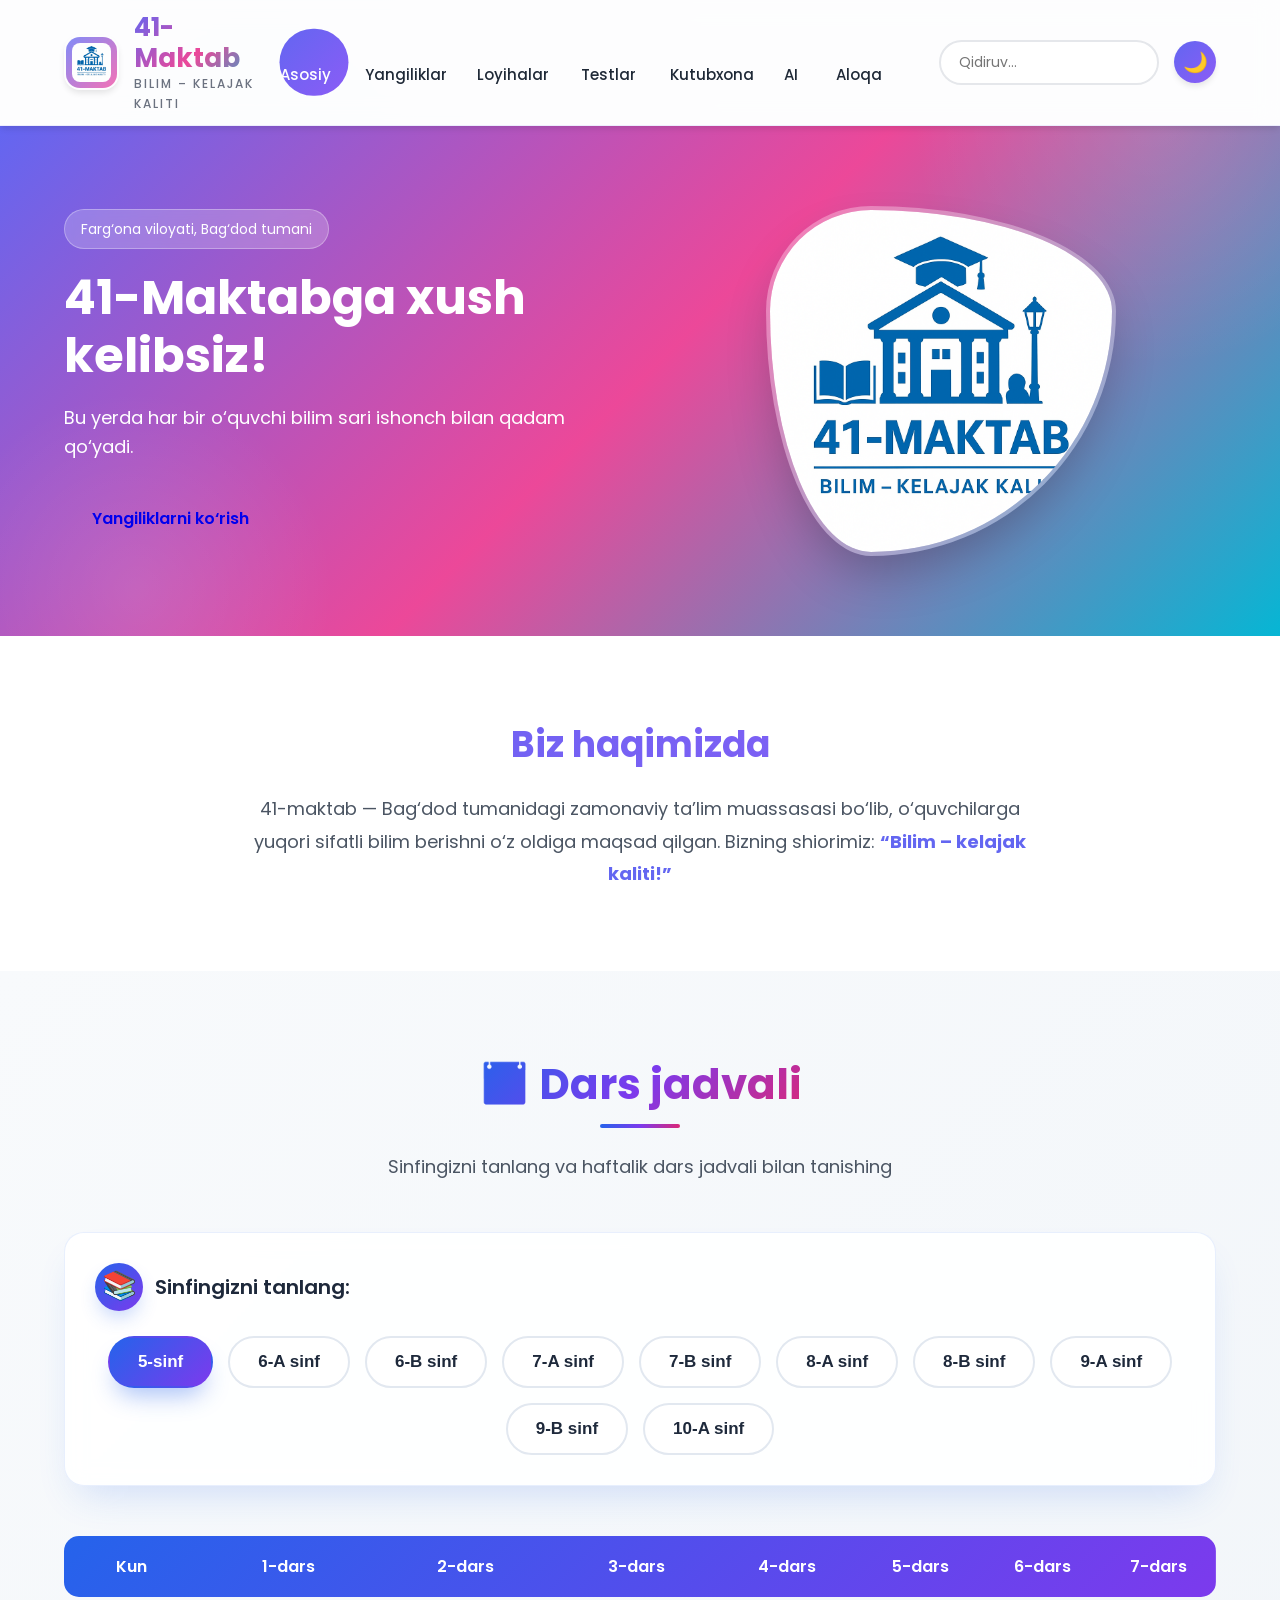
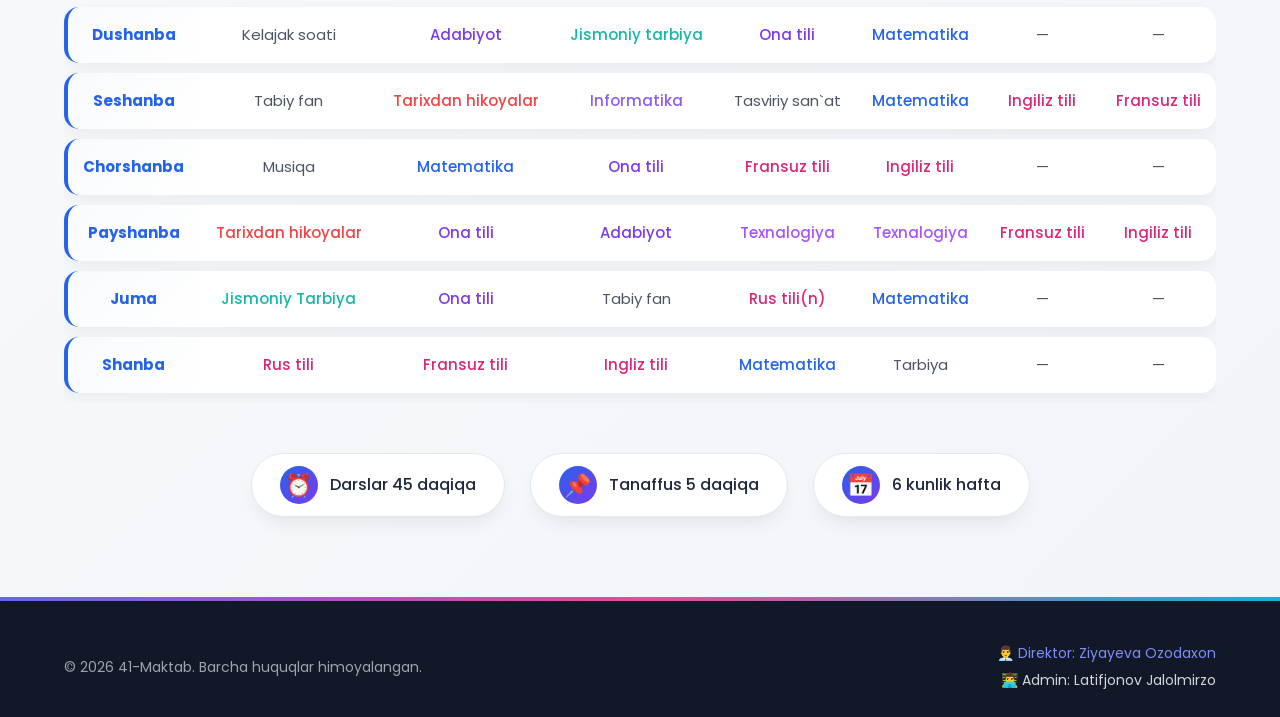
<file: index.html>
<!DOCTYPE html>
<html lang="uz">
<head>
  <meta charset="UTF-8">
  <meta name="viewport" content="width=device-width, initial-scale=1.0">
  <title>41-Maktab | Bosh sahifa</title>
  <link rel="stylesheet" href="css/style.css">
  <link rel="icon" type="image/png" href="images/logo.png">
      <link href="https://fonts.googleapis.com/css2?family=Poppins:wght@300;400;500;600;700&display=swap" rel="stylesheet">
</head>
<body>

  <!-- HEADER -->
  <header class="header">
    <div class="container header-inner">
      <div class="logo">
        <img src="images/logo.png" alt="41-maktab logotipi" width="50" height="50">
        <div class="brand">
          <h1>41-Maktab</h1>
          <p>Bilim – kelajak kaliti</p>
        </div>
      </div>
      <nav class="nav">
        <ul>
          <li><a href="index.html" class="active" aria-current="page">Asosiy</a></li>
          <li><a href="yangiliklar.html">Yangiliklar</a></li>
          <li><a href="loyihalar.html">Loyihalar</a></li>
          <li><a href="testlar.html">Testlar</a></li>
          <li><a href="kutubxona.html">Kutubxona</a></li>
          <li><a href="ai.html">AI</a></li>
          <li><a href="aloqa.html">Aloqa</a></li>
        </ul>
      </nav>

      <!-- 🔍 Qidiruv va 🌙 Dark Mode tugmalari -->
      <div class="nav-tools">
        <input type="text" id="search-input" placeholder="Qidiruv..." class="search-box" aria-label="Sayt bo'yicha qidiruv">
        <button id="dark-mode-toggle" class="dark-btn" aria-label="Qorong'u rejimni yoqish/o'chirish">🌙</button>
      </div>
    </div>
  </header>

  <!-- MAIN content area -->
  <main>
    <!-- HERO / BANNER -->
    <section class="hero">
      <div class="container hero-content">
        <div class="hero-text">
          <p class="hero-location">Farg‘ona viloyati, Bag‘dod tumani</p>
          <h1>41-Maktabga xush kelibsiz!</h1>
          <p>Bu yerda har bir o‘quvchi bilim sari ishonch bilan qadam qo‘yadi.</p>
          <a href="yangiliklar.html" class="btn">Yangiliklarni ko‘rish</a>
        </div>
        <div class="hero-img">
          <!-- Hero sectiondagi rasmni maktab binosi yoki o'quvchilar rasmi bilan almashtirish tavsiya etiladi -->
          <img src="images/logo.png" alt="Maktab logotipi" width="300" height="300">
        </div>
      </div>
    </section>

    <!-- ABOUT SECTION -->
    <section class="about">
      <div class="container">
        <h2>Biz haqimizda</h2>
        <p>
          41-maktab — Bag‘dod tumanidagi zamonaviy ta’lim muassasasi bo‘lib, 
          o‘quvchilarga yuqori sifatli bilim berishni o‘z oldiga maqsad qilgan. 
          Bizning shiorimiz: <strong>“Bilim – kelajak kaliti!”</strong>
        </p>
      </div>
    </section>

<!-- 📋 DARS JADVALI -->
<section class="schedule" id="jadval">
  <div class="container">
    <div class="section-header">
      <h2 class="section-title">📅 Dars jadvali</h2>
      <p class="section-description">Sinfingizni tanlang va haftalik dars jadvali bilan tanishing</p>
    </div>

<!-- Sinf tanlash -->
<div class="class-selector">
  <div class="selector-label">
    <span class="label-icon">📚</span>
    <span>Sinfingizni tanlang:</span>
  </div>
  
  <div class="class-buttons">
    <button class="class-btn active" data-class="5" onclick="showSchedule('5')">5-sinf</button>
    <button class="class-btn" data-class="6a" onclick="showSchedule('6a')">6-A sinf</button>
    <button class="class-btn" data-class="6b" onclick="showSchedule('6b')">6-B sinf</button>
    <button class="class-btn" data-class="7a" onclick="showSchedule('7a')">7-A sinf</button>
    <button class="class-btn" data-class="7b" onclick="showSchedule('7b')">7-B sinf</button>
    <button class="class-btn" data-class="8a" onclick="showSchedule('8a')">8-A sinf</button>
    <button class="class-btn" data-class="8b" onclick="showSchedule('8b')">8-B sinf</button>
    <button class="class-btn" data-class="9a" onclick="showSchedule('9a')">9-A sinf</button>
    <button class="class-btn" data-class="9b" onclick="showSchedule('9b')">9-B sinf</button>
    <button class="class-btn" data-class="10a" onclick="showSchedule('10a')">10-A sinf</button>
  </div>
</div>

    <!-- Jadval konteyneri -->
    <div class="schedule-container" id="schedule-container">
      <!-- Jadval shu yerga yuklanadi -->
    </div>

    <!-- Qo'shimcha ma'lumot -->
    <div class="schedule-footer">
      <div class="info-item">
        <span class="info-icon">⏰</span>
        <span>Darslar 45 daqiqa</span>
      </div>
      <div class="info-item">
        <span class="info-icon">📌</span>
        <span>Tanaffus 5 daqiqa</span>
      </div>
      <div class="info-item">
        <span class="info-icon">📅</span>
        <span>6 kunlik hafta</span>
      </div>
    </div>
  </div>
</section>

  <!-- FOOTER -->
  <footer class="footer">
    <div class="container footer-inner">
      <p>© 2026 41-Maktab. Barcha huquqlar himoyalangan.</p>
      <address>
        <p>👨‍💼 Direktor: Ziyayeva Ozodaxon</p>
        <p>👨‍💻 Admin: Latifjonov Jalolmirzo</p>
      </address>
    </div>
  </footer>

  <script src="js/main.js"></script>
</body>
</html>
</file>
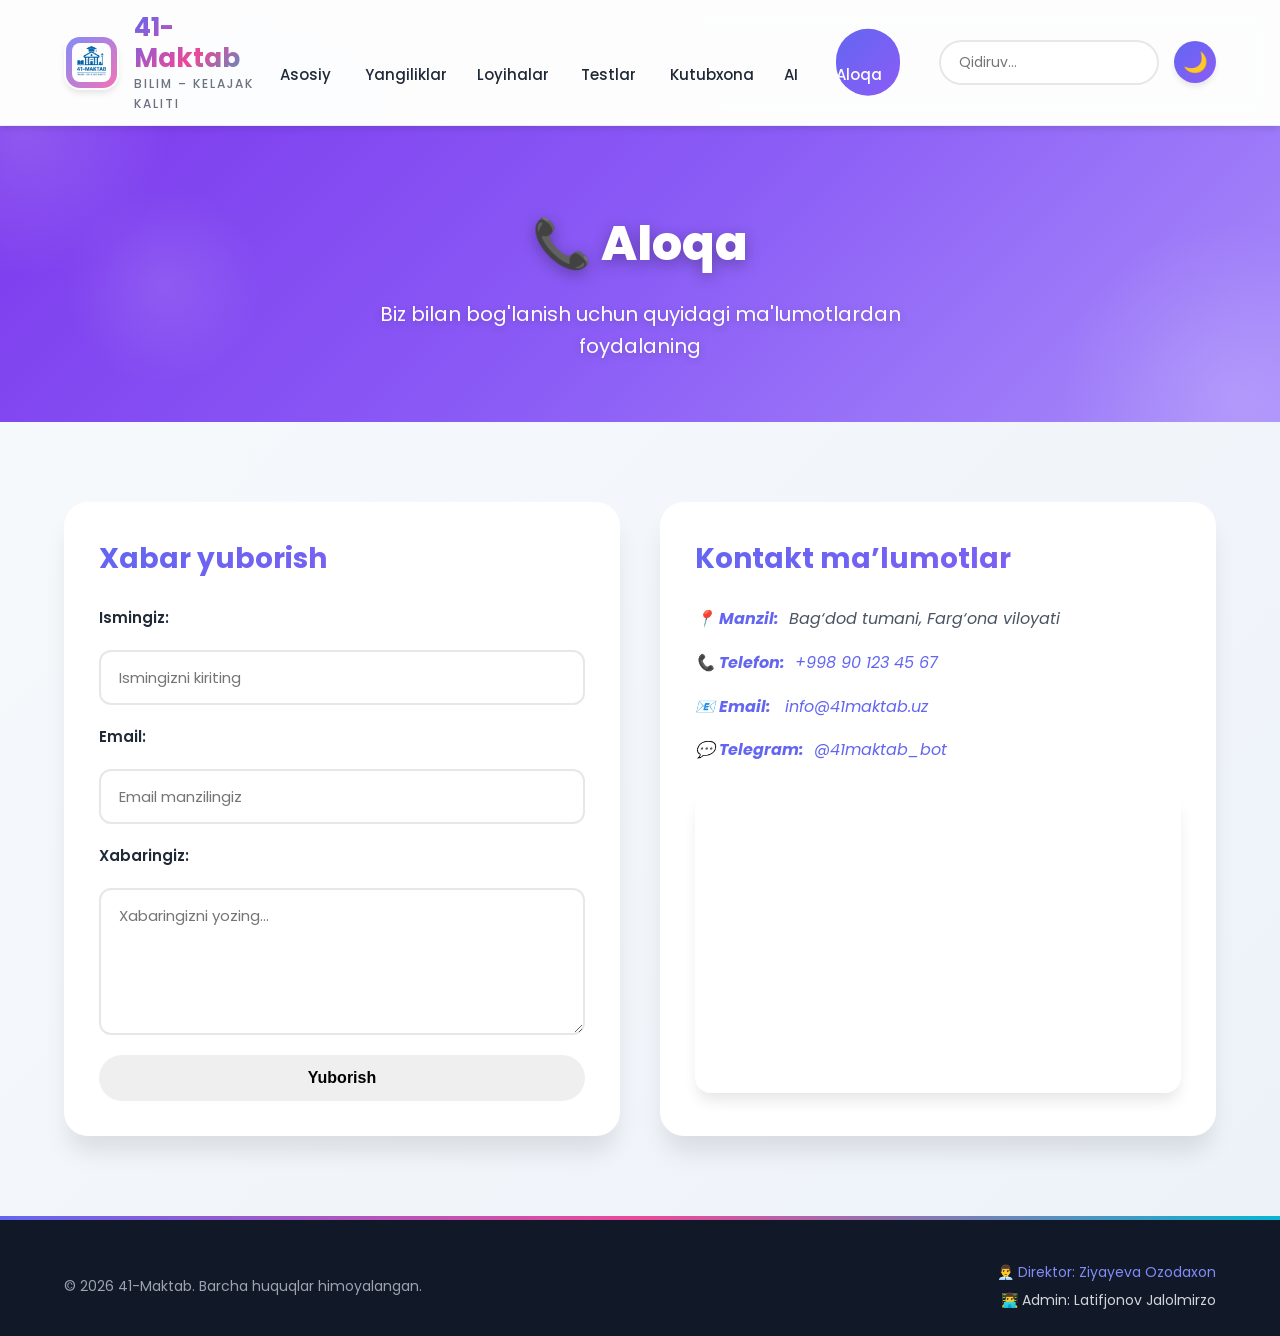
<file: aloqa.html>
<!DOCTYPE html>
<html lang="uz">
<head>
  <meta charset="UTF-8">
  <meta name="viewport" content="width=device-width, initial-scale=1.0">
  <title>Aloqa | 41-Maktab</title>
  <link rel="stylesheet" href="css/style.css">
  <link rel="icon" type="image/png" href="images/logo.png">
      <link href="https://fonts.googleapis.com/css2?family=Poppins:wght@300;400;500;600;700&display=swap" rel="stylesheet">
</head>
<body>

  <!-- HEADER -->
  <header class="header">
    <div class="container header-inner">
      <div class="logo">
        <img src="images/logo.png" alt="41-maktab logotipi" width="50" height="50"> <!-- width/height qo'shildi -->
        <div class="brand">
          <h1>41-Maktab</h1>
          <p>Bilim – kelajak kaliti</p>
        </div>
      </div>
      <nav class="nav">
        <ul>
          <li><a href="index.html">Asosiy</a></li>
          <li><a href="yangiliklar.html">Yangiliklar</a></li>
          <li><a href="loyihalar.html">Loyihalar</a></li>
          <li><a href="testlar.html">Testlar</a></li>
          <li><a href="kutubxona.html">Kutubxona</a></li>
          <li><a href="ai.html">AI</a></li>
          <li><a href="aloqa.html" class="active" aria-current="page">Aloqa</a></li> <!-- aria-current qo'shildi -->
        </ul>
      </nav>

      <!-- 🔍 Qidiruv va 🌙 Dark Mode tugmalari (boshqa sahifalar bilan izchillik uchun qo'shildi) -->
      <div class="nav-tools">
        <input type="text" id="search-input" placeholder="Qidiruv..." class="search-box" aria-label="Sayt bo'yicha qidiruv">
        <button id="dark-mode-toggle" class="dark-btn" aria-label="Qorong'u rejimni yoqish/o'chirish">🌙</button>
      </div>
    </div>
  </header>

<!-- PAGE TITLE -->
<section class="page-title contact-title">
  <div class="container">
    <h1>📞 Aloqa</h1>
    <p>Biz bilan bog'lanish uchun quyidagi ma'lumotlardan foydalaning</p>
  </div>
  <div class="floating-element"></div>
</section>

    <!-- CONTACT SECTION -->
    <section class="contact">
      <div class="container contact-grid">

        <!-- FORM -->
        <div class="contact-form">
          <h2>Xabar yuborish</h2>
          <form action="#" method="post"> <!-- 'action' atributini serverdagi formani qabul qiluvchi URL bilan almashtiring -->
            <label for="name">Ismingiz:</label>
            <input type="text" id="name" name="name" placeholder="Ismingizni kiriting" required autocomplete="name"> <!-- autocomplete qo'shildi -->

            <label for="email">Email:</label>
            <input type="email" id="email" name="email" placeholder="Email manzilingiz" required autocomplete="email"> <!-- autocomplete qo'shildi -->

            <label for="message">Xabaringiz:</label>
            <textarea id="message" name="message" rows="5" placeholder="Xabaringizni yozing..." required></textarea>

            <button type="submit" class="btn">Yuborish</button>
          </form>
        </div>

        <!-- CONTACT INFO -->
        <div class="contact-info">
          <h2>Kontakt ma’lumotlar</h2>
          <address> <!-- Kontakt ma'lumotlari uchun address tegi -->
            <ul>
              <li><strong>📍 Manzil:</strong> Bag‘dod tumani, Farg‘ona viloyati</li>
              <li><strong>📞 Telefon:</strong> <a href="tel:+998901234567">+998 90 123 45 67</a></li> <!-- tel: sxemasi qo'shildi -->
              <li><strong>📧 Email:</strong> <a href="mailto:info@41maktab.uz">info@41maktab.uz</a></li> <!-- mailto: sxemasi qo'shildi -->
              <li><strong>💬 Telegram:</strong> <a href="https://t.me/maktabJalolmirzo_bot" target="_blank" rel="noopener noreferrer">@41maktab_bot</a></li> <!-- rel qo'shildi -->
            </ul>
          </address>

          <div class="map">
            <iframe
              src="https://www.google.com/maps/embed?pb=!1m18!1m12!1m3!1d2413.5379468170795!2d71.16689857494292!3d40.50378335033805!2m3!1f0!2f0!3f0!3m2!1i1024!2i768!4f13.1!3m3!1m2!1s0x38bafdaee371d387%3A0x98c04a9ccbc2e10f!2zNDEt0LzQsNC60YLQsNCx!5e1!3m2!1sru!2s!4v1773357426934!5m2!1sru!2s"
              width="600" 
              height="450" 
              style="border:0; border-radius: 8px; width: 100%;" 
              allowfullscreen="" 
              loading="lazy" 
              referrerpolicy="no-referrer-when-downgrade"
              title="41-maktab joylashuvi">
            </iframe>
          </div>
        </div>

      </div>
    </section>
  </main> <!-- MAIN tugashi -->

  <!-- FOOTER -->
  <footer class="footer">
    <div class="container footer-inner">
      <p>© 2026 41-Maktab. Barcha huquqlar himoyalangan.</p>
      <address> <!-- <address> tegi ishlatildi -->
        <p>👨‍💼 Direktor: Ziyayeva Ozodaxon</p>
        <p>👨‍💻 Admin: Latifjonov Jalolmirzo</p>
      </address>
    </div>
  </footer>

  <script src="js/main.js"></script>
</body>
</html>
</file>
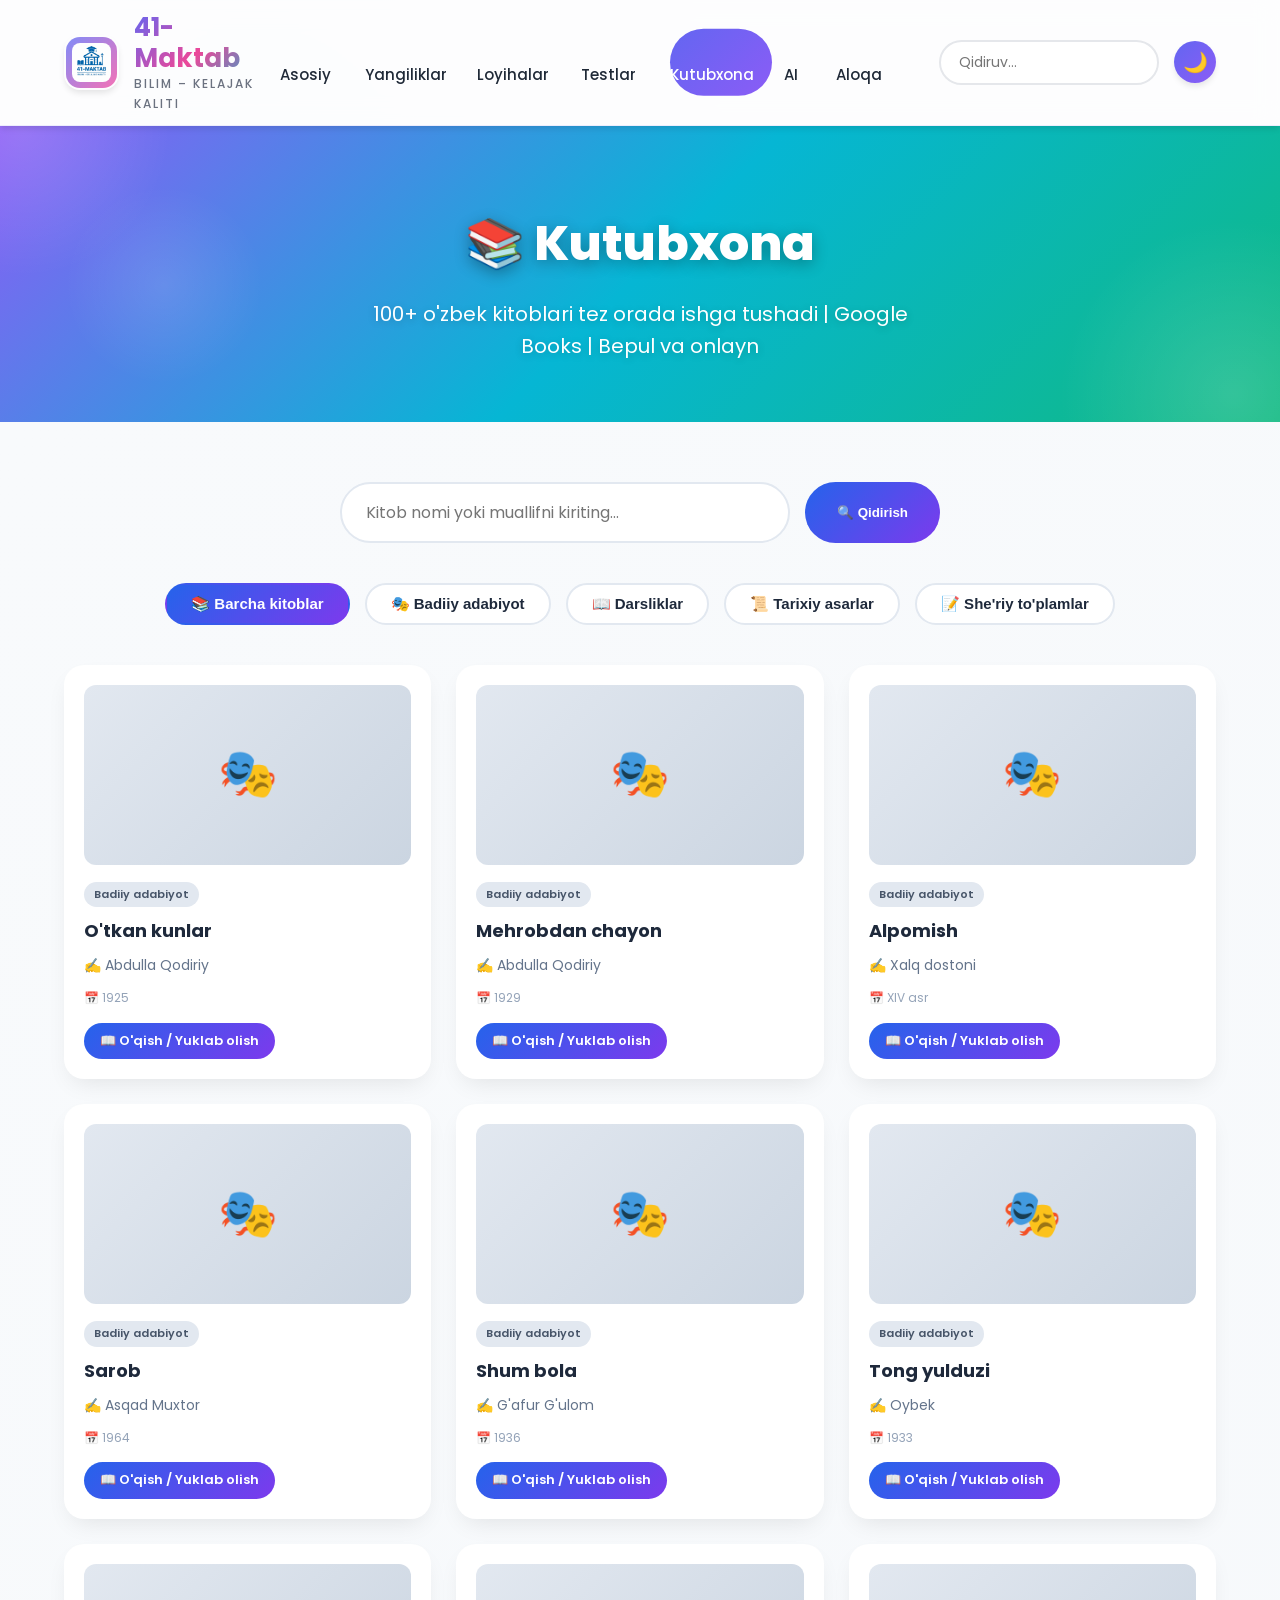
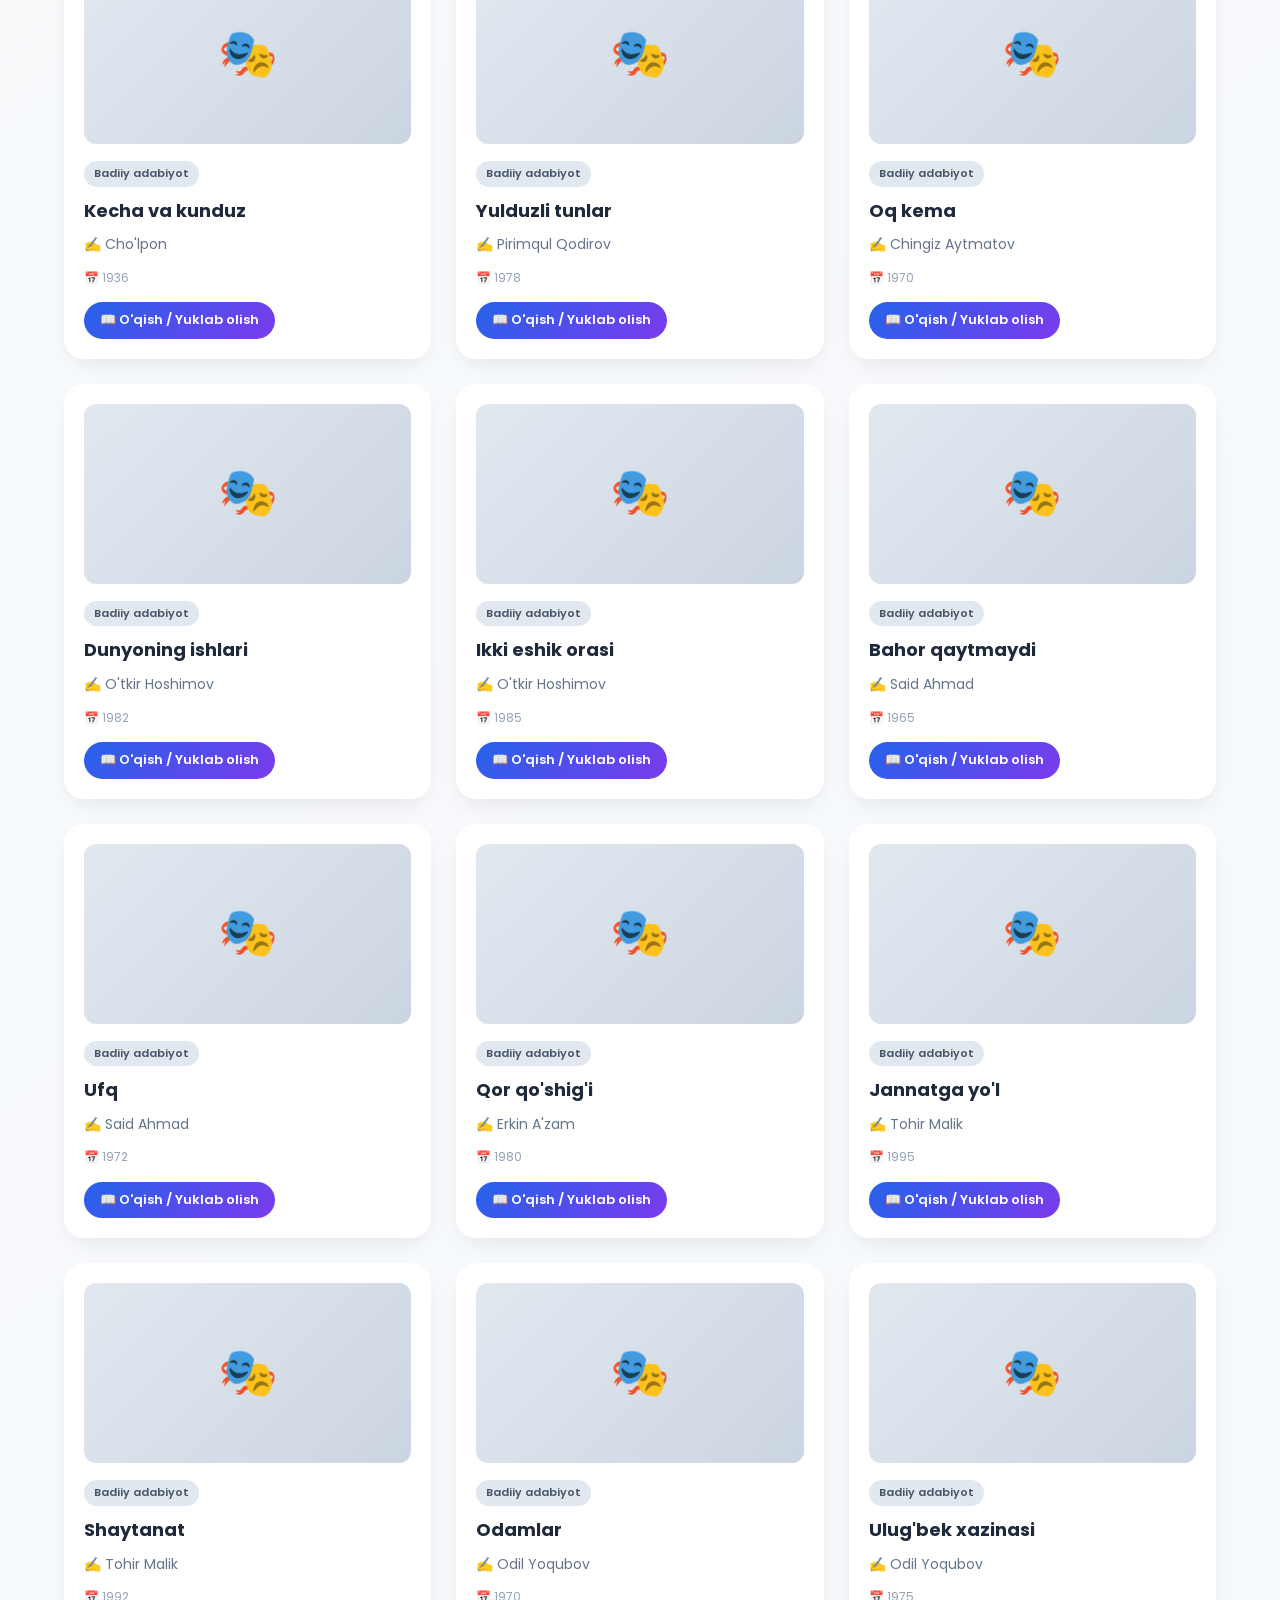
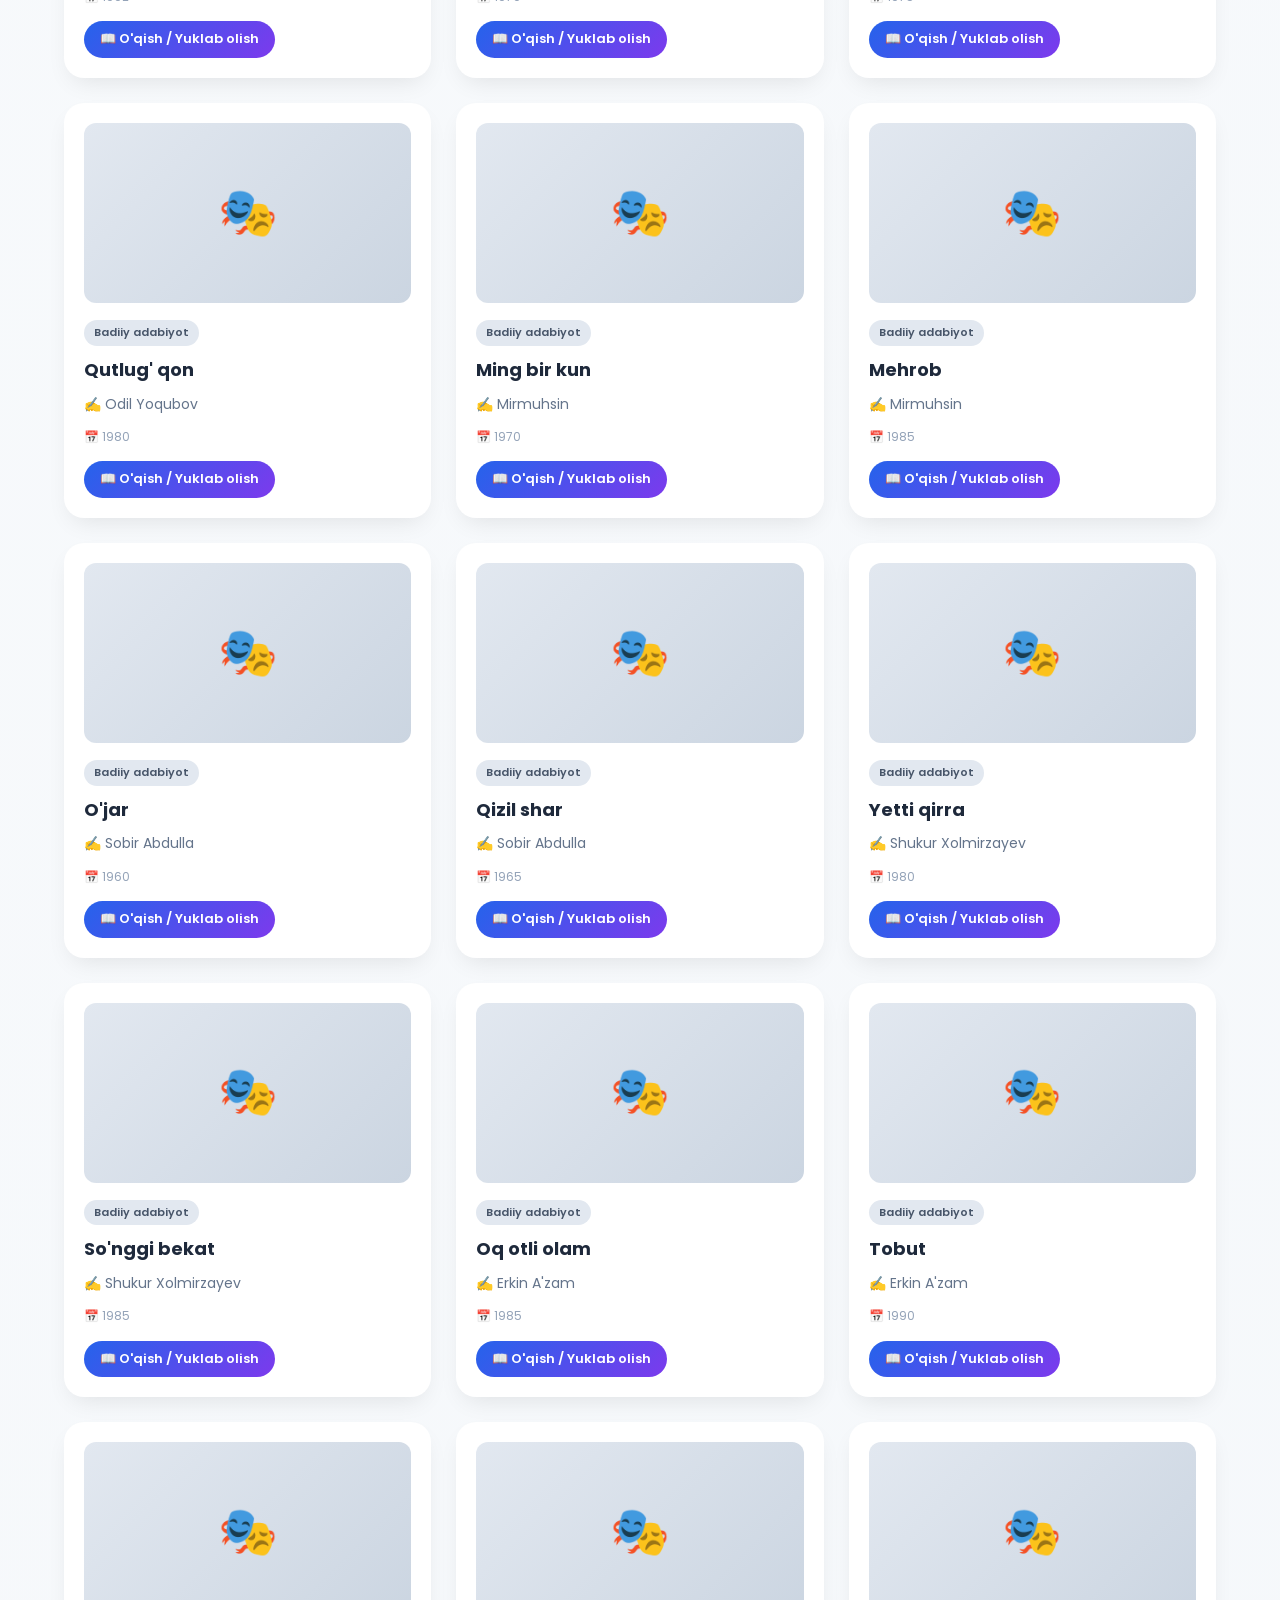
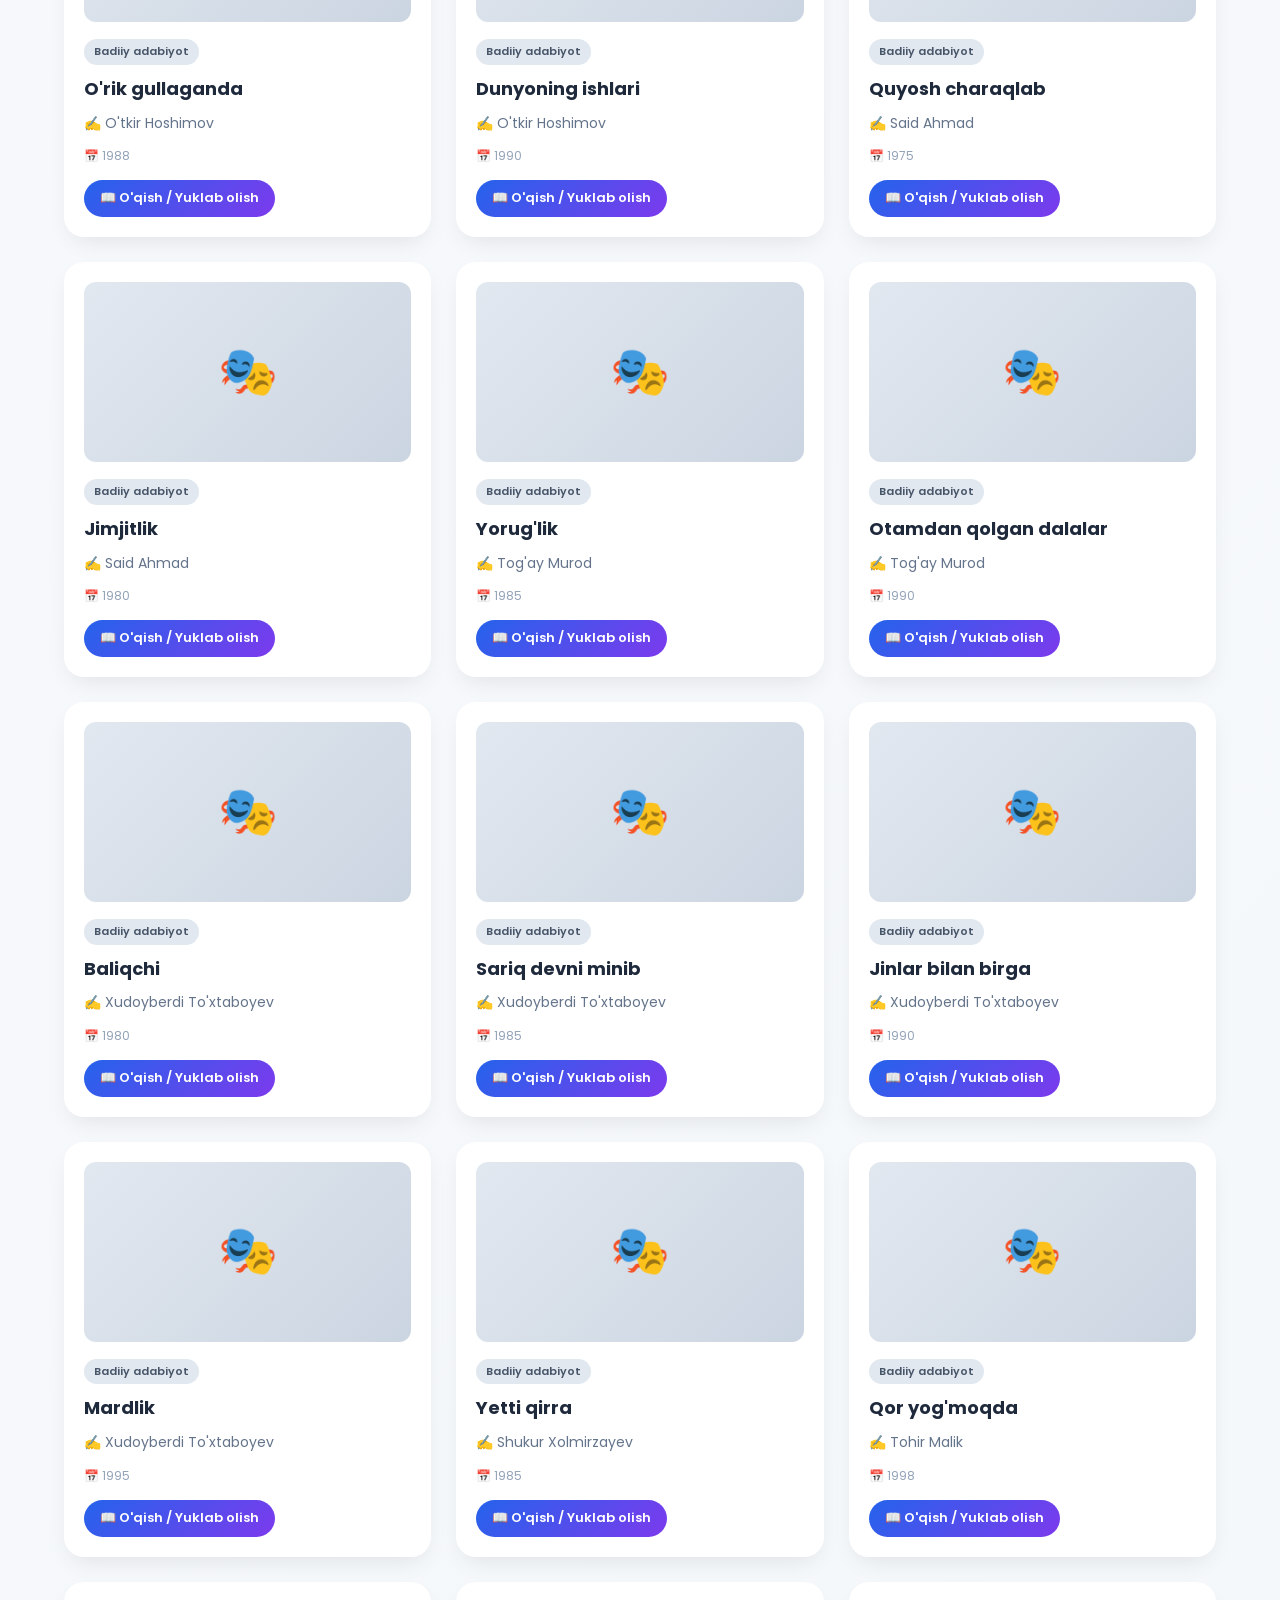
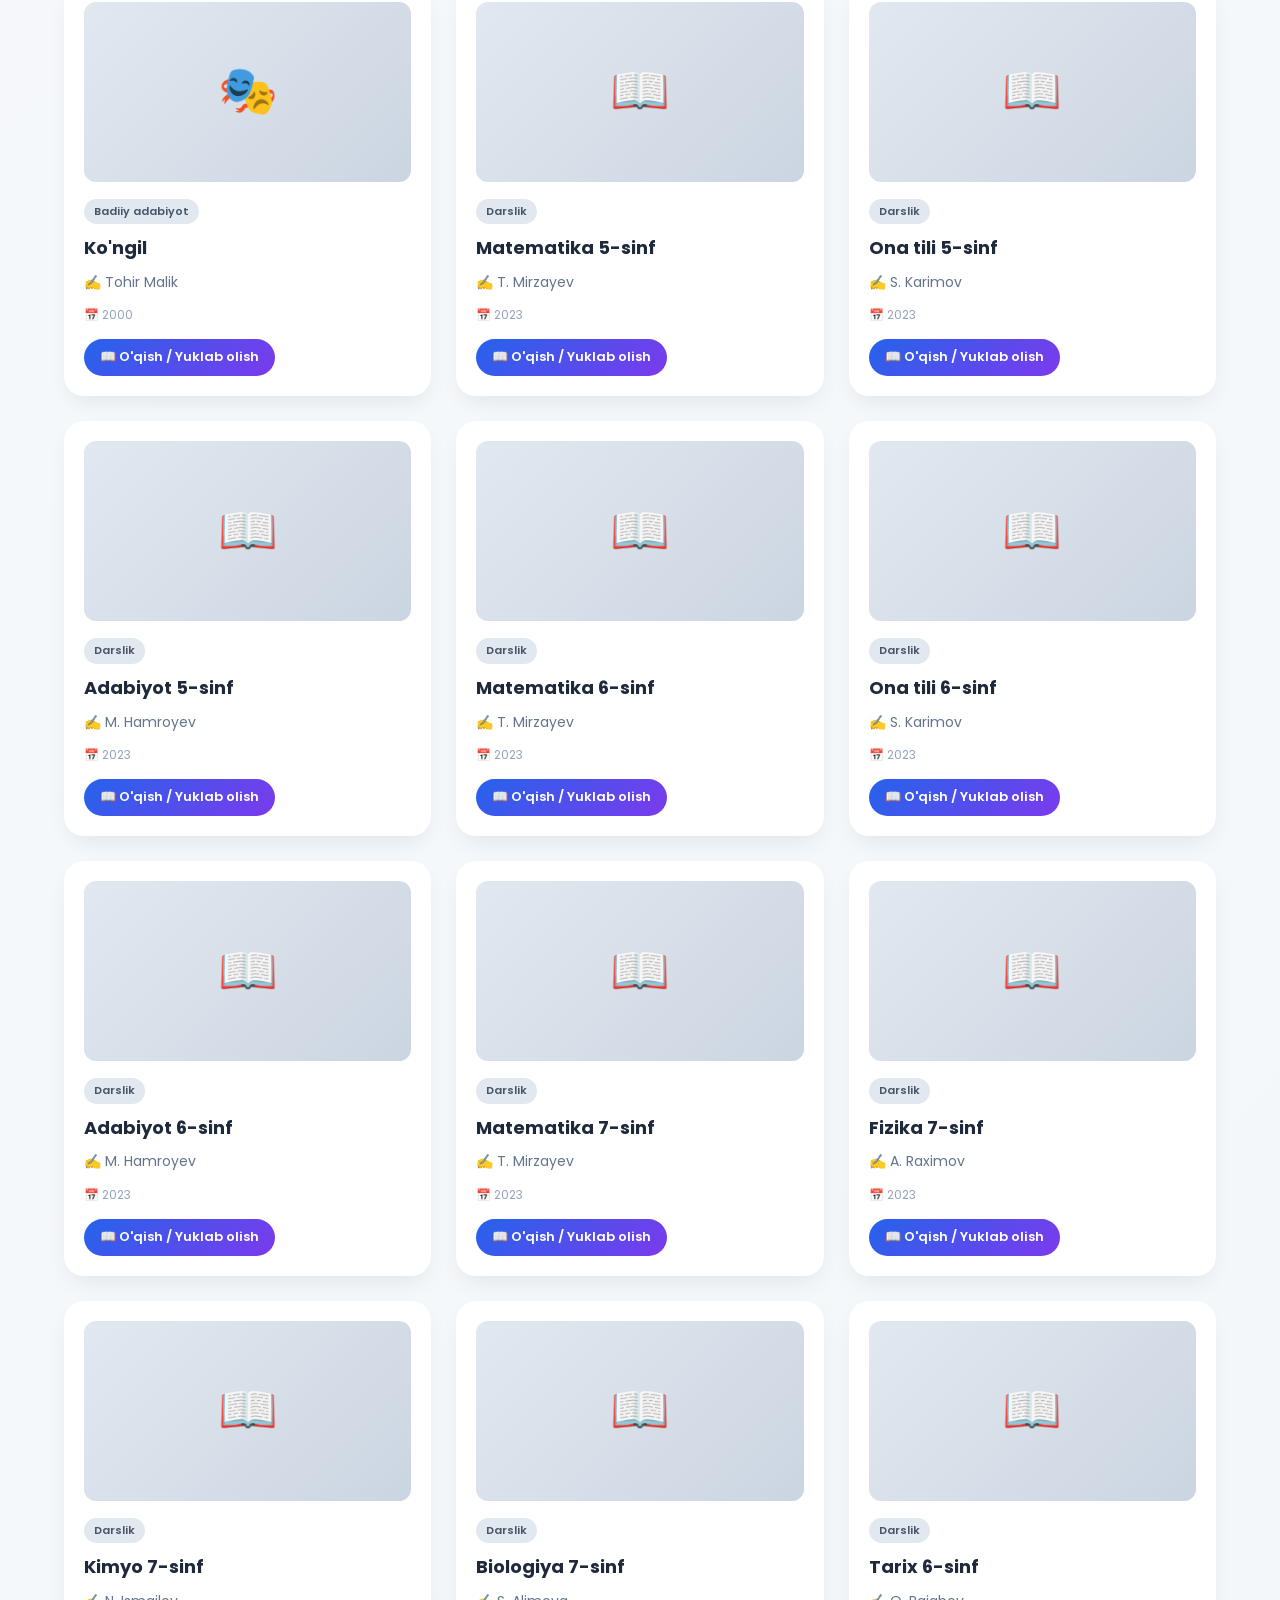
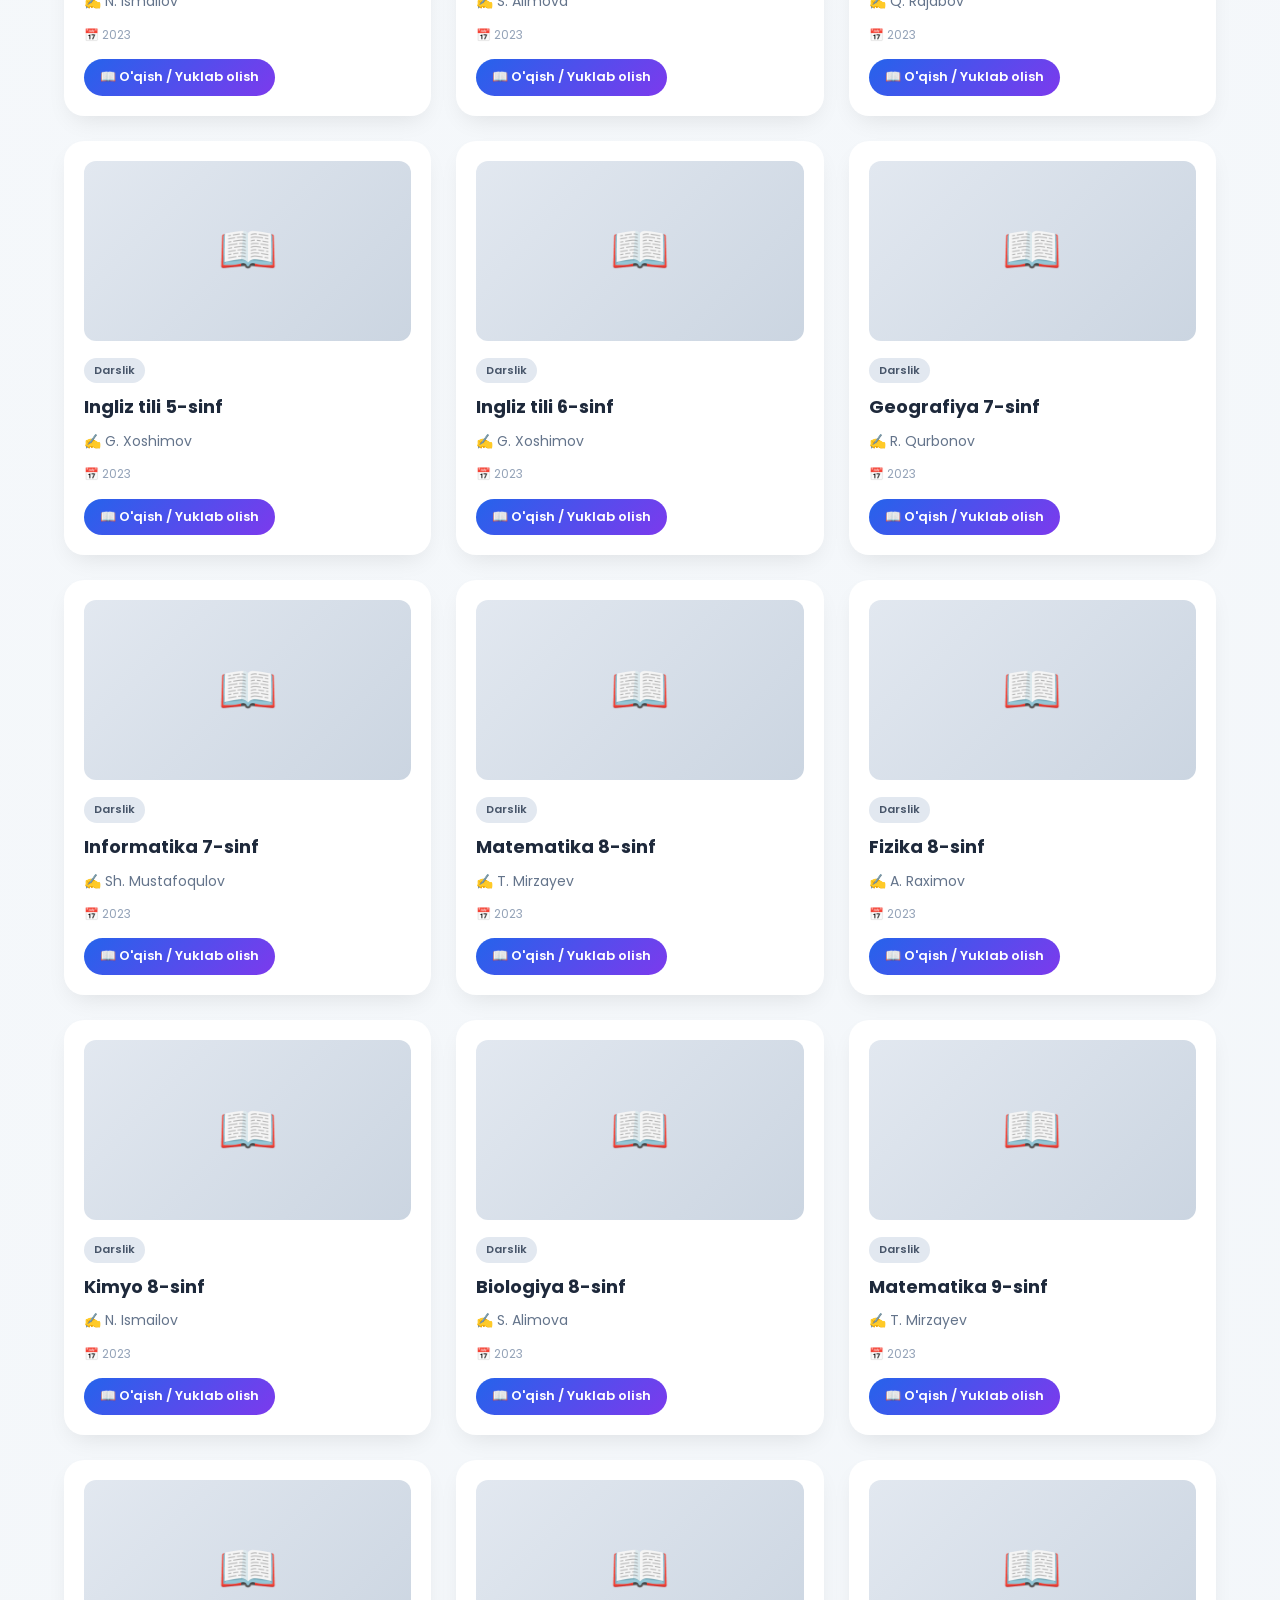
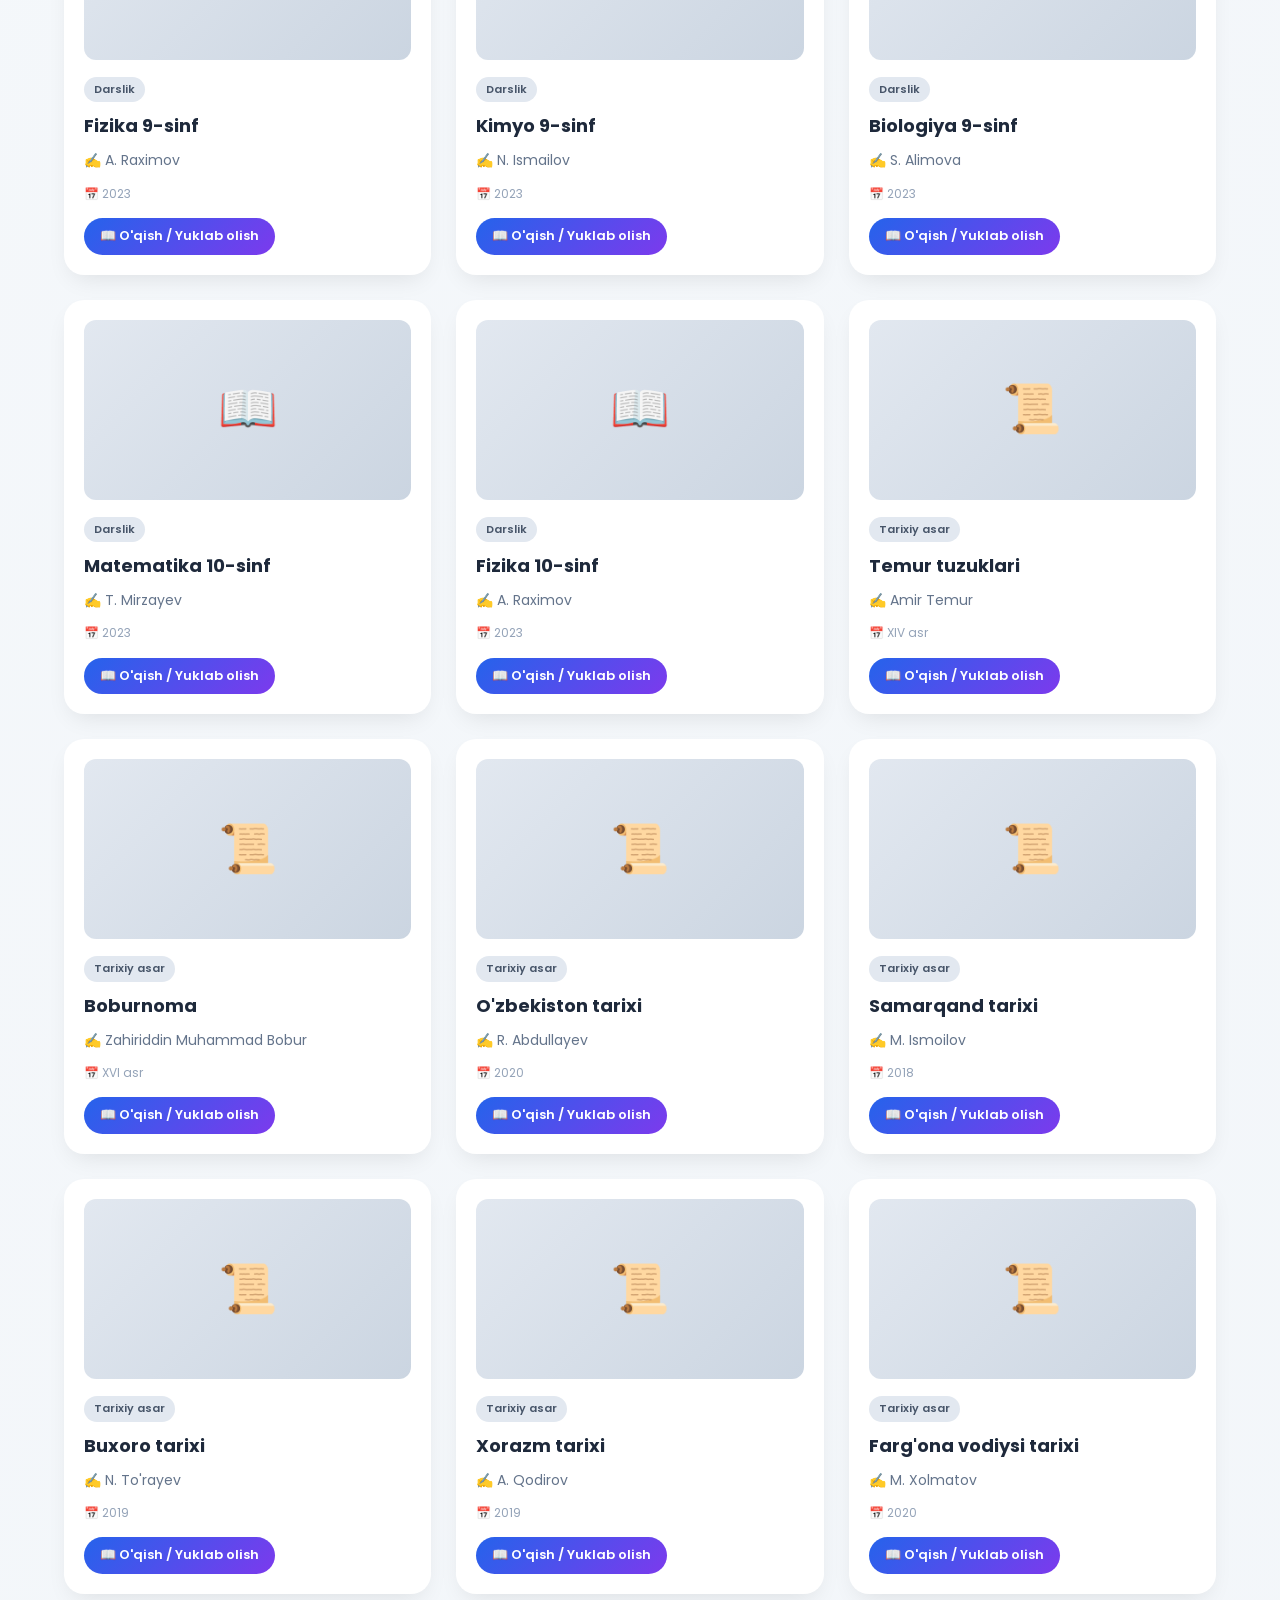
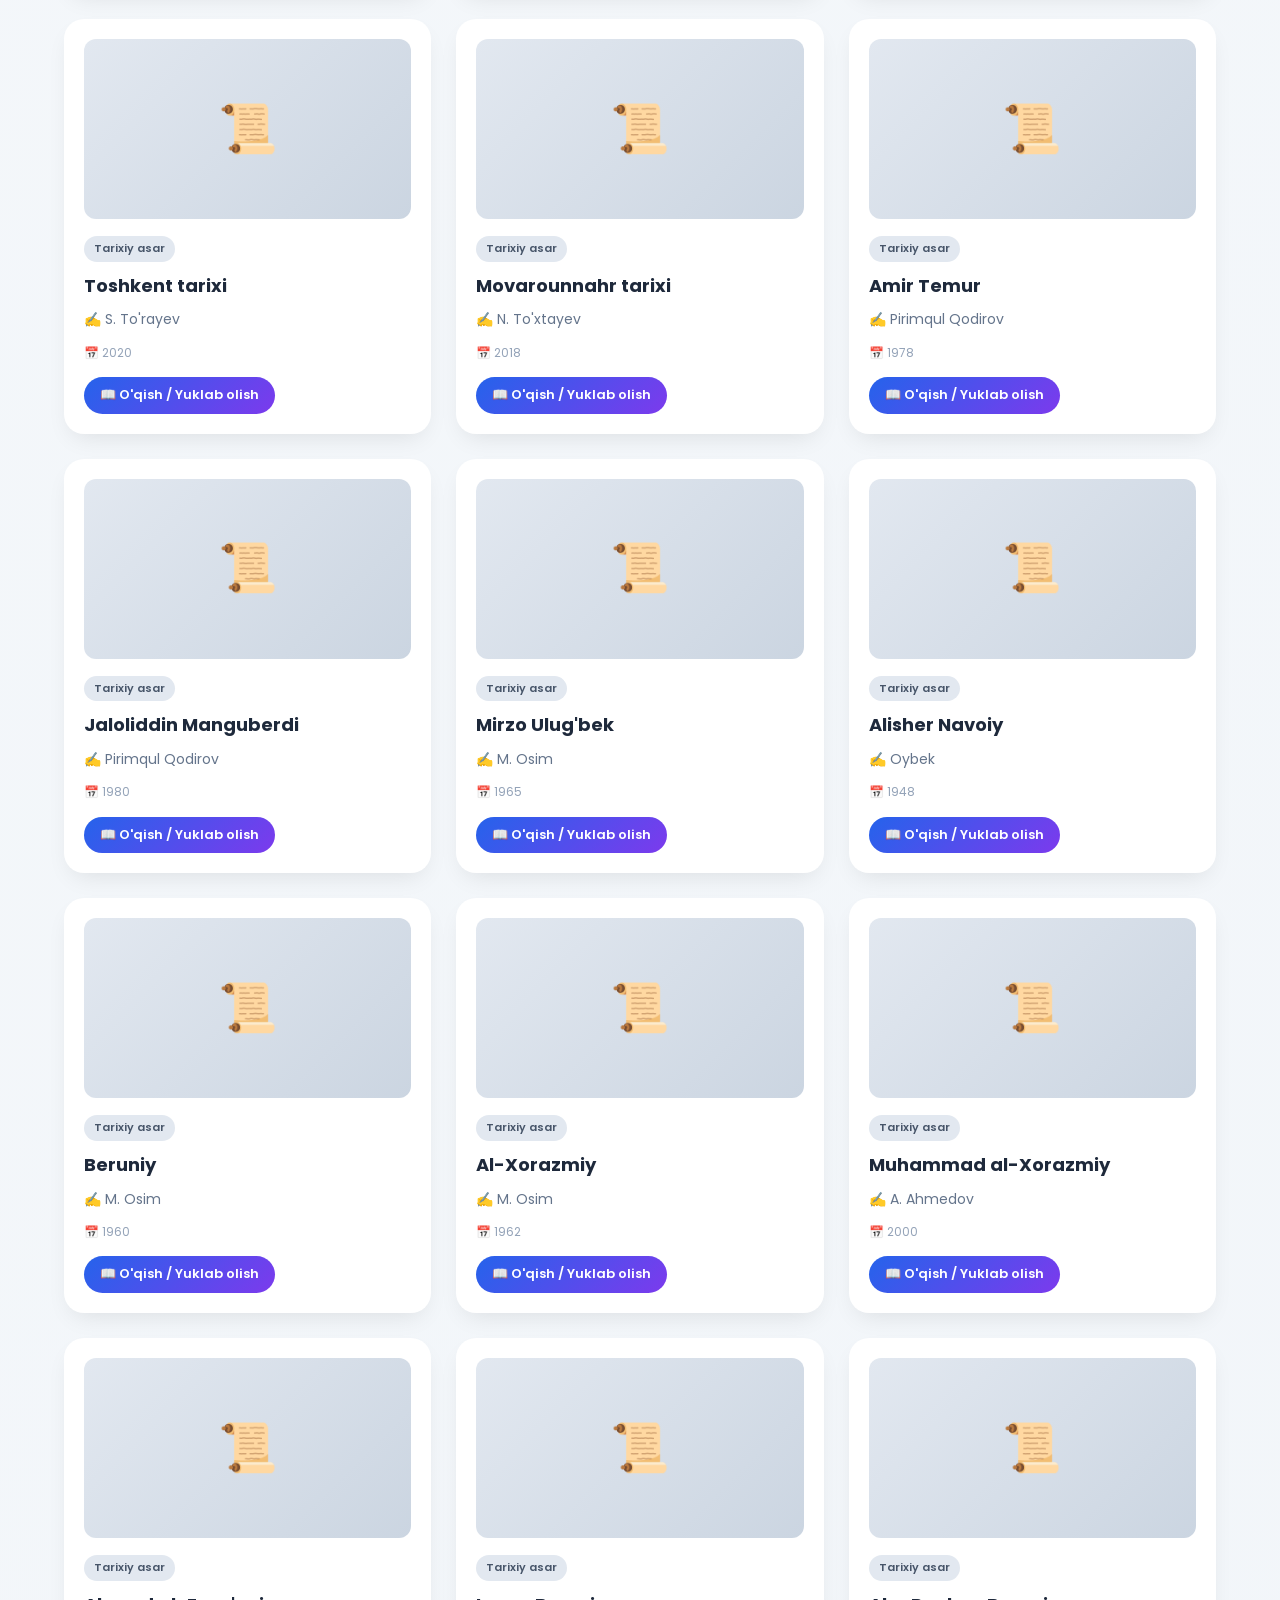
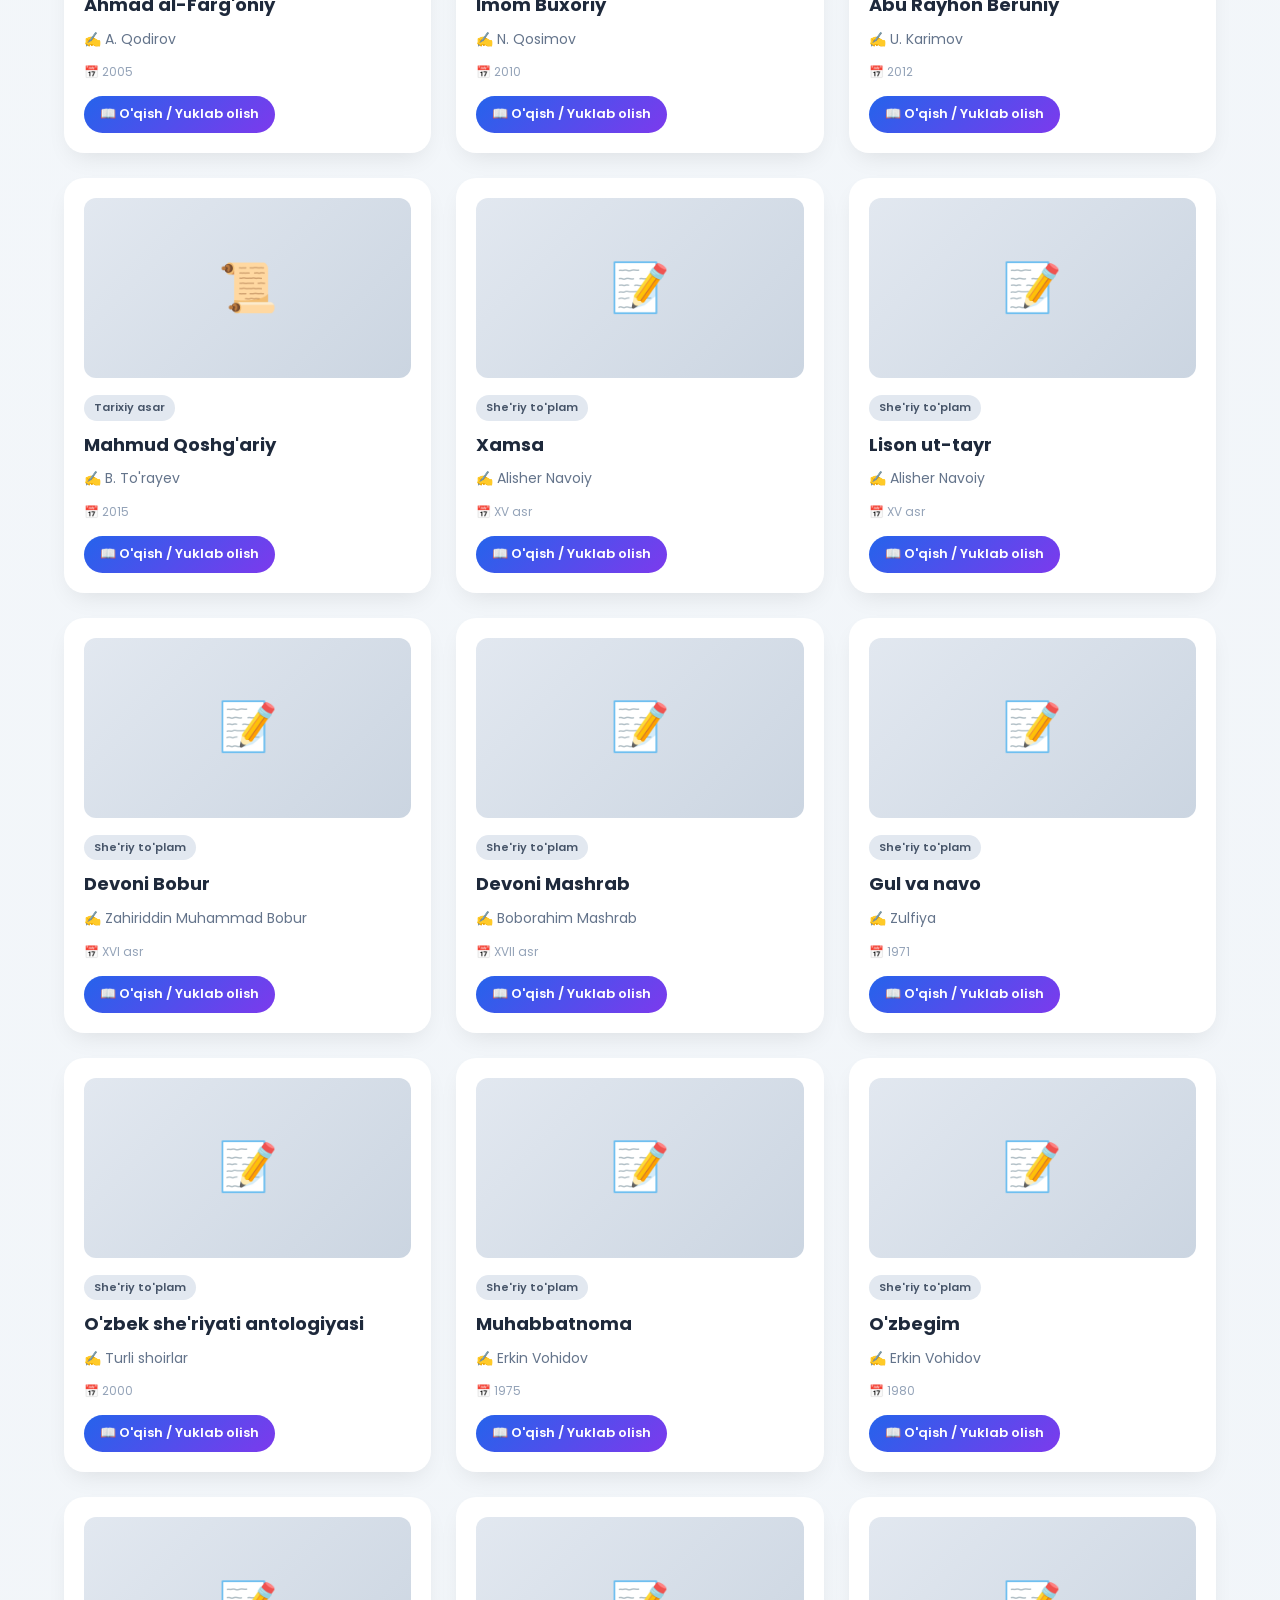
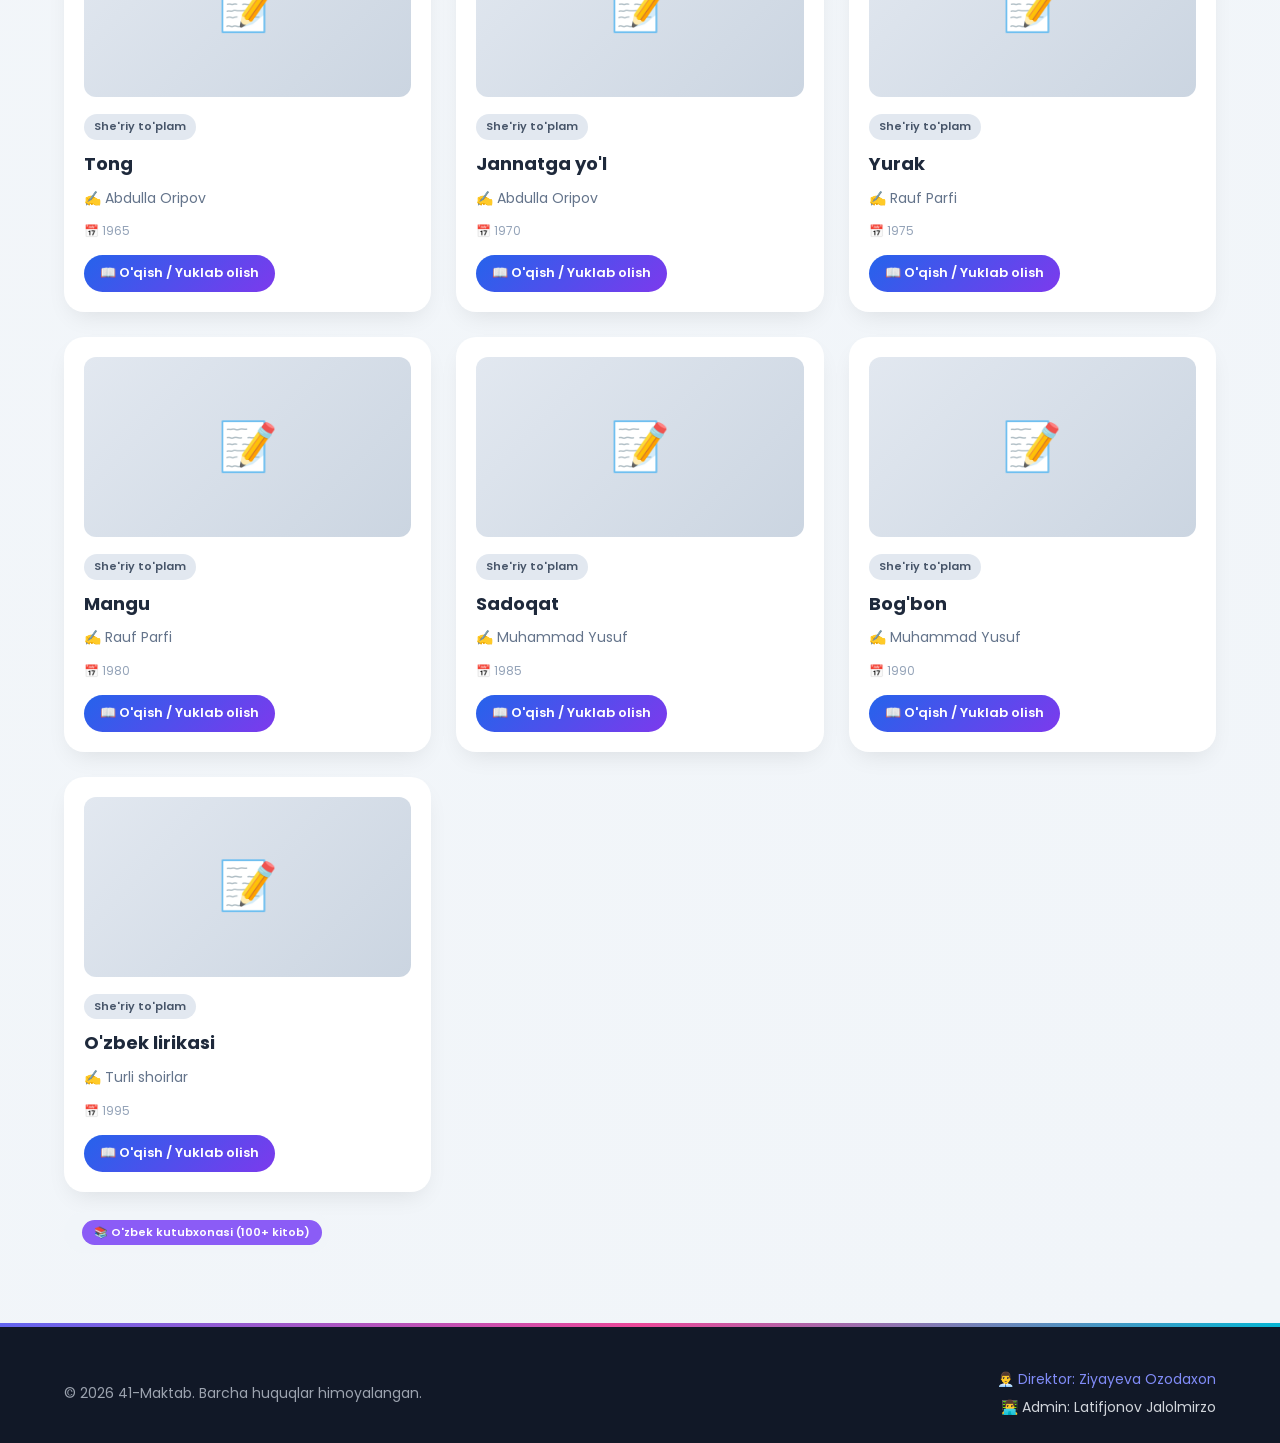
<file: kutubxona.html>
<!DOCTYPE html>
<html lang="uz">
<head>
  <meta charset="UTF-8">
  <meta name="viewport" content="width=device-width, initial-scale=1.0">
  <title>Kutubxona | 41-Maktab</title>
  <link rel="stylesheet" href="css/style.css">
  <link rel="icon" type="image/png" href="images/logo.png">
  <link href="https://fonts.googleapis.com/css2?family=Poppins:wght@300;400;500;600;700;800&display=swap" rel="stylesheet">
  <style>
    .library-section { padding: 60px 0; background: linear-gradient(135deg, #f8fafc 0%, #f1f5f9 100%); min-height: 80vh; }
    .search-container { max-width: 600px; margin: 0 auto 40px; display: flex; gap: 15px; }
    .search-container input { flex: 1; padding: 16px 24px; border: 2px solid #e2e8f0; border-radius: 50px; font-size: 16px; background: white; }
    .search-container input:focus { outline: none; border-color: #2563eb; box-shadow: 0 0 0 4px rgba(37,99,235,0.1); }
    .search-container button { background: linear-gradient(135deg, #2563eb, #7c3aed); color: white; border: none; padding: 0 32px; border-radius: 50px; font-weight: 600; cursor: pointer; transition: all 0.3s ease; }
    .search-container button:hover { transform: translateY(-2px); box-shadow: 0 10px 20px -5px rgba(37,99,235,0.4); }
    .category-tabs { display: flex; justify-content: center; gap: 15px; margin-bottom: 40px; flex-wrap: wrap; }
    .category-tab { background: white; border: 2px solid #e2e8f0; border-radius: 40px; padding: 10px 24px; font-size: 15px; font-weight: 600; color: #1e293b; cursor: pointer; transition: all 0.3s ease; }
    .category-tab.active { background: linear-gradient(135deg, #2563eb, #7c3aed); border-color: transparent; color: white; }
    .category-tab:hover:not(.active) { border-color: #2563eb; }
    .books-grid { display: grid; grid-template-columns: repeat(auto-fill, minmax(280px, 1fr)); gap: 25px; }
    .book-card { background: white; border-radius: 20px; padding: 20px; box-shadow: 0 10px 25px -8px rgba(0,0,0,0.1); transition: all 0.3s ease; cursor: pointer; }
    .book-card:hover { transform: translateY(-5px); box-shadow: 0 20px 30px -10px rgba(37,99,235,0.2); }
    .book-cover { width: 100%; height: 180px; background: linear-gradient(135deg, #e2e8f0, #cbd5e1); border-radius: 12px; display: flex; align-items: center; justify-content: center; font-size: 48px; margin-bottom: 15px; overflow: hidden; }
    .book-cover img { width: 100%; height: 100%; object-fit: cover; border-radius: 12px; }
    .book-badge { display: inline-block; background: #e2e8f0; padding: 4px 10px; border-radius: 20px; font-size: 11px; font-weight: 600; margin-bottom: 10px; color: #475569; }
    .book-title { font-size: 18px; font-weight: 700; color: #1e293b; margin-bottom: 8px; }
    .book-author { font-size: 14px; color: #64748b; margin-bottom: 12px; }
    .book-year { font-size: 12px; color: #94a3b8; margin-bottom: 15px; }
    .book-link { display: inline-block; background: linear-gradient(135deg, #2563eb, #7c3aed); color: white; padding: 8px 16px; border-radius: 30px; font-size: 13px; font-weight: 600; text-decoration: none; transition: all 0.3s ease; }
    .book-link:hover { transform: translateY(-2px); }
    .loading { text-align: center; padding: 60px; }
    .loading-spinner { width: 50px; height: 50px; border: 4px solid #e2e8f0; border-top-color: #2563eb; border-radius: 50%; animation: spin 1s linear infinite; margin: 0 auto 20px; }
    @keyframes spin { to { transform: rotate(360deg); } }
    .empty-state { text-align: center; padding: 60px; background: white; border-radius: 20px; }
    .empty-state-icon { font-size: 64px; margin-bottom: 20px; }
    .retry-btn { background: linear-gradient(135deg, #2563eb, #7c3aed); color: white; border: none; padding: 12px 24px; border-radius: 40px; font-weight: 600; cursor: pointer; margin-top: 20px; }
    .search-source { text-align: center; font-size: 12px; color: #64748b; margin-top: 20px; padding: 8px; background: #f1f5f9; border-radius: 20px; display: inline-block; width: auto; margin: 10px auto; }
    .source-badge { display: inline-block; padding: 4px 12px; border-radius: 20px; font-size: 11px; font-weight: 600; margin-left: 10px; }
    .source-google { background: #2563eb; color: white; }
    .source-local { background: #8b5cf6; color: white; }
    body.dark .library-section { background: linear-gradient(135deg, #0f172a, #1e293b); }
    body.dark .search-container input { background: #1e293b; border-color: #334155; color: #f1f5f9; }
    body.dark .category-tab { background: #1e293b; border-color: #334155; color: #f1f5f9; }
    body.dark .book-card { background: #1e293b; }
    body.dark .book-title { color: #f1f5f9; }
    body.dark .book-author, body.dark .book-year { color: #94a3b8; }
    body.dark .empty-state { background: #1e293b; }
    body.dark .book-badge { background: #334155; color: #cbd5e1; }
    body.dark .search-source { background: #1e293b; color: #94a3b8; }
    @media (max-width: 768px) { .search-container { flex-direction: column; } .search-container button { padding: 14px; } .books-grid { grid-template-columns: 1fr; } }
  </style>
</head>
<body>
  <header class="header">
    <div class="container header-inner">
      <div class="logo"><img src="images/logo.png" alt="41-maktab logotipi" width="50" height="50"><div class="brand"><h1>41-Maktab</h1><p>Bilim – kelajak kaliti</p></div></div>
      <nav class="nav"><ul><li><a href="index.html">Asosiy</a></li><li><a href="yangiliklar.html">Yangiliklar</a></li><li><a href="loyihalar.html">Loyihalar</a></li><li><a href="testlar.html">Testlar</a></li><li><a href="kutubxona.html" class="active">Kutubxona</a></li><li><a href="ai.html">AI</a></li><li><a href="aloqa.html">Aloqa</a></li></ul></nav>
      <div class="nav-tools"><input type="text" id="search-input" placeholder="Qidiruv..." class="search-box"><button id="dark-mode-toggle" class="dark-btn">🌙</button></div>
    </div>
  </header>
  <main>
    <section class="page-title library-title"><div class="container"><h1>📚 Kutubxona</h1><p>100+ o'zbek kitoblari tez orada  ishga tushadi | Google Books | Bepul va onlayn </p></div><div class="floating-element"></div></section>
    <section class="library-section">
      <div class="container">
        <div class="search-container"><input type="text" id="book-search" placeholder="Kitob nomi yoki muallifni kiriting..."><button onclick="searchBooks()">🔍 Qidirish</button></div>
        <div class="category-tabs"><button class="category-tab active" data-category="all" onclick="filterBooks('all')">📚 Barcha kitoblar</button><button class="category-tab" data-category="badiiy" onclick="filterBooks('badiiy')">🎭 Badiiy adabiyot</button><button class="category-tab" data-category="darslik" onclick="filterBooks('darslik')">📖 Darsliklar</button><button class="category-tab" data-category="tarixiy" onclick="filterBooks('tarixiy')">📜 Tarixiy asarlar</button><button class="category-tab" data-category="she'riy" onclick="filterBooks('she\'riy')">📝 She'riy to'plamlar</button></div>
        <div id="books-container" class="books-grid"><div class="loading"><div class="loading-spinner"></div><p>📚 O'zbek kitoblari yuklanmoqda...</p></div></div>
        <div id="search-source" class="search-source" style="text-align: center; margin-top: 20px;"></div>
      </div>
    </section>
  </main>
  <footer class="footer"><div class="container footer-inner"><p>© 2026 41-Maktab. Barcha huquqlar himoyalangan.</p><address><p>👨‍💼 Direktor: Ziyayeva Ozodaxon</p><p>👨‍💻 Admin: Latifjonov Jalolmirzo</p></address></div></footer>
  <script src="js/main.js"></script>
  <script>
    let allBooks = [];
    let currentCategory = 'all';
    
    // ========== 100+ O'ZBEK KITOBI ==========
    const uzbekBooks = [
      // === BADIIY ADABIYOT (1-40) ===
      { id: 1, title: "O'tkan kunlar", author: "Abdulla Qodiriy", year: "1925", link: "https://kitob.uz/kitob/otkan-kunlar", thumbnail: null, category: "badiiy" },
      { id: 2, title: "Mehrobdan chayon", author: "Abdulla Qodiriy", year: "1929", link: "https://kitob.uz/kitob/mehrobdan-chayon", thumbnail: null, category: "badiiy" },
      { id: 3, title: "Alpomish", author: "Xalq dostoni", year: "XIV asr", link: "https://kitob.uz/kitob/alpomish", thumbnail: null, category: "badiiy" },
      { id: 4, title: "Sarob", author: "Asqad Muxtor", year: "1964", link: "https://kitob.uz/kitob/sarob", thumbnail: null, category: "badiiy" },
      { id: 5, title: "Shum bola", author: "G'afur G'ulom", year: "1936", link: "https://kitob.uz/kitob/shum-bola", thumbnail: null, category: "badiiy" },
      { id: 6, title: "Tong yulduzi", author: "Oybek", year: "1933", link: "https://kitob.uz/kitob/tong-yulduzi", thumbnail: null, category: "badiiy" },
      { id: 7, title: "Kecha va kunduz", author: "Cho'lpon", year: "1936", link: "https://kitob.uz/kitob/kecha-va-kunduz", thumbnail: null, category: "badiiy" },
      { id: 8, title: "Yulduzli tunlar", author: "Pirimqul Qodirov", year: "1978", link: "https://kitob.uz/kitob/yulduzli-tunlar", thumbnail: null, category: "badiiy" },
      { id: 9, title: "Oq kema", author: "Chingiz Aytmatov", year: "1970", link: "https://kitob.uz/kitob/oq-kema", thumbnail: null, category: "badiiy" },
      { id: 10, title: "Dunyoning ishlari", author: "O'tkir Hoshimov", year: "1982", link: "https://kitob.uz/kitob/dunyoning-ishlari", thumbnail: null, category: "badiiy" },
      { id: 11, title: "Ikki eshik orasi", author: "O'tkir Hoshimov", year: "1985", link: "https://kitob.uz/kitob/ikki-eshek-orasi", thumbnail: null, category: "badiiy" },
      { id: 12, title: "Bahor qaytmaydi", author: "Said Ahmad", year: "1965", link: "https://kitob.uz/kitob/bahor-qaytmaydi", thumbnail: null, category: "badiiy" },
      { id: 13, title: "Ufq", author: "Said Ahmad", year: "1972", link: "https://kitob.uz/kitob/ufq", thumbnail: null, category: "badiiy" },
      { id: 14, title: "Qor qo'shig'i", author: "Erkin A'zam", year: "1980", link: "https://kitob.uz/kitob/qor-qoshigi", thumbnail: null, category: "badiiy" },
      { id: 15, title: "Jannatga yo'l", author: "Tohir Malik", year: "1995", link: "https://kitob.uz/kitob/jannatga-yol", thumbnail: null, category: "badiiy" },
      { id: 16, title: "Shaytanat", author: "Tohir Malik", year: "1992", link: "https://kitob.uz/kitob/shaytanat", thumbnail: null, category: "badiiy" },
      { id: 17, title: "Odamlar", author: "Odil Yoqubov", year: "1970", link: "https://kitob.uz/kitob/odamlar", thumbnail: null, category: "badiiy" },
      { id: 18, title: "Ulug'bek xazinasi", author: "Odil Yoqubov", year: "1975", link: "https://kitob.uz/kitob/ulugbek-xazinasi", thumbnail: null, category: "badiiy" },
      { id: 19, title: "Qutlug' qon", author: "Odil Yoqubov", year: "1980", link: "https://kitob.uz/kitob/qutlug-qon", thumbnail: null, category: "badiiy" },
      { id: 20, title: "Ming bir kun", author: "Mirmuhsin", year: "1970", link: "https://kitob.uz/kitob/ming-bir-kun", thumbnail: null, category: "badiiy" },
      { id: 21, title: "Mehrob", author: "Mirmuhsin", year: "1985", link: "https://kitob.uz/kitob/mehrob", thumbnail: null, category: "badiiy" },
      { id: 22, title: "O'jar", author: "Sobir Abdulla", year: "1960", link: "https://kitob.uz/kitob/ojar", thumbnail: null, category: "badiiy" },
      { id: 23, title: "Qizil shar", author: "Sobir Abdulla", year: "1965", link: "https://kitob.uz/kitob/qizil-shar", thumbnail: null, category: "badiiy" },
      { id: 24, title: "Yetti qirra", author: "Shukur Xolmirzayev", year: "1980", link: "https://kitob.uz/kitob/yetti-qirra", thumbnail: null, category: "badiiy" },
      { id: 25, title: "So'nggi bekat", author: "Shukur Xolmirzayev", year: "1985", link: "https://kitob.uz/kitob/songgi-bekat", thumbnail: null, category: "badiiy" },
      { id: 26, title: "Oq otli olam", author: "Erkin A'zam", year: "1985", link: "https://kitob.uz/kitob/oq-otli-olam", thumbnail: null, category: "badiiy" },
      { id: 27, title: "Tobut", author: "Erkin A'zam", year: "1990", link: "https://kitob.uz/kitob/tobut", thumbnail: null, category: "badiiy" },
      { id: 28, title: "O'rik gullaganda", author: "O'tkir Hoshimov", year: "1988", link: "https://kitob.uz/kitob/orik-gullaganda", thumbnail: null, category: "badiiy" },
      { id: 29, title: "Dunyoning ishlari", author: "O'tkir Hoshimov", year: "1990", link: "https://kitob.uz/kitob/dunyoning-ishlari", thumbnail: null, category: "badiiy" },
      { id: 30, title: "Quyosh charaqlab", author: "Said Ahmad", year: "1975", link: "https://kitob.uz/kitob/quyosh-charaqlab", thumbnail: null, category: "badiiy" },
      { id: 31, title: "Jimjitlik", author: "Said Ahmad", year: "1980", link: "https://kitob.uz/kitob/jimjitlik", thumbnail: null, category: "badiiy" },
      { id: 32, title: "Yorug'lik", author: "Tog'ay Murod", year: "1985", link: "https://kitob.uz/kitob/yoruglik", thumbnail: null, category: "badiiy" },
      { id: 33, title: "Otamdan qolgan dalalar", author: "Tog'ay Murod", year: "1990", link: "https://kitob.uz/kitob/otamdan-qolgan-dalalar", thumbnail: null, category: "badiiy" },
      { id: 34, title: "Baliqchi", author: "Xudoyberdi To'xtaboyev", year: "1980", link: "https://kitob.uz/kitob/baliqchi", thumbnail: null, category: "badiiy" },
      { id: 35, title: "Sariq devni minib", author: "Xudoyberdi To'xtaboyev", year: "1985", link: "https://kitob.uz/kitob/sariq-devni-minib", thumbnail: null, category: "badiiy" },
      { id: 36, title: "Jinlar bilan birga", author: "Xudoyberdi To'xtaboyev", year: "1990", link: "https://kitob.uz/kitob/jinlar-bilan-birga", thumbnail: null, category: "badiiy" },
      { id: 37, title: "Mardlik", author: "Xudoyberdi To'xtaboyev", year: "1995", link: "https://kitob.uz/kitob/mardlik", thumbnail: null, category: "badiiy" },
      { id: 38, title: "Yetti qirra", author: "Shukur Xolmirzayev", year: "1985", link: "https://kitob.uz/kitob/yetti-qirra", thumbnail: null, category: "badiiy" },
      { id: 39, title: "Qor yog'moqda", author: "Tohir Malik", year: "1998", link: "https://kitob.uz/kitob/qor-yogmoqda", thumbnail: null, category: "badiiy" },
      { id: 40, title: "Ko'ngil", author: "Tohir Malik", year: "2000", link: "https://kitob.uz/kitob/kongil", thumbnail: null, category: "badiiy" },
      
      // === DARSLIKLAR (41-65) ===
      { id: 41, title: "Matematika 5-sinf", author: "T. Mirzayev", year: "2023", link: "#", thumbnail: null, category: "darslik" },
      { id: 42, title: "Ona tili 5-sinf", author: "S. Karimov", year: "2023", link: "#", thumbnail: null, category: "darslik" },
      { id: 43, title: "Adabiyot 5-sinf", author: "M. Hamroyev", year: "2023", link: "#", thumbnail: null, category: "darslik" },
      { id: 44, title: "Matematika 6-sinf", author: "T. Mirzayev", year: "2023", link: "#", thumbnail: null, category: "darslik" },
      { id: 45, title: "Ona tili 6-sinf", author: "S. Karimov", year: "2023", link: "#", thumbnail: null, category: "darslik" },
      { id: 46, title: "Adabiyot 6-sinf", author: "M. Hamroyev", year: "2023", link: "#", thumbnail: null, category: "darslik" },
      { id: 47, title: "Matematika 7-sinf", author: "T. Mirzayev", year: "2023", link: "#", thumbnail: null, category: "darslik" },
      { id: 48, title: "Fizika 7-sinf", author: "A. Raximov", year: "2023", link: "#", thumbnail: null, category: "darslik" },
      { id: 49, title: "Kimyo 7-sinf", author: "N. Ismailov", year: "2023", link: "#", thumbnail: null, category: "darslik" },
      { id: 50, title: "Biologiya 7-sinf", author: "S. Alimova", year: "2023", link: "#", thumbnail: null, category: "darslik" },
      { id: 51, title: "Tarix 6-sinf", author: "Q. Rajabov", year: "2023", link: "#", thumbnail: null, category: "darslik" },
      { id: 52, title: "Ingliz tili 5-sinf", author: "G. Xoshimov", year: "2023", link: "#", thumbnail: null, category: "darslik" },
      { id: 53, title: "Ingliz tili 6-sinf", author: "G. Xoshimov", year: "2023", link: "#", thumbnail: null, category: "darslik" },
      { id: 54, title: "Geografiya 7-sinf", author: "R. Qurbonov", year: "2023", link: "#", thumbnail: null, category: "darslik" },
      { id: 55, title: "Informatika 7-sinf", author: "Sh. Mustafoqulov", year: "2023", link: "#", thumbnail: null, category: "darslik" },
      { id: 56, title: "Matematika 8-sinf", author: "T. Mirzayev", year: "2023", link: "#", thumbnail: null, category: "darslik" },
      { id: 57, title: "Fizika 8-sinf", author: "A. Raximov", year: "2023", link: "#", thumbnail: null, category: "darslik" },
      { id: 58, title: "Kimyo 8-sinf", author: "N. Ismailov", year: "2023", link: "#", thumbnail: null, category: "darslik" },
      { id: 59, title: "Biologiya 8-sinf", author: "S. Alimova", year: "2023", link: "#", thumbnail: null, category: "darslik" },
      { id: 60, title: "Matematika 9-sinf", author: "T. Mirzayev", year: "2023", link: "#", thumbnail: null, category: "darslik" },
      { id: 61, title: "Fizika 9-sinf", author: "A. Raximov", year: "2023", link: "#", thumbnail: null, category: "darslik" },
      { id: 62, title: "Kimyo 9-sinf", author: "N. Ismailov", year: "2023", link: "#", thumbnail: null, category: "darslik" },
      { id: 63, title: "Biologiya 9-sinf", author: "S. Alimova", year: "2023", link: "#", thumbnail: null, category: "darslik" },
      { id: 64, title: "Matematika 10-sinf", author: "T. Mirzayev", year: "2023", link: "#", thumbnail: null, category: "darslik" },
      { id: 65, title: "Fizika 10-sinf", author: "A. Raximov", year: "2023", link: "#", thumbnail: null, category: "darslik" },
      
      // === TARIXIY ASARLAR (66-85) ===
      { id: 66, title: "Temur tuzuklari", author: "Amir Temur", year: "XIV asr", link: "https://kitob.uz/kitob/temur-tuzuklari", thumbnail: null, category: "tarixiy" },
      { id: 67, title: "Boburnoma", author: "Zahiriddin Muhammad Bobur", year: "XVI asr", link: "https://kitob.uz/kitob/boburnoma", thumbnail: null, category: "tarixiy" },
      { id: 68, title: "O'zbekiston tarixi", author: "R. Abdullayev", year: "2020", link: "#", thumbnail: null, category: "tarixiy" },
      { id: 69, title: "Samarqand tarixi", author: "M. Ismoilov", year: "2018", link: "#", thumbnail: null, category: "tarixiy" },
      { id: 70, title: "Buxoro tarixi", author: "N. To'rayev", year: "2019", link: "#", thumbnail: null, category: "tarixiy" },
      { id: 71, title: "Xorazm tarixi", author: "A. Qodirov", year: "2019", link: "#", thumbnail: null, category: "tarixiy" },
      { id: 72, title: "Farg'ona vodiysi tarixi", author: "M. Xolmatov", year: "2020", link: "#", thumbnail: null, category: "tarixiy" },
      { id: 73, title: "Toshkent tarixi", author: "S. To'rayev", year: "2020", link: "#", thumbnail: null, category: "tarixiy" },
      { id: 74, title: "Movarounnahr tarixi", author: "N. To'xtayev", year: "2018", link: "#", thumbnail: null, category: "tarixiy" },
      { id: 75, title: "Amir Temur", author: "Pirimqul Qodirov", year: "1978", link: "https://kitob.uz/kitob/amir-temur", thumbnail: null, category: "tarixiy" },
      { id: 76, title: "Jaloliddin Manguberdi", author: "Pirimqul Qodirov", year: "1980", link: "https://kitob.uz/kitob/jaloliddin-manguberdi", thumbnail: null, category: "tarixiy" },
      { id: 77, title: "Mirzo Ulug'bek", author: "M. Osim", year: "1965", link: "https://kitob.uz/kitob/mirzo-ulugbek", thumbnail: null, category: "tarixiy" },
      { id: 78, title: "Alisher Navoiy", author: "Oybek", year: "1948", link: "https://kitob.uz/kitob/alisher-navoiy", thumbnail: null, category: "tarixiy" },
      { id: 79, title: "Beruniy", author: "M. Osim", year: "1960", link: "https://kitob.uz/kitob/beruniy", thumbnail: null, category: "tarixiy" },
      { id: 80, title: "Al-Xorazmiy", author: "M. Osim", year: "1962", link: "https://kitob.uz/kitob/al-xorazmiy", thumbnail: null, category: "tarixiy" },
      { id: 81, title: "Muhammad al-Xorazmiy", author: "A. Ahmedov", year: "2000", link: "#", thumbnail: null, category: "tarixiy" },
      { id: 82, title: "Ahmad al-Farg'oniy", author: "A. Qodirov", year: "2005", link: "#", thumbnail: null, category: "tarixiy" },
      { id: 83, title: "Imom Buxoriy", author: "N. Qosimov", year: "2010", link: "#", thumbnail: null, category: "tarixiy" },
      { id: 84, title: "Abu Rayhon Beruniy", author: "U. Karimov", year: "2012", link: "#", thumbnail: null, category: "tarixiy" },
      { id: 85, title: "Mahmud Qoshg'ariy", author: "B. To'rayev", year: "2015", link: "#", thumbnail: null, category: "tarixiy" },
      
      // === SHE'RIY TO'PLAMLAR (86-100) ===
      { id: 86, title: "Xamsa", author: "Alisher Navoiy", year: "XV asr", link: "https://kitob.uz/kitob/xamsa", thumbnail: null, category: "she'riy" },
      { id: 87, title: "Lison ut-tayr", author: "Alisher Navoiy", year: "XV asr", link: "https://kitob.uz/kitob/lison-ut-tayr", thumbnail: null, category: "she'riy" },
      { id: 88, title: "Devoni Bobur", author: "Zahiriddin Muhammad Bobur", year: "XVI asr", link: "https://kitob.uz/kitob/devoni-bobur", thumbnail: null, category: "she'riy" },
      { id: 89, title: "Devoni Mashrab", author: "Boborahim Mashrab", year: "XVII asr", link: "https://kitob.uz/kitob/devoni-mashrab", thumbnail: null, category: "she'riy" },
      { id: 90, title: "Gul va navo", author: "Zulfiya", year: "1971", link: "https://kitob.uz/kitob/gul-va-navo", thumbnail: null, category: "she'riy" },
      { id: 91, title: "O'zbek she'riyati antologiyasi", author: "Turli shoirlar", year: "2000", link: "#", thumbnail: null, category: "she'riy" },
      { id: 92, title: "Muhabbatnoma", author: "Erkin Vohidov", year: "1975", link: "https://kitob.uz/kitob/muhabbatnoma", thumbnail: null, category: "she'riy" },
      { id: 93, title: "O'zbegim", author: "Erkin Vohidov", year: "1980", link: "https://kitob.uz/kitob/ozbegim", thumbnail: null, category: "she'riy" },
      { id: 94, title: "Tong", author: "Abdulla Oripov", year: "1965", link: "https://kitob.uz/kitob/tong", thumbnail: null, category: "she'riy" },
      { id: 95, title: "Jannatga yo'l", author: "Abdulla Oripov", year: "1970", link: "https://kitob.uz/kitob/jannatga-yol", thumbnail: null, category: "she'riy" },
      { id: 96, title: "Yurak", author: "Rauf Parfi", year: "1975", link: "https://kitob.uz/kitob/yurak", thumbnail: null, category: "she'riy" },
      { id: 97, title: "Mangu", author: "Rauf Parfi", year: "1980", link: "https://kitob.uz/kitob/mangu", thumbnail: null, category: "she'riy" },
      { id: 98, title: "Sadoqat", author: "Muhammad Yusuf", year: "1985", link: "https://kitob.uz/kitob/sadoqat", thumbnail: null, category: "she'riy" },
      { id: 99, title: "Bog'bon", author: "Muhammad Yusuf", year: "1990", link: "https://kitob.uz/kitob/bogbon", thumbnail: null, category: "she'riy" },
      { id: 100, title: "O'zbek lirikasi", author: "Turli shoirlar", year: "1995", link: "#", thumbnail: null, category: "she'riy" }
    ];
    
    function getCategoryIcon(category) {
      if (category === 'badiiy') return '🎭';
      if (category === 'darslik') return '📖';
      if (category === 'tarixiy') return '📜';
      if (category === 'she\'riy') return '📝';
      return '📚';
    }
    
    function getCategoryName(category) {
      if (category === 'badiiy') return 'Badiiy adabiyot';
      if (category === 'darslik') return 'Darslik';
      if (category === 'tarixiy') return 'Tarixiy asar';
      if (category === 'she\'riy') return 'She\'riy to\'plam';
      return 'Kitob';
    }
    
    function showSource(source) {
      const sourceDiv = document.getElementById('search-source');
      if (source === 'google') {
        sourceDiv.innerHTML = '<span class="source-badge source-google">🌐 Google Books</span> dan qidirildi';
      } else {
        sourceDiv.innerHTML = '<span class="source-badge source-local">📚 O\'zbek kutubxonasi (100+ kitob)</span>';
      }
    }
    
    function showNotification(msg, type = 'info') {
      const container = document.getElementById('books-container');
      const notification = document.createElement('div');
      notification.className = 'empty-state';
      notification.style.marginBottom = '20px';
      notification.style.padding = '15px';
      notification.style.background = type === 'warning' ? '#fef3c7' : type === 'success' ? '#d1fae5' : '#dbeafe';
      notification.style.color = '#1e293b';
      notification.style.borderRadius = '12px';
      notification.innerHTML = `<p>📌 ${msg}</p>`;
      container.prepend(notification);
      setTimeout(() => notification.remove(), 3000);
    }
    
    // Google Books dan qidirish
    async function searchGoogleBooks(query) {
      try {
        const response = await fetch(`https://www.googleapis.com/books/v1/volumes?q=${encodeURIComponent(query)}&maxResults=20`);
        const data = await response.json();
        if (data.items && data.items.length > 0) {
          return data.items.map(item => ({
            id: 'g_' + item.id,
            title: item.volumeInfo.title || 'Noma\'lum',
            author: item.volumeInfo.authors ? item.volumeInfo.authors.join(', ') : 'Noma\'lum muallif',
            year: item.volumeInfo.publishedDate ? item.volumeInfo.publishedDate.substring(0,4) : 'Noma\'lum',
            link: item.volumeInfo.previewLink || '#',
            thumbnail: item.volumeInfo.imageLinks?.thumbnail || null,
            category: 'umumiy',
            source: 'google'
          }));
        }
      } catch (e) { console.log('Google Books API xatosi:', e); }
      return null;
    }
    
    // Asosiy qidiruv
    async function searchBooks() {
      const query = document.getElementById('book-search').value.trim();
      if (!query) {
        loadDefaultBooks();
        return;
      }
      
      const container = document.getElementById('books-container');
      container.innerHTML = '<div class="loading"><div class="loading-spinner"></div><p>🔍 Qidirilmoqda...</p></div>';
      
      // 1-bosqich: O'zbek kitoblaridan qidirish
      const localResults = uzbekBooks.filter(book => 
        book.title.toLowerCase().includes(query.toLowerCase()) || 
        book.author.toLowerCase().includes(query.toLowerCase())
      );
      
      if (localResults.length > 0) {
        allBooks = localResults;
        displayBooks(allBooks);
        showSource('local');
        showNotification(`${localResults.length} ta kitob topildi`, 'success');
        return;
      }
      
      // 2-bosqich: Google Books
      const googleResults = await searchGoogleBooks(query);
      if (googleResults && googleResults.length > 0) {
        allBooks = googleResults;
        displayBooks(allBooks);
        showSource('google');
        showNotification(`${googleResults.length} ta kitob topildi (Google Books)`, 'success');
        return;
      }
      
      // Topilmasa
      allBooks = uzbekBooks;
      displayBooks(uzbekBooks);
      showSource('local');
      showNotification(`"${query}" bo'yicha kitob topilmadi. Barcha kitoblar:`, 'info');
    }
    
    function displayBooks(books) {
      const container = document.getElementById('books-container');
      let filteredBooks = currentCategory === 'all' ? books : books.filter(b => b.category === currentCategory);
      
      if (filteredBooks.length === 0) {
        container.innerHTML = `<div class="empty-state"><div class="empty-state-icon">📚</div><h3>Bu kategoriyada kitoblar yo'q</h3><button class="retry-btn" onclick="filterBooks('all')">📚 Barcha kitoblar</button></div>`;
        return;
      }
      
      container.innerHTML = filteredBooks.map(book => {
        const hasImage = book.thumbnail && book.thumbnail.startsWith('http');
        return `
          <div class="book-card">
            <div class="book-cover">${hasImage ? `<img src="${book.thumbnail}" alt="${book.title}">` : getCategoryIcon(book.category)}</div>
            <div class="book-badge">${getCategoryName(book.category)}</div>
            <div class="book-title">${book.title}</div>
            <div class="book-author">✍️ ${book.author}</div>
            <div class="book-year">📅 ${book.year}</div>
            <a href="${book.link}" target="_blank" class="book-link">📖 O'qish / Yuklab olish</a>
          </div>
        `;
      }).join('');
    }
    
    function filterBooks(category) {
      currentCategory = category;
      document.querySelectorAll('.category-tab').forEach(tab => {
        tab.classList.remove('active');
        if (tab.dataset.category === category) tab.classList.add('active');
      });
      if (allBooks.length > 0) displayBooks(allBooks);
      else loadDefaultBooks();
    }
    
    function loadDefaultBooks() {
      const container = document.getElementById('books-container');
      container.innerHTML = '<div class="loading"><div class="loading-spinner"></div><p>📚 O\'zbek kitoblari yuklanmoqda...</p></div>';
      setTimeout(() => { 
        allBooks = [...uzbekBooks]; 
        displayBooks(allBooks);
        showSource('local');
      }, 500);
    }
    
    document.getElementById('book-search')?.addEventListener('keypress', e => { if (e.key === 'Enter') searchBooks(); });
    document.addEventListener('DOMContentLoaded', () => loadDefaultBooks());
  </script>
</body>
</html>
</file>
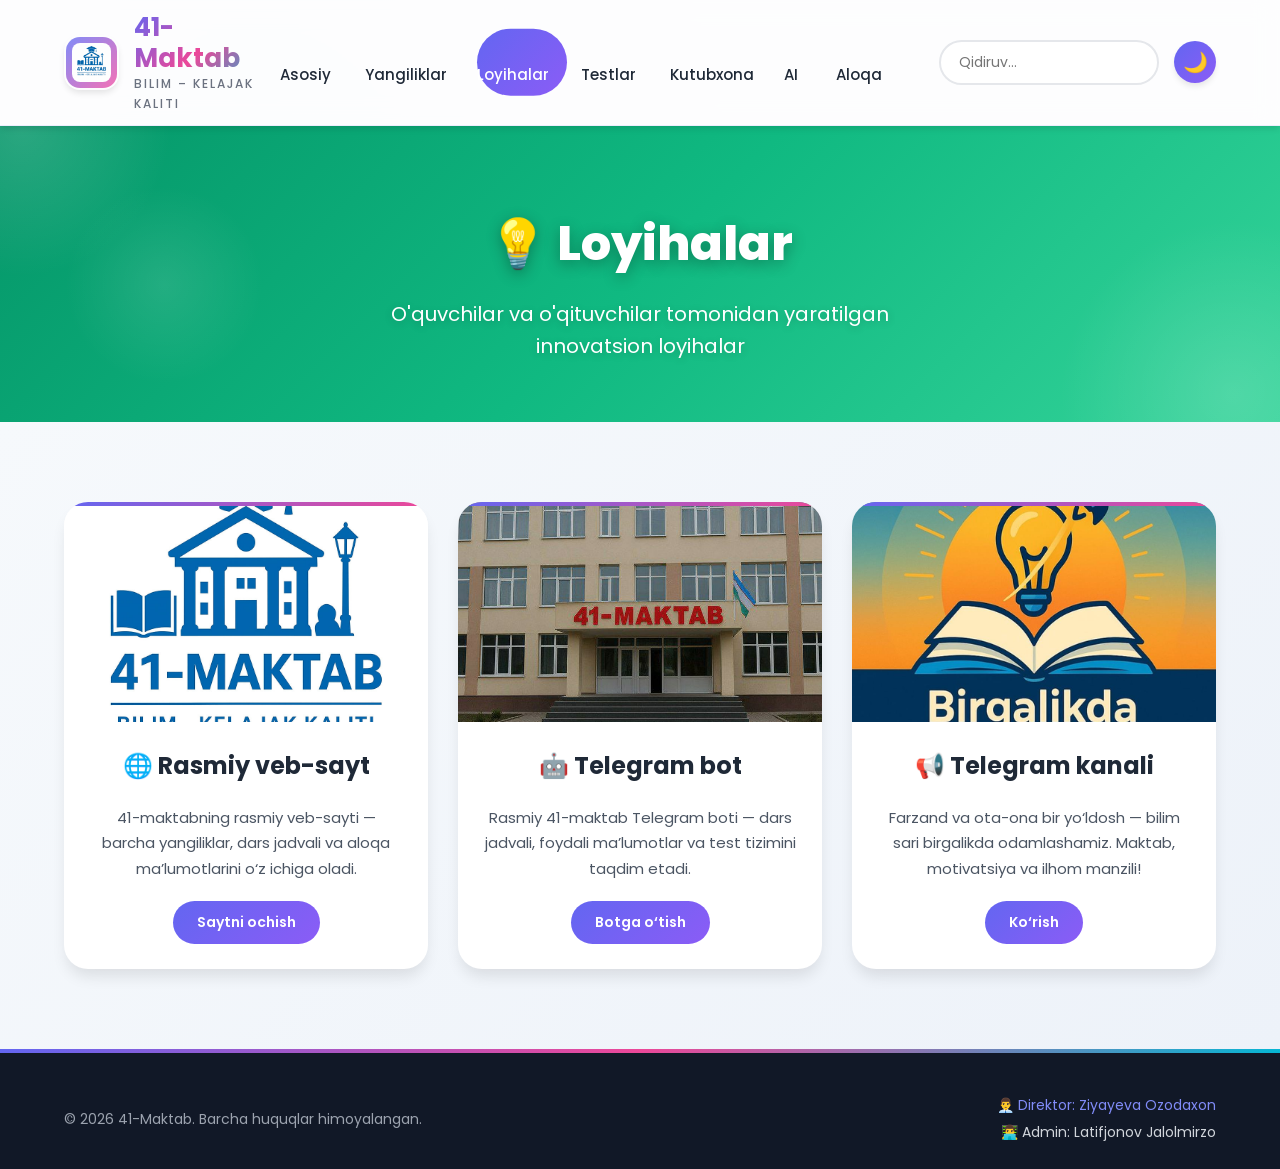
<file: loyihalar.html>
<!DOCTYPE html>
<html lang="uz">
<head>
  <meta charset="UTF-8">
  <meta name="viewport" content="width=device-width, initial-scale=1.0">
  <title>Loyihalar | 41-Maktab</title>
  <link rel="stylesheet" href="css/style.css">
  <link rel="icon" type="image/png" href="images/logo.png">
  <link href="https://fonts.googleapis.com/css2?family=Poppins:wght@300;400;500;600;700&display=swap" rel="stylesheet">
</head>
<body>

  <!-- HEADER -->
  <header class="header">
    <div class="container header-inner">
      <div class="logo">
        <img src="images/logo.png" alt="41-maktab logotipi" width="50" height="50">
        <div class="brand">
          <h1>41-Maktab</h1>
          <p>Bilim – kelajak kaliti</p>
        </div>
      </div>
      <nav class="nav">
        <ul>
          <li><a href="index.html">Asosiy</a></li>
          <li><a href="yangiliklar.html">Yangiliklar</a></li>
          <li><a href="loyihalar.html" class="active" aria-current="page">Loyihalar</a></li>
          <li><a href="testlar.html">Testlar</a></li>
          <li><a href="kutubxona.html">Kutubxona</a></li>
          <li><a href="ai.html">AI</a></li>
          <li><a href="aloqa.html">Aloqa</a></li>
        </ul>
      </nav>

      <!-- Qidiruv va Dark Mode tugmalari -->
      <div class="nav-tools">
        <input type="text" id="search-input" placeholder="Qidiruv..." class="search-box" aria-label="Sayt bo'yicha qidiruv">
        <button id="dark-mode-toggle" class="dark-btn" aria-label="Qorong'u rejimni yoqish/o'chirish">🌙</button>
      </div>
    </div>
  </header>

<!-- PAGE TITLE -->
<section class="page-title projects-title">
  <div class="container">
    <h1>💡 Loyihalar</h1>
    <p>O'quvchilar va o'qituvchilar tomonidan yaratilgan innovatsion loyihalar</p>
  </div>
  <div class="floating-element"></div>
</section>

    <!-- PROJECTS SECTION -->
    <section class="projects">
      <div class="container projects-grid">

        <!-- Project 1: Rasmiy veb-sayt -->
        <div class="project-card">
          <img src="images/website.jpg" alt="Rasmiy veb-sayt loyihasi" width="300" height="200" loading="lazy">
          <div class="project-body">
            <h3>🌐 Rasmiy veb-sayt</h3>
            <p>41-maktabning rasmiy veb-sayti — barcha yangiliklar, dars jadvali va aloqa ma’lumotlarini o‘z ichiga oladi.</p>
            <a href="index.html" class="btn">Saytni ochish</a>
          </div>
        </div>

        <!-- Project 2: Telegram Bot (bot.jpg ishlatilgan) -->
        <div class="project-card">
          <img src="images/bot.jpg" alt="Telegram bot loyihasi" width="300" height="200" loading="lazy">
          <div class="project-body">
            <h3>🤖 Telegram bot</h3>
            <p>Rasmiy 41-maktab Telegram boti — dars jadvali, foydali ma’lumotlar va test tizimini taqdim etadi.</p>
            <a href="https://t.me/maktabJalolmirzo_bot" target="_blank" class="btn" rel="noopener noreferrer">Botga o‘tish</a>
          </div>
        </div>

        <!-- Project 3: Telegram Kanal (student-project.jpg ishlatilgan) -->
        <div class="project-card">
          <img src="images/student-project.jpg" alt="Telegram kanali" width="300" height="200" loading="lazy">
          <div class="project-body">
            <h3>📢 Telegram kanali</h3>
            <p>Farzand va ota-ona bir yo‘ldosh — bilim sari birgalikda odamlashamiz. Maktab, motivatsiya va ilhom manzili!</p>
            <a href="https://t.me/Birgalikda_oqiymiz1" target="_blank" class="btn" rel="noopener noreferrer">Ko‘rish</a>
          </div>
        </div>

      </div>
    </section>
  </main>

  <!-- FOOTER -->
  <footer class="footer">
    <div class="container footer-inner">
      <p>© 2026 41-Maktab. Barcha huquqlar himoyalangan.</p>
      <address>
        <p>👨‍💼 Direktor: Ziyayeva Ozodaxon</p>
        <p>👨‍💻 Admin: Latifjonov Jalolmirzo</p>
      </address>
    </div>
  </footer>

  <script src="js/main.js"></script>
</body>
</html>
</file>
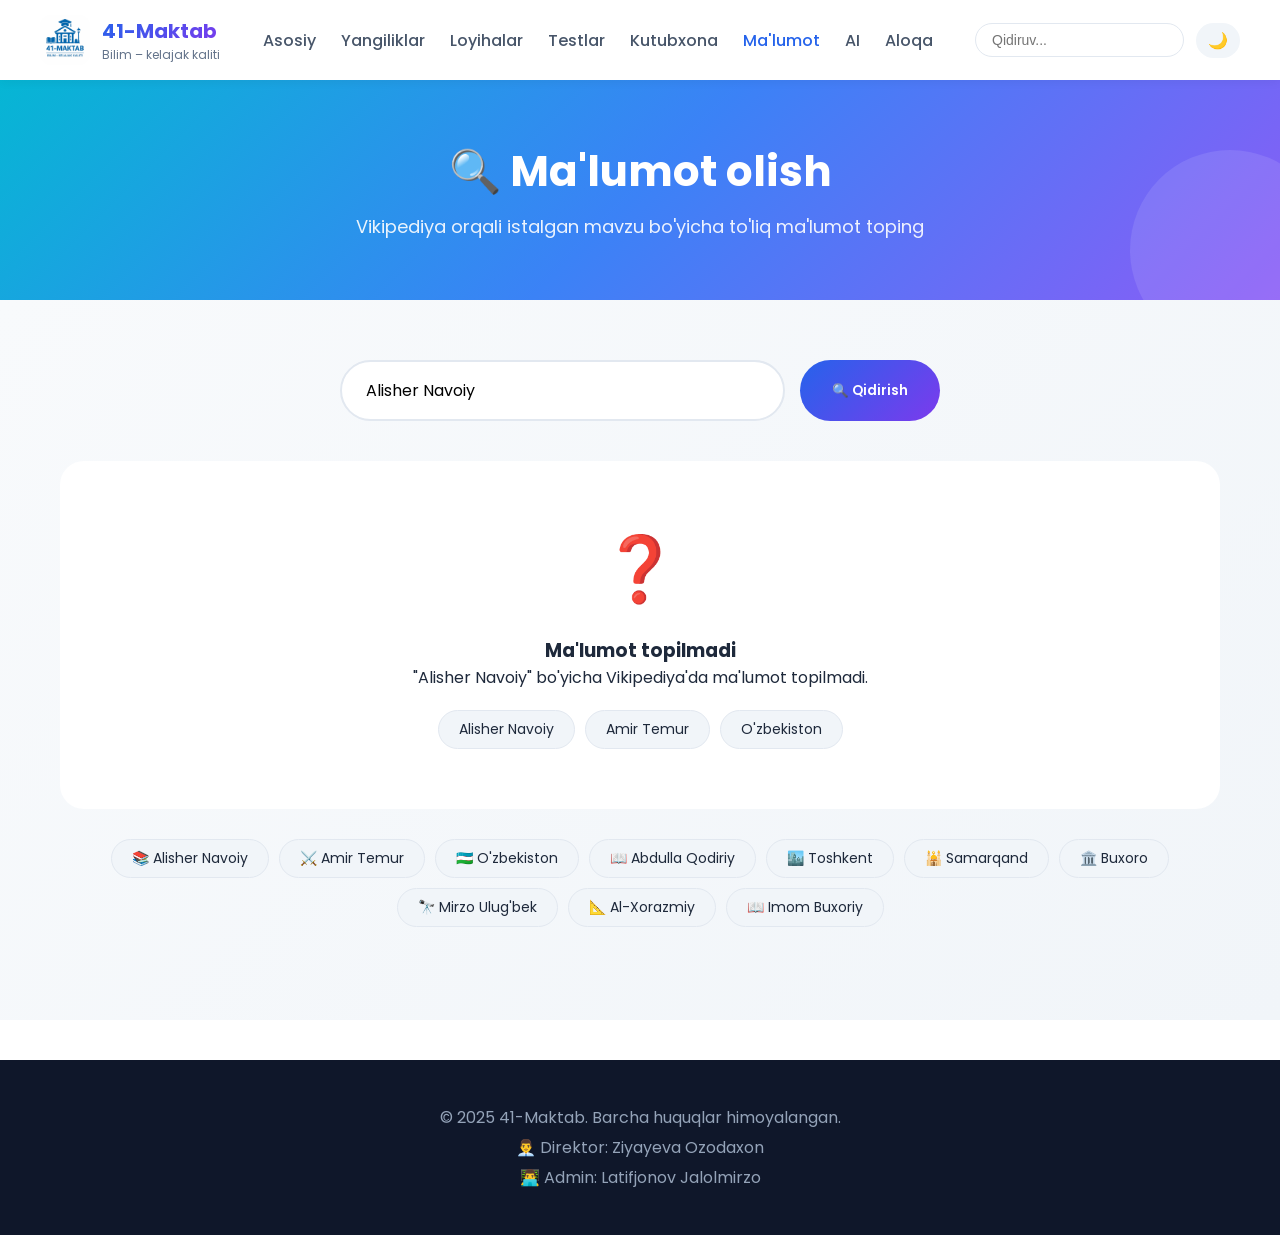
<file: malumot.html>
<!DOCTYPE html>
<html lang="uz">
<head>
  <meta charset="UTF-8">
  <meta name="viewport" content="width=device-width, initial-scale=1.0">
  <title>Ma'lumot | 41-Maktab</title>
  <link rel="icon" type="image/png" href="images/logo.png">
  <link href="https://fonts.googleapis.com/css2?family=Poppins:wght@300;400;500;600;700;800&display=swap" rel="stylesheet">
  <style>
    * { margin: 0; padding: 0; box-sizing: border-box; }
    body { font-family: 'Poppins', sans-serif; background: #ffffff; color: #1e293b; transition: background 0.3s, color 0.3s; }
    body.dark { background: #0f172a; color: #f1f5f9; }
    .container { max-width: 1200px; margin: 0 auto; padding: 0 20px; }
    
    /* Header */
    .header { background: white; box-shadow: 0 2px 10px rgba(0,0,0,0.05); position: sticky; top: 0; z-index: 100; transition: background 0.3s; }
    body.dark .header { background: #1e293b; box-shadow: 0 2px 10px rgba(0,0,0,0.3); }
    .header-inner { display: flex; justify-content: space-between; align-items: center; padding: 15px 0; flex-wrap: wrap; gap: 15px; }
    .logo { display: flex; align-items: center; gap: 12px; }
    .logo img { width: 50px; height: 50px; border-radius: 12px; object-fit: cover; }
    .brand h1 { font-size: 20px; font-weight: 700; background: linear-gradient(135deg, #2563eb, #7c3aed); -webkit-background-clip: text; -webkit-text-fill-color: transparent; }
    .brand p { font-size: 12px; color: #64748b; }
    body.dark .brand p { color: #94a3b8; }
    
    /* Navigation */
    .nav ul { display: flex; list-style: none; gap: 25px; flex-wrap: wrap; }
    .nav a { text-decoration: none; color: #475569; font-weight: 500; transition: color 0.3s; }
    .nav a:hover, .nav a.active { color: #2563eb; }
    body.dark .nav a { color: #cbd5e1; }
    body.dark .nav a:hover, body.dark .nav a.active { color: #60a5fa; }
    
    /* Tools */
    .nav-tools { display: flex; gap: 12px; align-items: center; }
    .search-box { padding: 8px 16px; border: 1px solid #e2e8f0; border-radius: 40px; outline: none; font-size: 14px; background: white; }
    body.dark .search-box { background: #334155; border-color: #475569; color: white; }
    .dark-btn { background: #f1f5f9; border: none; padding: 8px 12px; border-radius: 40px; cursor: pointer; font-size: 16px; transition: 0.3s; }
    body.dark .dark-btn { background: #334155; }
    
    /* Page Title */
    .page-title { background: linear-gradient(135deg, #06b6d4, #3b82f6, #8b5cf6); padding: 60px 0; text-align: center; color: white; position: relative; overflow: hidden; }
    .page-title h1 { font-size: 42px; margin-bottom: 10px; }
    .page-title p { font-size: 18px; opacity: 0.9; }
    .floating-element { position: absolute; bottom: -50px; right: -50px; width: 200px; height: 200px; background: rgba(255,255,255,0.1); border-radius: 50%; }
    
    /* Info Section */
    .info-section { padding: 60px 0; background: linear-gradient(135deg, #f8fafc 0%, #f1f5f9 100%); min-height: 80vh; transition: background 0.3s; }
    body.dark .info-section { background: linear-gradient(135deg, #0f172a, #1e293b); }
    .search-container { max-width: 600px; margin: 0 auto 40px; display: flex; gap: 15px; }
    .search-container input { flex: 1; padding: 16px 24px; border: 2px solid #e2e8f0; border-radius: 50px; font-size: 16px; background: white; transition: all 0.3s ease; font-family: inherit; }
    .search-container input:focus { outline: none; border-color: #2563eb; box-shadow: 0 0 0 4px rgba(37,99,235,0.1); }
    body.dark .search-container input { background: #1e293b; border-color: #334155; color: #f1f5f9; }
    .search-container button { background: linear-gradient(135deg, #2563eb, #7c3aed); color: white; border: none; padding: 0 32px; border-radius: 50px; font-weight: 600; cursor: pointer; transition: all 0.3s ease; font-family: inherit; }
    .search-container button:hover { transform: translateY(-2px); box-shadow: 0 10px 20px -5px rgba(37,99,235,0.4); }
    
    /* Wiki Result */
    .wiki-result { background: white; border-radius: 24px; padding: 30px; margin-top: 20px; box-shadow: 0 10px 25px -8px rgba(0,0,0,0.1); animation: fadeIn 0.3s ease; }
    body.dark .wiki-result { background: #1e293b; }
    @keyframes fadeIn { from { opacity: 0; transform: translateY(10px); } to { opacity: 1; transform: translateY(0); } }
    .wiki-header { display: flex; gap: 20px; margin-bottom: 20px; flex-wrap: wrap; }
    .wiki-image { width: 100px; height: 100px; background: linear-gradient(135deg, #e2e8f0, #cbd5e1); border-radius: 16px; display: flex; align-items: center; justify-content: center; font-size: 48px; overflow: hidden; flex-shrink: 0; }
    body.dark .wiki-image { background: #334155; }
    .wiki-image img { width: 100%; height: 100%; object-fit: cover; }
    .wiki-title { font-size: 28px; font-weight: 800; background: linear-gradient(135deg, #2563eb, #7c3aed); -webkit-background-clip: text; -webkit-text-fill-color: transparent; margin-bottom: 8px; }
    .wiki-subtitle { font-size: 14px; color: #64748b; margin-bottom: 16px; border-left: 3px solid #2563eb; padding-left: 12px; }
    body.dark .wiki-subtitle { color: #94a3b8; }
    .wiki-summary { color: #1e293b; line-height: 1.8; margin-bottom: 20px; font-size: 15px; }
    body.dark .wiki-summary { color: #cbd5e1; }
    .wiki-meta { display: flex; gap: 20px; margin-top: 16px; padding-top: 16px; border-top: 1px solid #e2e8f0; font-size: 12px; color: #64748b; flex-wrap: wrap; }
    body.dark .wiki-meta { border-top-color: #334155; color: #94a3b8; }
    .wiki-link { display: inline-block; background: linear-gradient(135deg, #2563eb, #7c3aed); color: white; padding: 10px 24px; border-radius: 40px; text-decoration: none; font-weight: 600; transition: all 0.3s ease; margin-top: 8px; }
    .wiki-link:hover { transform: translateY(-2px); }
    
    /* Loading & Error */
    .loading { text-align: center; padding: 60px; }
    .loading-spinner { width: 50px; height: 50px; border: 4px solid #e2e8f0; border-top-color: #2563eb; border-radius: 50%; animation: spin 1s linear infinite; margin: 0 auto 20px; }
    @keyframes spin { to { transform: rotate(360deg); } }
    .error-state { text-align: center; padding: 60px; background: white; border-radius: 24px; }
    body.dark .error-state { background: #1e293b; }
    .error-icon { font-size: 64px; margin-bottom: 20px; }
    
    /* Suggestions */
    .suggestions { margin-top: 30px; display: flex; flex-wrap: wrap; gap: 10px; justify-content: center; }
    .suggestion-btn { background: #f1f5f9; border: 1px solid #e2e8f0; padding: 8px 20px; border-radius: 30px; cursor: pointer; transition: all 0.3s ease; font-size: 14px; font-family: inherit; }
    body.dark .suggestion-btn { background: #2d3a4f; border-color: #334155; color: #f1f5f9; }
    .suggestion-btn:hover { background: #2563eb; color: white; border-color: #2563eb; }
    
    /* Footer */
    .footer { background: #0f172a; color: #94a3b8; padding: 40px 0; text-align: center; margin-top: 40px; }
    .footer-inner p { margin: 5px 0; }
    body.dark .footer { background: #020617; }
    
    @media (max-width: 768px) {
      .header-inner { flex-direction: column; text-align: center; }
      .nav ul { justify-content: center; gap: 15px; }
      .nav-tools { justify-content: center; }
      .search-container { flex-direction: column; }
      .search-container button { padding: 14px; }
      .wiki-header { flex-direction: column; align-items: center; text-align: center; }
      .wiki-title { font-size: 24px; }
      .page-title h1 { font-size: 28px; }
    }
  </style>
</head>
<body>
  <header class="header">
    <div class="container header-inner">
      <div class="logo">
        <img src="images/logo.png" alt="41-maktab logotipi" width="50" height="50" onerror="this.src='https://placehold.co/50x50/2563eb/white?text=41'">
        <div class="brand">
          <h1>41-Maktab</h1>
          <p>Bilim – kelajak kaliti</p>
        </div>
      </div>
      <nav class="nav">
        <ul>
          <li><a href="index.html">Asosiy</a></li>
          <li><a href="yangiliklar.html">Yangiliklar</a></li>
          <li><a href="loyihalar.html">Loyihalar</a></li>
          <li><a href="testlar.html">Testlar</a></li>
          <li><a href="kutubxona.html">Kutubxona</a></li>
          <li><a href="malumot.html" class="active">Ma'lumot</a></li>
          <li><a href="ai.html">AI</a></li>
          <li><a href="aloqa.html">Aloqa</a></li>
        </ul>
      </nav>
      <div class="nav-tools">
        <input type="text" id="search-input" placeholder="Qidiruv..." class="search-box">
        <button id="dark-mode-toggle" class="dark-btn">🌙</button>
      </div>
    </div>
  </header>
  
  <main>
    <section class="page-title">
      <div class="container">
        <h1>🔍 Ma'lumot olish</h1>
        <p>Vikipediya orqali istalgan mavzu bo'yicha to'liq ma'lumot toping</p>
      </div>
      <div class="floating-element"></div>
    </section>
    
    <section class="info-section">
      <div class="container">
        <div class="search-container">
          <input type="text" id="wiki-search" placeholder="Ma'lumot qidirish (masalan: Alisher Navoiy, Amir Temir)...">
          <button onclick="searchWikipedia()">🔍 Qidirish</button>
        </div>
        <div id="wiki-result"></div>
        <div class="suggestions">
          <span class="suggestion-btn" onclick="quickSearch('Alisher Navoiy')">📚 Alisher Navoiy</span>
          <span class="suggestion-btn" onclick="quickSearch('Amir Temur')">⚔️ Amir Temur</span>
          <span class="suggestion-btn" onclick="quickSearch('O\'zbekiston')">🇺🇿 O'zbekiston</span>
          <span class="suggestion-btn" onclick="quickSearch('Abdulla Qodiriy')">📖 Abdulla Qodiriy</span>
          <span class="suggestion-btn" onclick="quickSearch('Toshkent')">🏙️ Toshkent</span>
          <span class="suggestion-btn" onclick="quickSearch('Samarqand')">🕌 Samarqand</span>
          <span class="suggestion-btn" onclick="quickSearch('Buxoro')">🏛️ Buxoro</span>
          <span class="suggestion-btn" onclick="quickSearch('Mirzo Ulug\'bek')">🔭 Mirzo Ulug'bek</span>
          <span class="suggestion-btn" onclick="quickSearch('Al-Xorazmiy')">📐 Al-Xorazmiy</span>
          <span class="suggestion-btn" onclick="quickSearch('Imom Buxoriy')">📖 Imom Buxoriy</span>
        </div>
      </div>
    </section>
  </main>
  
  <footer class="footer">
    <div class="container footer-inner">
      <p>© 2025 41-Maktab. Barcha huquqlar himoyalangan.</p>
      <address style="font-style: normal;">
        <p>👨‍💼 Direktor: Ziyayeva Ozodaxon</p>
        <p>👨‍💻 Admin: Latifjonov Jalolmirzo</p>
      </address>
    </div>
  </footer>
  
  <script>
    // Dark mode
    const darkModeToggle = document.getElementById('dark-mode-toggle');
    const body = document.body;
    if (localStorage.getItem('darkMode') === 'enabled') {
      body.classList.add('dark');
      darkModeToggle.textContent = '☀️';
    }
    darkModeToggle.addEventListener('click', () => {
      body.classList.toggle('dark');
      if (body.classList.contains('dark')) {
        localStorage.setItem('darkMode', 'enabled');
        darkModeToggle.textContent = '☀️';
      } else {
        localStorage.setItem('darkMode', 'disabled');
        darkModeToggle.textContent = '🌙';
      }
    });
    
    // Header search
    document.getElementById('search-input')?.addEventListener('keypress', e => {
      if (e.key === 'Enter') {
        const query = e.target.value.trim();
        if (query) window.location.href = `search.html?q=${encodeURIComponent(query)}`;
      }
    });
    
    // ============ TO'G'RI MATN TOZALASH FUNKSIYASI ============
    function cleanWikiText(htmlText) {
      // Vaqtinchalik element yaratib, matnni olish
      const tempDiv = document.createElement('div');
      tempDiv.innerHTML = htmlText;
      
      // Barcha keraksiz elementlarni olib tashlash
      const removeSelectors = [
        'script', 'style', 'sup', 'table', '.navbox', '.infobox', 
        '.metadata', '.mw-editsection', '.hatnote', '.ambox',
        'link', 'figure', 'figcaption', '.thumb', '.toc',
        '.reflist', '.references', '.mw-references-wrap'
      ];
      removeSelectors.forEach(selector => {
        const elements = tempDiv.querySelectorAll(selector);
        elements.forEach(el => el.remove());
      });
      
      // Matnni olish
      let text = tempDiv.textContent || tempDiv.innerText || '';
      
      // Tozalash
      text = text
        .replace(/\s+/g, ' ')                    // ortiqcha bo'shliqlarni bittaga aylantirish
        .replace(/\[\d+\]/g, '')                 // [1], [2] referanslar
        .replace(/\[\w+\]/g, '')                 // [en], [uz] tillar
        .replace(/\([^)]*\)/g, (match) => {      // keraksiz qavs ichidagilar
          if (match.length < 30 && (match.includes('ingliz') || match.includes('rus') || match.match(/^\d/))) {
            return '';
          }
          return match;
        })
        .replace(/qaraldi:?\s*\d{4}[^\s]*/gi, '')
        .replace(/arxivlandi:?\s*[^\s]*/gi, '')
        .replace(/asl nusxadan:?\s*[^\s]*/gi, '')
        .replace(/ISBN\s*[\d-]+/gi, '')
        .trim();
      
      // Jumlalarga ajratish va filtrlash
      let sentences = text.split(/[.!?]\s+/);
      let filtered = [];
      
      for (let sentence of sentences) {
        sentence = sentence.trim();
        // Keraksiz jumlalarni filtrlash
        if (sentence.length < 20) continue;
        if (sentence.startsWith('http')) continue;
        if (sentence.match(/^\d{4}-\d{2}-\d{2}/)) continue;
        if (sentence.includes('mw-parser-output')) continue;
        if (sentence.match(/^[A-Z]{3,}:/)) continue;
        if (sentence.includes('Qaraldi') && sentence.length < 50) continue;
        if (sentence.includes('Arxivlandi')) continue;
        if (sentence.includes('Asl nusxadan')) continue;
        
        filtered.push(sentence);
      }
      
      // Birinchi 20-25 jumlani olish
      let result = filtered.slice(0, 22).join('. ') + '.';
      
      // Uzunlikni cheklash
      if (result.length > 4000) {
        result = result.substring(0, 4000) + '...';
      }
      
      return result;
    }
    
    function escapeHtml(text) {
      const div = document.createElement('div');
      div.textContent = text;
      return div.innerHTML;
    }
    
    async function searchWikipedia() {
      const query = document.getElementById('wiki-search').value.trim();
      if (!query) return;
      const container = document.getElementById('wiki-result');
      container.innerHTML = '<div class="loading"><div class="loading-spinner"></div><p>🔍 Vikipediya\'dan ma\'lumot olinmoqda...</p></div>';
      
      try {
        let result = await searchUzbekWikipedia(query);
        if (!result) result = await searchEnglishWikipedia(query);
        
        if (result) { 
          displayWikiResult(result); 
        } else {
          container.innerHTML = `<div class="error-state"><div class="error-icon">❓</div><h3>Ma'lumot topilmadi</h3><p>"${escapeHtml(query)}" bo'yicha Vikipediya'da ma'lumot topilmadi.</p><div class="suggestions" style="margin-top:20px;"><span class="suggestion-btn" onclick="quickSearch('Alisher Navoiy')">Alisher Navoiy</span><span class="suggestion-btn" onclick="quickSearch('Amir Temur')">Amir Temur</span><span class="suggestion-btn" onclick="quickSearch('O\'zbekiston')">O'zbekiston</span></div></div>`;
        }
      } catch (error) {
        console.error(error);
        container.innerHTML = `<div class="error-state"><div class="error-icon">⚠️</div><h3>Xatolik yuz berdi</h3><p>Internet aloqasini tekshiring.</p></div>`;
      }
    }
    
    async function searchUzbekWikipedia(query) {
      try {
        // Parse API orqali to'liq ma'lumot olish
        const parseUrl = `https://uz.wikipedia.org/w/api.php?action=parse&page=${encodeURIComponent(query)}&format=json&origin=*&prop=text`;
        const parseRes = await fetch(parseUrl);
        
        if (parseRes.ok) {
          const parseData = await parseRes.json();
          if (parseData.parse && parseData.parse.text) {
            let htmlText = parseData.parse.text['*'];
            let cleanText = cleanWikiText(htmlText);
            
            // Rasm olish
            let thumbnail = null;
            const imgUrl = `https://uz.wikipedia.org/w/api.php?action=query&titles=${encodeURIComponent(query)}&prop=pageimages&format=json&origin=*&pithumbsize=200`;
            const imgRes = await fetch(imgUrl);
            if (imgRes.ok) {
              const imgData = await imgRes.json();
              const pages = imgData.query.pages;
              for (let pageId in pages) {
                if (pages[pageId].thumbnail) {
                  thumbnail = pages[pageId].thumbnail.source;
                  break;
                }
              }
            }
            
            if (cleanText && cleanText.length > 50) {
              return {
                title: query.charAt(0).toUpperCase() + query.slice(1),
                extract: cleanText,
                thumbnail: thumbnail,
                url: `https://uz.wikipedia.org/wiki/${encodeURIComponent(query)}`,
                lang: "uz"
              };
            }
          }
        }
        
        // Summary API (fallback)
        const summaryUrl = `https://uz.wikipedia.org/api/rest_v1/page/summary/${encodeURIComponent(query)}`;
        const summaryRes = await fetch(summaryUrl);
        if (summaryRes.ok) {
          const data = await summaryRes.json();
          if (data.title && !data.title.includes("Not found") && data.extract) {
            return {
              title: data.title,
              extract: data.extract,
              thumbnail: data.thumbnail?.source || null,
              url: data.content_urls?.desktop?.page || `https://uz.wikipedia.org/wiki/${encodeURIComponent(query)}`,
              lang: "uz"
            };
          }
        }
      } catch(e) { console.log("Uzbek search xatosi:", e); }
      return null;
    }
    
    async function searchEnglishWikipedia(query) {
      try {
        const url = `https://en.wikipedia.org/api/rest_v1/page/summary/${encodeURIComponent(query)}`;
        const res = await fetch(url);
        if (res.ok) {
          const data = await res.json();
          if (data.title && !data.title.includes("Not found") && data.extract) {
            return { 
              title: data.title, 
              extract: data.extract, 
              thumbnail: data.thumbnail?.source || null, 
              url: data.content_urls?.desktop?.page || `https://en.wikipedia.org/wiki/${encodeURIComponent(query)}`, 
              lang: "en" 
            };
          }
        }
      } catch(e) {}
      return null;
    }
    
    function displayWikiResult(result) {
      const container = document.getElementById('wiki-result');
      const langName = result.lang === 'uz' ? 'Oʻzbekcha Vikipediya' : 'English Wikipedia';
      const langFlag = result.lang === 'uz' ? '🇺🇿' : '🇬🇧';
      
      // Matnni chiroyli formatlash - paragraflarga ajratish
      let formattedExtract = result.extract;
      
      // Paragraflarga ajratish
      let paragraphs = formattedExtract.split(/[.!?]\s+/);
      let formattedParagraphs = [];
      
      for (let i = 0; i < paragraphs.length && i < 25; i++) {
        let p = paragraphs[i].trim();
        if (p.length > 15) {
          formattedParagraphs.push(p + '.');
        }
      }
      
      formattedExtract = formattedParagraphs.join('<br><br>');
      
      container.innerHTML = `
        <div class="wiki-result">
          <div class="wiki-header">
            <div class="wiki-image">
              ${result.thumbnail ? `<img src="${result.thumbnail}" alt="${escapeHtml(result.title)}">` : (result.lang === 'uz' ? '📚' : '📖')}
            </div>
            <div style="flex:1;">
              <div class="wiki-title">${escapeHtml(result.title)}</div>
              <div class="wiki-subtitle">${langFlag} ${langName}</div>
            </div>
          </div>
          <div class="wiki-summary">
            ${formattedExtract}
          </div>
          <div class="wiki-meta">
            <span>📄 ${result.extract.length} belgi</span>
            <span>🔗 Manba: Vikipediya</span>
            <span>🌐 ${result.lang === 'uz' ? 'Oʻzbek tilida' : 'Ingliz tilida'}</span>
          </div>
          <a href="${result.url}" target="_blank" class="wiki-link">🔗 Toʻliq oʻqish (${result.lang.toUpperCase()})</a>
        </div>
      `;
    }
    
    function quickSearch(query) { 
      document.getElementById('wiki-search').value = query; 
      searchWikipedia(); 
    }
    
    document.getElementById('wiki-search')?.addEventListener('keypress', e => { 
      if (e.key === 'Enter') searchWikipedia(); 
    });
    
    // Avtomatik qidiruv
    document.addEventListener('DOMContentLoaded', () => { 
      quickSearch('Alisher Navoiy'); 
    });
  </script>
</body>
</html>
</file>
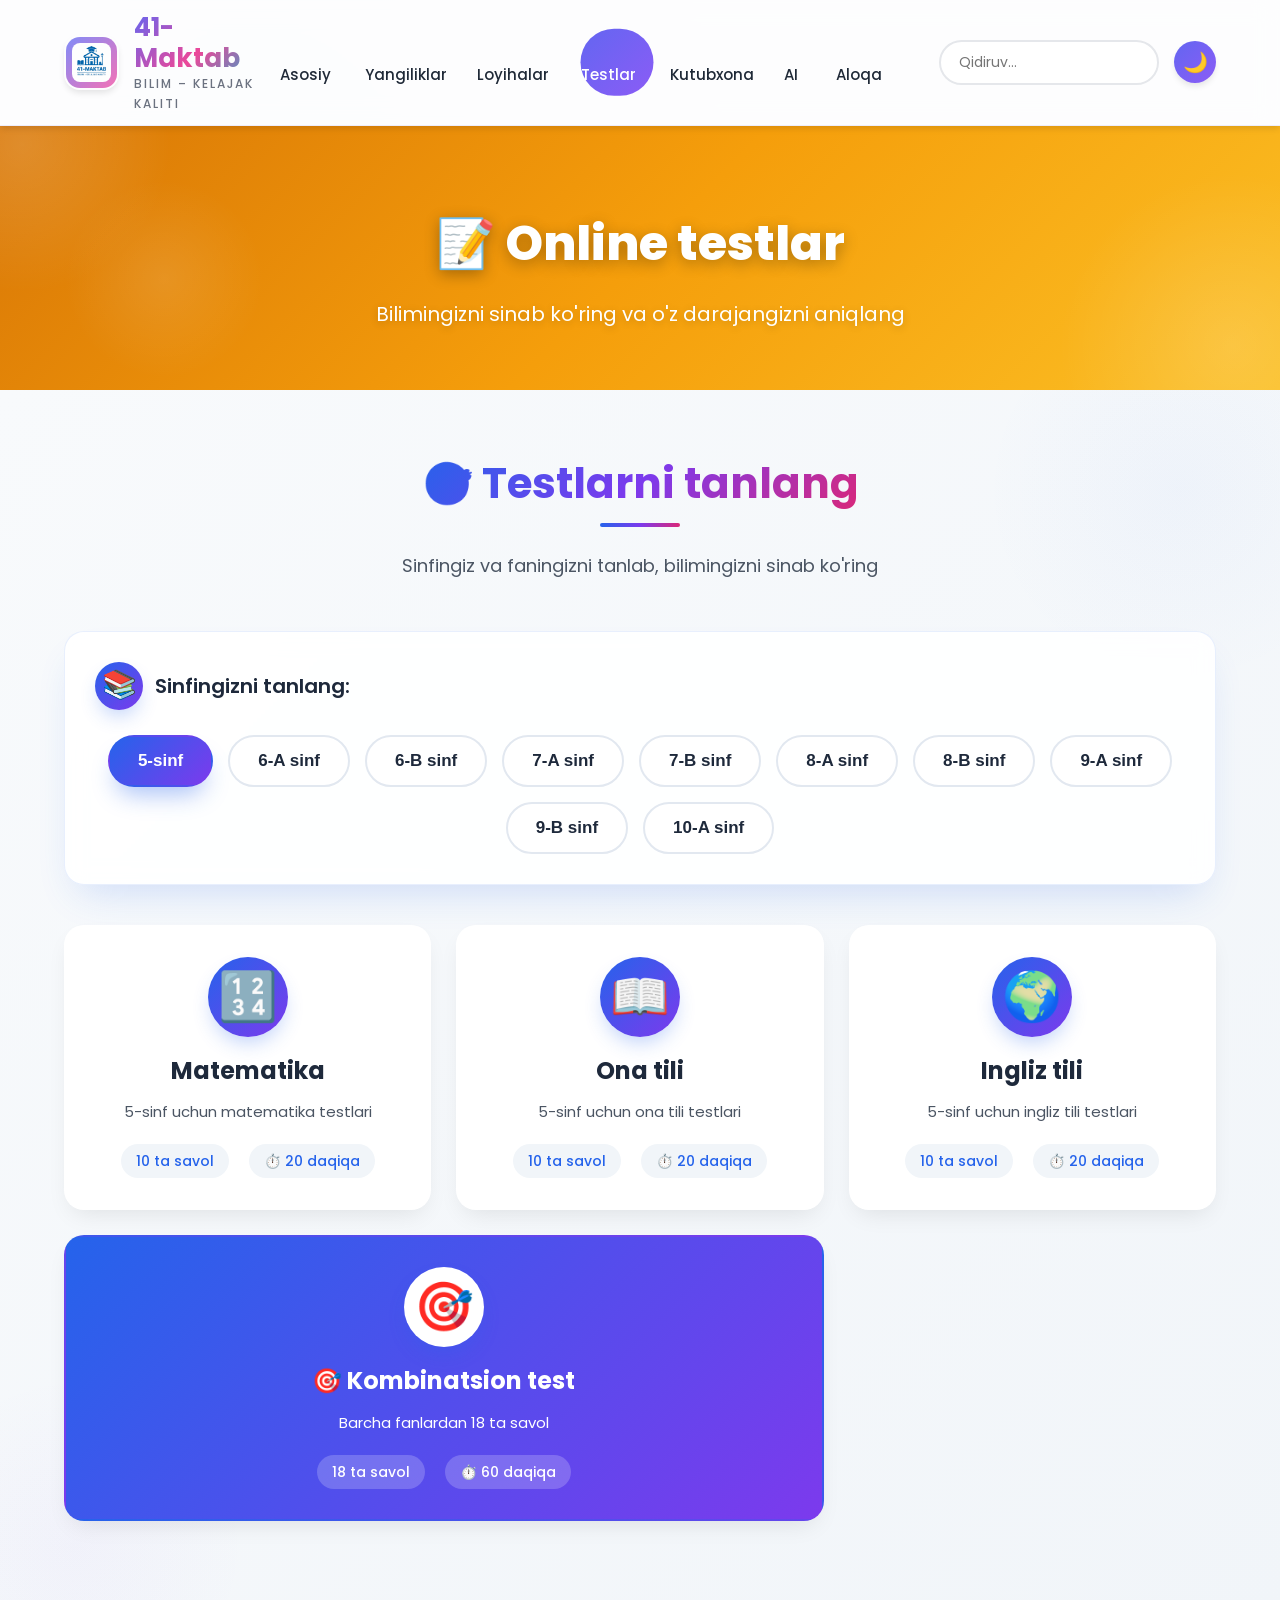
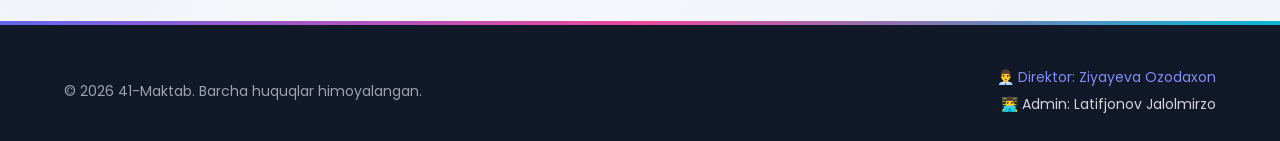
<file: testlar.html>
<!DOCTYPE html>
<html lang="uz">
<head>
  <meta charset="UTF-8">
  <meta name="viewport" content="width=device-width, initial-scale=1.0">
  <title>Online Testlar | 41-Maktab</title>
  <link rel="stylesheet" href="css/style.css">
  <link rel="icon" type="image/png" href="images/logo.png">
  <link href="https://fonts.googleapis.com/css2?family=Poppins:wght@300;400;500;600;700&display=swap" rel="stylesheet">
</head>
<body>

  <!-- HEADER -->
  <header class="header">
    <div class="container header-inner">
      <div class="logo">
        <img src="images/logo.png" alt="41-maktab logotipi" width="50" height="50">
        <div class="brand">
          <h1>41-Maktab</h1>
          <p>Bilim – kelajak kaliti</p>
        </div>
      </div>
      <nav class="nav">
        <ul>
          <li><a href="index.html">Asosiy</a></li>
          <li><a href="yangiliklar.html">Yangiliklar</a></li>
          <li><a href="loyihalar.html">Loyihalar</a></li>
          <li><a href="testlar.html" class="active" aria-current="page">Testlar</a></li>
          <li><a href="kutubxona.html">Kutubxona</a></li>
          <li><a href="ai.html">AI</a></li>
          <li><a href="aloqa.html">Aloqa</a></li>
        </ul>
      </nav>

      <!-- Qidiruv va Dark Mode tugmalari -->
      <div class="nav-tools">
        <input type="text" id="search-input" placeholder="Qidiruv..." class="search-box" aria-label="Sayt bo'yicha qidiruv">
        <button id="dark-mode-toggle" class="dark-btn" aria-label="Qorong'u rejimni yoqish/o'chirish">🌙</button>
      </div>
    </div>
  </header>

<!-- PAGE TITLE -->
<section class="page-title test-title">
  <div class="container">
    <h1>📝 Online testlar</h1>
    <p>Bilimingizni sinab ko'ring va o'z darajangizni aniqlang</p>
  </div>
  <div class="floating-element"></div>
</section>

    <!-- TEST SECTION -->
    <section class="test-section" id="test-section">
      <div class="container">
        
        <!-- Section Header -->
        <div class="section-header">
          <h2 class="section-title">🎯 Testlarni tanlang</h2>
          <p class="section-description">Sinfingiz va faningizni tanlab, bilimingizni sinab ko'ring</p>
        </div>

        <!-- Test Selection -->
        <div class="test-selection" id="test-selection">
          
<!-- Sinf tanlash -->
<div class="class-selector">
  <div class="selector-label">
    <span class="label-icon">📚</span>
    <span>Sinfingizni tanlang:</span>
  </div>
  
  <div class="class-buttons">
    <button class="class-btn active" data-class="5" onclick="selectTestClass('5')">5-sinf</button>
    <button class="class-btn" data-class="6a" onclick="selectTestClass('6a')">6-A sinf</button>
    <button class="class-btn" data-class="6b" onclick="selectTestClass('6b')">6-B sinf</button>
    <button class="class-btn" data-class="7a" onclick="selectTestClass('7a')">7-A sinf</button>
    <button class="class-btn" data-class="7b" onclick="selectTestClass('7b')">7-B sinf</button>
    <button class="class-btn" data-class="8a" onclick="selectTestClass('8a')">8-A sinf</button>
    <button class="class-btn" data-class="8b" onclick="selectTestClass('8b')">8-B sinf</button>
    <button class="class-btn" data-class="9a" onclick="selectTestClass('9a')">9-A sinf</button>
    <button class="class-btn" data-class="9b" onclick="selectTestClass('9b')">9-B sinf</button>
    <button class="class-btn" data-class="10a" onclick="selectTestClass('10a')">10-A sinf</button>
  </div>
</div>

          <!-- Fanlar grid -->
          <div class="subjects-grid" id="subjects-grid">
            <!-- Fanlar dinamik yuklanadi -->
          </div>
        </div>

        <!-- Student Info Form -->
        <div class="student-info-form" id="student-info-form" style="display: none;">
          <div class="form-card">
            <div class="form-header">
              <span class="form-icon">👤</span>
              <h3>O'quvchi ma'lumotlari</h3>
            </div>
            <form id="student-form" onsubmit="submitStudentInfo(event)">
              <div class="input-group">
                <label for="student-name">Ismingiz:</label>
                <input type="text" id="student-name" required placeholder="Ismingizni kiriting">
              </div>
              <div class="input-group">
                <label for="student-surname">Familyangiz:</label>
                <input type="text" id="student-surname" required placeholder="Familyangizni kiriting">
              </div>
              <div class="form-actions">
                <button type="button" class="btn btn-secondary" onclick="backToSubjects()">Orqaga</button>
                <button type="submit" class="btn btn-primary">Testni boshlash</button>
              </div>
            </form>
          </div>
        </div>

        <!-- Test Container -->
        <div class="test-container" id="test-container" style="display: none;">
          <div class="test-header">
            <h2 id="test-title">Matematika testi</h2>
            <div class="test-progress">
              <div class="progress-bar">
                <div class="progress-fill" id="progress-fill" style="width: 0%"></div>
              </div>
              <span id="progress-text">0/10</span>
            </div>
            <div class="test-timer" id="timer">⏱️ 30:00</div>
            <button class="exit-btn" onclick="exitTest()">✖️ Chiqish</button>
          </div>

          <div class="test-content">
            <div class="question-container" id="question-container">
              <!-- Savollar dinamik yuklanadi -->
            </div>

            <div class="test-navigation">
              <button class="nav-btn prev-btn" id="prev-btn" onclick="previousQuestion()" disabled>← Oldingi</button>
              <button class="nav-btn next-btn" id="next-btn" onclick="nextQuestion()">Keyingi →</button>
              <button class="nav-btn finish-btn" id="finish-btn" onclick="finishTest()" style="display: none;">✅ Tugatish</button>
            </div>
          </div>
        </div>

        <!-- Results Container -->
        <div class="results-container" id="results-container" style="display: none;">
          <div class="results-card">
            <div class="results-header">
              <span class="results-icon">🏆</span>
              <h2>Test tugadi!</h2>
            </div>
            
            <div class="score-display">
              <div class="score-circle" id="score-circle">
                <span id="score-percentage">0%</span>
              </div>
              <div class="score-details">
                <p>To'g'ri javoblar: <strong id="correct-count">0</strong> / <strong id="total-count">0</strong></p>
                <p>Vaqt: <strong id="time-taken">00:00</strong></p>
                <p>Ball: <strong id="score-points">0</strong></p>
              </div>
            </div>

            <div class="results-analysis">
              <h3>📊 Tahlil</h3>
              <div class="analysis-item">
                <span class="label">To'g'ri javoblar:</span>
                <div class="progress-bar">
                  <div class="progress-fill correct-bar" id="correct-bar" style="width: 0%"></div>
                </div>
                <span id="correct-percent">0%</span>
              </div>
              <div class="analysis-item">
                <span class="label">Xato javoblar:</span>
                <div class="progress-bar">
                  <div class="progress-fill incorrect-bar" id="incorrect-bar" style="width: 0%"></div>
                </div>
                <span id="incorrect-percent">0%</span>
              </div>
            </div>

            <div class="results-message" id="results-message">
              <!-- Natijaga qarab chiroyli xabar -->
            </div>

            <div class="results-actions">
              <button class="action-btn restart-btn" onclick="restartTest()">
                <span>🔄</span> Qayta ishlash
              </button>
              <button class="action-btn back-btn" onclick="backToTestSelection()">
                <span>📚</span> Boshqa test
              </button>
              <button class="action-btn details-btn" onclick="showDetailedResults()">
                <span>📋</span> Batafsil
              </button>
            </div>
          </div>
        </div>

      </div>
    </section>
  </main>

  <!-- FOOTER -->
  <footer class="footer">
    <div class="container footer-inner">
      <p>© 2026 41-Maktab. Barcha huquqlar himoyalangan.</p>
      <address>
        <p>👨‍💼 Direktor: Ziyayeva Ozodaxon</p>
        <p>👨‍💻 Admin: Latifjonov Jalolmirzo</p>
      </address>
    </div>
  </footer>

  <script src="js/main.js"></script>
  <script src="js/test.js"></script>
</body>
</html>
</file>
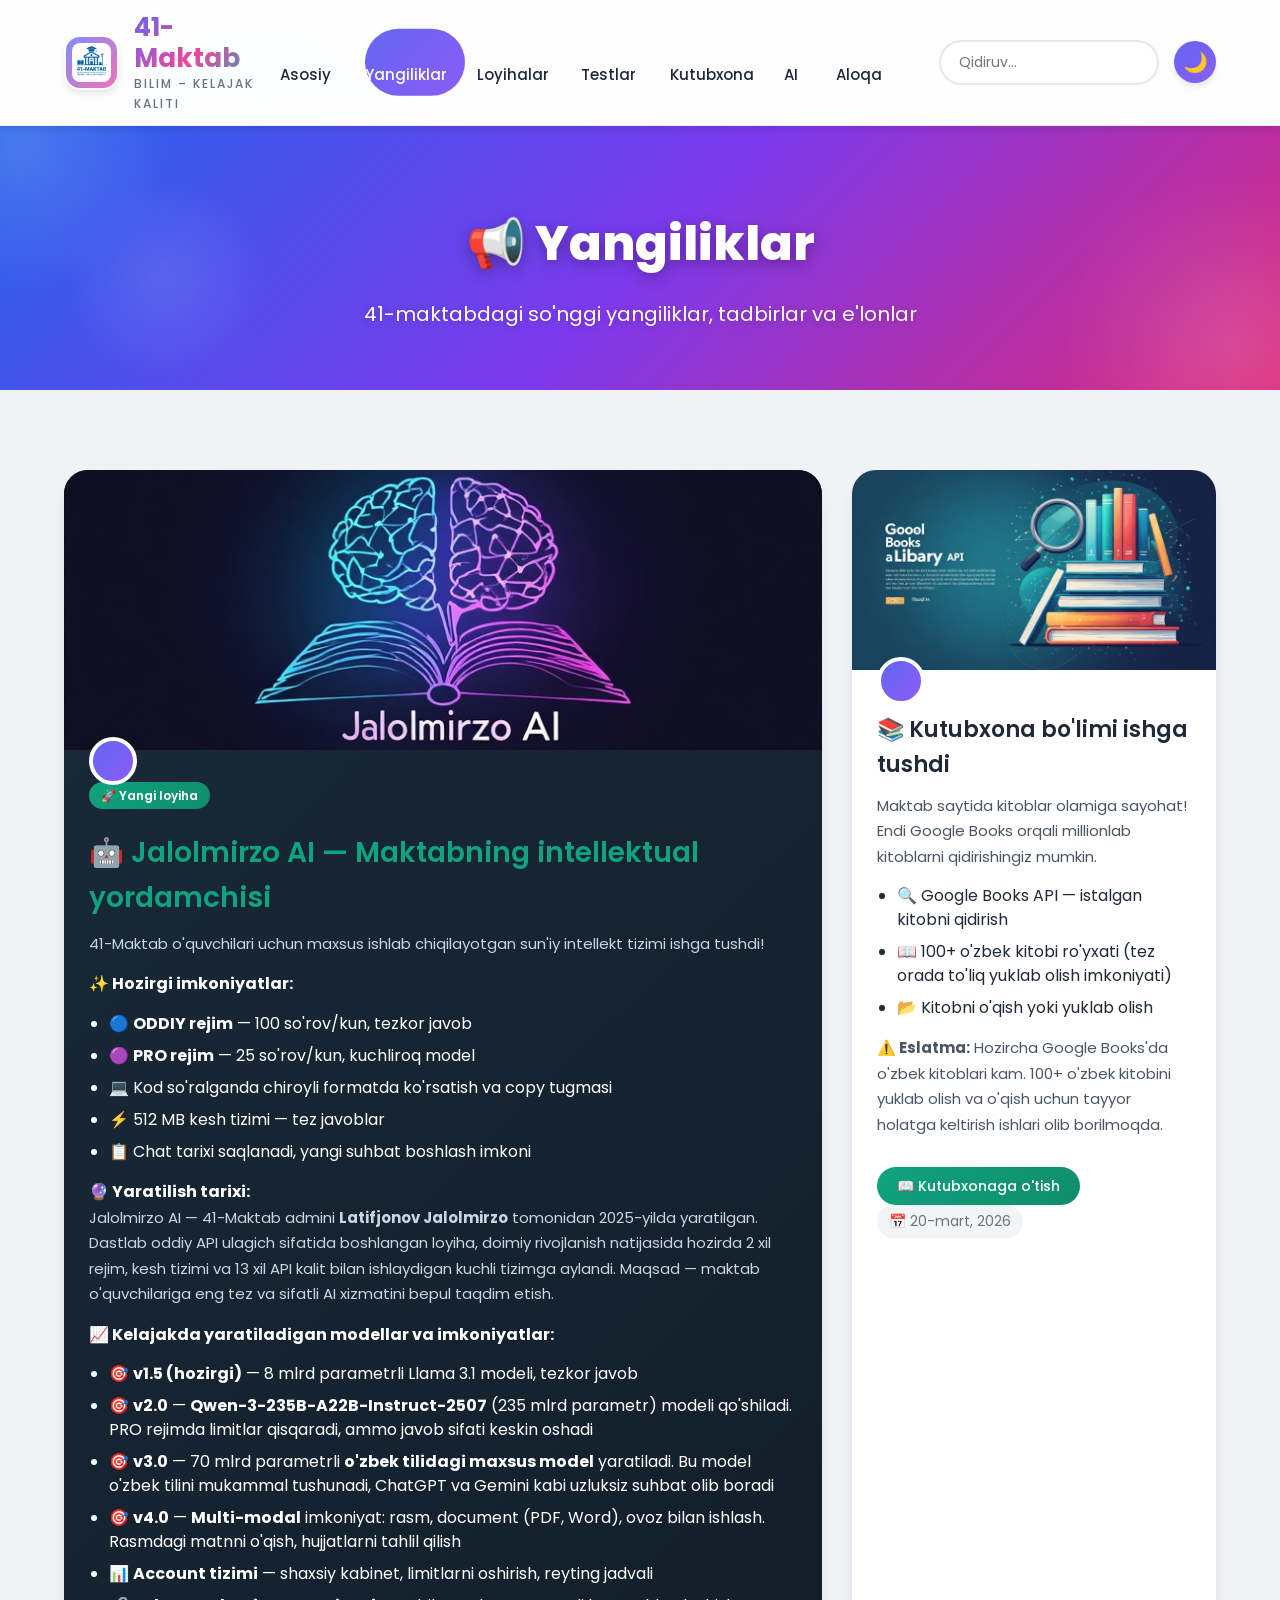
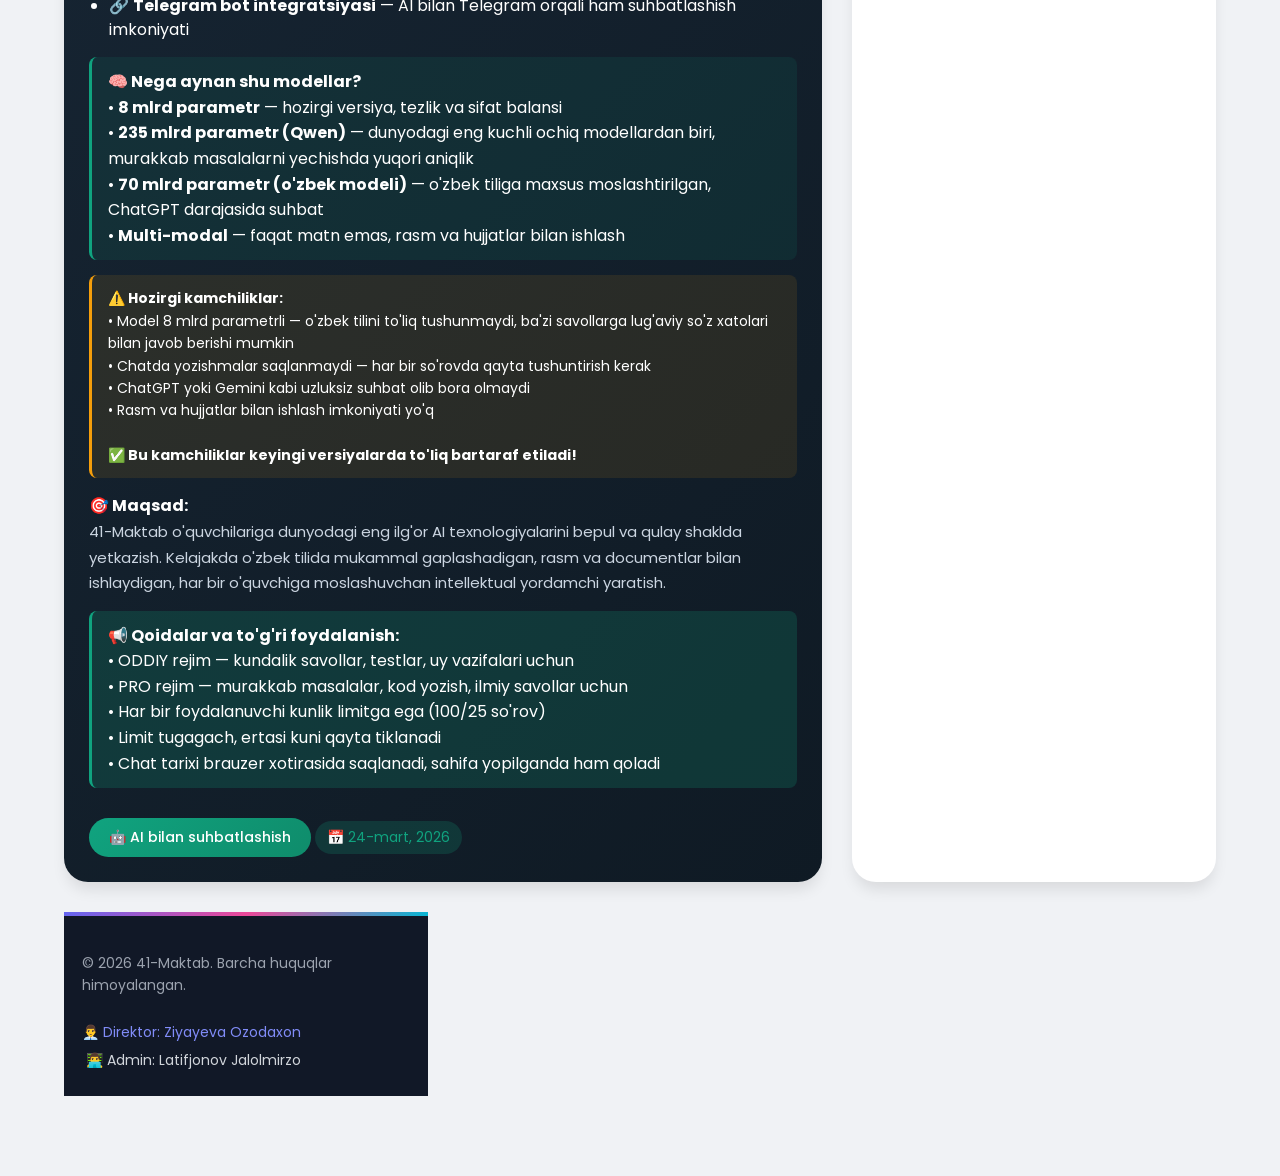
<file: yangiliklar.html>
<!DOCTYPE html>
<html lang="uz">
<head>
  <meta charset="UTF-8">
  <meta name="viewport" content="width=device-width, initial-scale=1.0">
  <title>Yangiliklar | 41-Maktab</title>
  <link rel="stylesheet" href="css/style.css">
  <link rel="icon" type="image/png" href="images/logo.png">
  <link href="https://fonts.googleapis.com/css2?family=Poppins:wght@300;400;500;600;700&display=swap" rel="stylesheet">
  <style>
    .news-card.large {
      grid-column: span 2;
      background: linear-gradient(135deg, #1a2a3a, #0f1a24);
      color: white;
    }
    
    .news-card.large .news-body h3 {
      color: #10a37f;
      font-size: 28px;
    }
    
    .news-card.large .news-body p {
      color: #cbd5e1;
    }
    
    .news-card.large .news-body time {
      background: rgba(16, 163, 127, 0.2);
      color: #10a37f;
    }
    
    .read-more-btn {
      display: inline-block;
      margin-top: 15px;
      padding: 8px 20px;
      background: linear-gradient(135deg, #10a37f, #0f8c6b);
      color: white;
      border-radius: 30px;
      text-decoration: none;
      font-size: 14px;
      font-weight: 500;
      transition: all 0.3s ease;
    }
    
    .read-more-btn:hover {
      transform: translateY(-2px);
      box-shadow: 0 5px 15px rgba(16, 163, 127, 0.3);
    }
    
    .feature-list {
      margin: 15px 0;
      padding-left: 20px;
    }
    
    .feature-list li {
      margin-bottom: 8px;
      line-height: 1.5;
    }
    
    .version-badge {
      display: inline-block;
      background: linear-gradient(135deg, #10a37f, #0f8c6b);
      padding: 4px 12px;
      border-radius: 20px;
      font-size: 12px;
      font-weight: 600;
      margin-bottom: 12px;
    }
    
    .future-plan {
      background: rgba(16, 163, 127, 0.1);
      border-left: 3px solid #10a37f;
      padding: 12px 16px;
      margin: 15px 0;
      border-radius: 8px;
    }
    
    .warning-note {
      background: rgba(245, 158, 11, 0.1);
      border-left: 3px solid #f59e0b;
      padding: 12px 16px;
      margin: 15px 0;
      border-radius: 8px;
      font-size: 14px;
    }
    
    /* RASM STILLARI - TO'LIQ KO'RINISH */
    .news-card img {
      width: 100%;
      height: 200px;
      object-fit: cover;
      border-radius: 20px 20px 0 0;
      transition: transform 0.3s ease;
      background: linear-gradient(135deg, #1e2a3a, #0f1a24);
    }
    
    .news-card.large img {
      height: 280px;
    }
    
    .news-card:hover img {
      transform: scale(1.02);
    }
    
    /* Rasm yuklanmasa placeholder */
    .news-card img[src=""] {
      display: flex;
      align-items: center;
      justify-content: center;
      position: relative;
    }
    
    body.dark .news-card.large {
      background: linear-gradient(135deg, #1e2a3a, #0a121c);
    }
    
    @media (max-width: 768px) {
      .news-card.large {
        grid-column: span 1;
      }
      .news-card.large .news-body h3 {
        font-size: 22px;
      }
      .news-card img {
        height: 160px;
      }
      .news-card.large img {
        height: 200px;
      }
    }
  </style>
</head>
<body>

  <!-- HEADER -->
  <header class="header">
    <div class="container header-inner">
      <div class="logo">
        <img src="images/logo.png" alt="41-maktab logotipi" width="50" height="50">
        <div class="brand">
          <h1>41-Maktab</h1>
          <p>Bilim – kelajak kaliti</p>
        </div>
      </div>
      <nav class="nav">
        <ul>
          <li><a href="index.html">Asosiy</a></li>
          <li><a href="yangiliklar.html" class="active">Yangiliklar</a></li>
          <li><a href="loyihalar.html">Loyihalar</a></li>
          <li><a href="testlar.html">Testlar</a></li>
          <li><a href="kutubxona.html">Kutubxona</a></li>
          <li><a href="ai.html">AI</a></li>
          <li><a href="aloqa.html">Aloqa</a></li>
        </ul>
      </nav>
      <div class="nav-tools">
        <input type="text" id="search-input" placeholder="Qidiruv..." class="search-box">
        <button id="dark-mode-toggle" class="dark-btn">🌙</button>
      </div>
    </div>
  </header>

  <!-- PAGE TITLE -->
  <section class="page-title news-title">
    <div class="container">
      <h1>📢 Yangiliklar</h1>
      <p>41-maktabdagi so'nggi yangiliklar, tadbirlar va e'lonlar</p>
    </div>
    <div class="floating-element"></div>
  </section>

  <!-- NEWS SECTION -->
  <section class="news">
    <div class="container news-grid">

      <article class="news-card large">
        <img src="images/ai-news.jpg" alt="Jalolmirzo AI" onerror="this.src='data:image/svg+xml,%3Csvg xmlns=\'http://www.w3.org/2000/svg\' viewBox=\'0 0 24 24\' fill=\'%2310a37f\'%3E%3Cpath d=\'M12 2C6.48 2 2 6.48 2 12s4.48 10 10 10 10-4.48 10-10S17.52 2 12 2zm-2 15h-2v-2h2v2zm0-4h-2V7h2v6z\'/%3E%3C/svg%3E'">
        <div class="news-body">
          <div class="version-badge">🚀 Yangi loyiha</div>
          <h3>🤖 Jalolmirzo AI — Maktabning intellektual yordamchisi</h3>
          <p>41-Maktab o'quvchilari uchun maxsus ishlab chiqilayotgan sun'iy intellekt tizimi ishga tushdi!</p>
          
          <h4>✨ Hozirgi imkoniyatlar:</h4>
          <ul class="feature-list">
            <li>🔵 <strong>ODDIY rejim</strong> — 100 so'rov/kun, tezkor javob</li>
            <li>🟣 <strong>PRO rejim</strong> — 25 so'rov/kun, kuchliroq model</li>
            <li>💻 Kod so'ralganda chiroyli formatda ko'rsatish va copy tugmasi</li>
            <li>⚡ 512 MB kesh tizimi — tez javoblar</li>
            <li>📋 Chat tarixi saqlanadi, yangi suhbat boshlash imkoni</li>
          </ul>
          
          <h4>🔮 Yaratilish tarixi:</h4>
          <p>Jalolmirzo AI — 41-Maktab admini <strong>Latifjonov Jalolmirzo</strong> tomonidan 2025-yilda yaratilgan. Dastlab oddiy API ulagich sifatida boshlangan loyiha, doimiy rivojlanish natijasida hozirda 2 xil rejim, kesh tizimi va 13 xil API kalit bilan ishlaydigan kuchli tizimga aylandi. Maqsad — maktab o'quvchilariga eng tez va sifatli AI xizmatini bepul taqdim etish.</p>
          
          <h4>📈 Kelajakda yaratiladigan modellar va imkoniyatlar:</h4>
          <ul class="feature-list">
            <li>🎯 <strong>v1.5 (hozirgi)</strong> — 8 mlrd parametrli Llama 3.1 modeli, tezkor javob</li>
            <li>🎯 <strong>v2.0</strong> — <strong>Qwen-3-235B-A22B-Instruct-2507</strong> (235 mlrd parametr) modeli qo'shiladi. PRO rejimda limitlar qisqaradi, ammo javob sifati keskin oshadi</li>
            <li>🎯 <strong>v3.0</strong> — 70 mlrd parametrli <strong>o'zbek tilidagi maxsus model</strong> yaratiladi. Bu model o'zbek tilini mukammal tushunadi, ChatGPT va Gemini kabi uzluksiz suhbat olib boradi</li>
            <li>🎯 <strong>v4.0</strong> — <strong>Multi-modal</strong> imkoniyat: rasm, document (PDF, Word), ovoz bilan ishlash. Rasmdagi matnni o'qish, hujjatlarni tahlil qilish</li>
            <li>📊 <strong>Account tizimi</strong> — shaxsiy kabinet, limitlarni oshirish, reyting jadvali</li>
            <li>🔗 <strong>Telegram bot integratsiyasi</strong> — AI bilan Telegram orqali ham suhbatlashish imkoniyati</li>
          </ul>
          
          <div class="future-plan">
            <strong>🧠 Nega aynan shu modellar?</strong><br>
            • <strong>8 mlrd parametr</strong> — hozirgi versiya, tezlik va sifat balansi<br>
            • <strong>235 mlrd parametr (Qwen)</strong> — dunyodagi eng kuchli ochiq modellardan biri, murakkab masalalarni yechishda yuqori aniqlik<br>
            • <strong>70 mlrd parametr (o'zbek modeli)</strong> — o'zbek tiliga maxsus moslashtirilgan, ChatGPT darajasida suhbat<br>
            • <strong>Multi-modal</strong> — faqat matn emas, rasm va hujjatlar bilan ishlash
          </div>
          
          <div class="warning-note">
            <strong>⚠️ Hozirgi kamchiliklar:</strong><br>
            • Model 8 mlrd parametrli — o'zbek tilini to'liq tushunmaydi, ba'zi savollarga lug'aviy so'z xatolari bilan javob berishi mumkin<br>
            • Chatda yozishmalar saqlanmaydi — har bir so'rovda qayta tushuntirish kerak<br>
            • ChatGPT yoki Gemini kabi uzluksiz suhbat olib bora olmaydi<br>
            • Rasm va hujjatlar bilan ishlash imkoniyati yo'q<br><br>
            <strong>✅ Bu kamchiliklar keyingi versiyalarda to'liq bartaraf etiladi!</strong>
          </div>
          
          <h4>🎯 Maqsad:</h4>
          <p>41-Maktab o'quvchilariga dunyodagi eng ilg'or AI texnologiyalarini bepul va qulay shaklda yetkazish. Kelajakda o'zbek tilida mukammal gaplashadigan, rasm va documentlar bilan ishlaydigan, har bir o'quvchiga moslashuvchan intellektual yordamchi yaratish.</p>
          
          <div class="future-plan" style="background: rgba(16, 163, 127, 0.2);">
            <strong>📢 Qoidalar va to'g'ri foydalanish:</strong><br>
            • ODDIY rejim — kundalik savollar, testlar, uy vazifalari uchun<br>
            • PRO rejim — murakkab masalalar, kod yozish, ilmiy savollar uchun<br>
            • Har bir foydalanuvchi kunlik limitga ega (100/25 so'rov)<br>
            • Limit tugagach, ertasi kuni qayta tiklanadi<br>
            • Chat tarixi brauzer xotirasida saqlanadi, sahifa yopilganda ham qoladi
          </div>
          
          <a href="ai.html" class="read-more-btn">🤖 AI bilan suhbatlashish</a>
          <time datetime="2026-03-24">📅 24-mart, 2026</time>
        </div>
      </article>

      <!-- Yangilik 2: Kutubxona bo'limi -->
      <article class="news-card">
        <img src="images/library-news.jpg" alt="Kutubxona bo'limi" onerror="this.src='data:image/svg+xml,%3Csvg xmlns=\'http://www.w3.org/2000/svg\' viewBox=\'0 0 24 24\' fill=\'%2310a37f\'%3E%3Cpath d=\'M4 6h16v2H4V6zm2-4h12v2H6V2zm16 8H2v12h20V10zm-2 10H4v-8h16v8z\'/%3E%3C/svg%3E'">
        <div class="news-body">
          <h3>📚 Kutubxona bo'limi ishga tushdi</h3>
          <p>Maktab saytida kitoblar olamiga sayohat! Endi Google Books orqali millionlab kitoblarni qidirishingiz mumkin.</p>
          <ul class="feature-list">
            <li>🔍 Google Books API — istalgan kitobni qidirish</li>
            <li>📖 100+ o'zbek kitobi ro'yxati (tez orada to'liq yuklab olish imkoniyati)</li>
            <li>📂 Kitobni o'qish yoki yuklab olish</li>
          </ul>
          <p><strong>⚠️ Eslatma:</strong> Hozircha Google Books'da o'zbek kitoblari kam. 100+ o'zbek kitobini yuklab olish va o'qish uchun tayyor holatga keltirish ishlari olib borilmoqda.</p>
          <a href="kutubxona.html" class="read-more-btn">📖 Kutubxonaga o'tish</a>
          <time datetime="2026-03-20">📅 20-mart, 2026</time>
        </div>
      </article>

  <!-- FOOTER -->
  <footer class="footer">
    <div class="container footer-inner">
      <p>© 2026 41-Maktab. Barcha huquqlar himoyalangan.</p>
      <address>
        <p>👨‍💼 Direktor: Ziyayeva Ozodaxon</p>
        <p>👨‍💻 Admin: Latifjonov Jalolmirzo</p>
      </address>
    </div>
  </footer>

  <script src="js/main.js"></script>
</body>
</html>
</file>
<file: css/style.css>
/* ============================================
   41-MAKTAB - TO'LIQ STIL FAYLI
   Zamonaviy va rangli dizayn
   ============================================ */

/* ===== ROOT O'ZGARUVCHILAR ===== */
:root {
  /* Asosiy ranglar - Binafsha va pushti palitrasi */
  --primary: #6366f1;        /* Binafsha-ko'k */
  --primary-dark: #4f46e5;    /* To'q binafsha */
  --primary-light: #818cf8;   /* Och binafsha */
  --secondary: #ec4899;       /* Pushti */
  --secondary-dark: #db2777;  /* To'q pushti */
  --secondary-light: #f472b6; /* Och pushti */
  --accent: #06b6d4;          /* Moviy */
  --accent-dark: #0891b2;     /* To'q moviy */
  
  /* Qo'shimcha ranglar */
  --success: #10b981;         /* Yashil */
  --warning: #f59e0b;         /* Sariq */
  --danger: #ef4444;          /* Qizil */
  --info: #3b82f6;            /* Ko'k */
  
  /* Neytral ranglar */
  --white: #ffffff;
  --gray-50: #f9fafb;
  --gray-100: #f3f4f6;
  --gray-200: #e5e7eb;
  --gray-300: #d1d5db;
  --gray-400: #9ca3af;
  --gray-500: #6b7280;
  --gray-600: #4b5563;
  --gray-700: #374151;
  --gray-800: #1f2937;
  --gray-900: #111827;
  
  /* Gradientlar */
  --gradient-primary: linear-gradient(135deg, #6366f1, #8b5cf6);
  --gradient-secondary: linear-gradient(135deg, #ec4899, #f43f5e);
  --gradient-accent: linear-gradient(135deg, #06b6d4, #3b82f6);
  --gradient-warm: linear-gradient(135deg, #f59e0b, #ef4444);
  --gradient-cool: linear-gradient(135deg, #10b981, #06b6d4);
  --gradient-mixed: linear-gradient(135deg, #6366f1, #ec4899, #06b6d4);
  
  /* Fon ranglari */
  --bg-primary: #f0f2f5;
  --bg-secondary: #ffffff;
  --bg-gradient: linear-gradient(135deg, #667eea 0%, #764ba2 100%);
  --bg-soft: linear-gradient(135deg, #f5f7fa 0%, #c3cfe2 100%);
  
  /* Matn ranglari */
  --text-primary: #1f2937;
  --text-secondary: #4b5563;
  --text-muted: #6b7280;
  --text-light: #9ca3af;
  --text-white: #ffffff;
  
  /* O'lchamlar */
  --border-radius-sm: 8px;
  --border-radius-md: 12px;
  --border-radius-lg: 16px;
  --border-radius-xl: 24px;
  --border-radius-full: 9999px;
  
  /* Soyalar */
  --shadow-sm: 0 1px 2px 0 rgb(0 0 0 / 0.05);
  --shadow-md: 0 4px 6px -1px rgb(0 0 0 / 0.1);
  --shadow-lg: 0 10px 15px -3px rgb(0 0 0 / 0.1);
  --shadow-xl: 0 20px 25px -5px rgb(0 0 0 / 0.1);
  --shadow-2xl: 0 25px 50px -12px rgb(0 0 0 / 0.25);
  --shadow-colored: 0 10px 30px -5px rgba(99, 102, 241, 0.3);
  
  /* Animatsiyalar */
  --transition-fast: 150ms;
  --transition-base: 300ms;
  --transition-slow: 500ms;
  --transition-bounce: cubic-bezier(0.68, -0.55, 0.265, 1.55);
}

/* ===== UMUMIY STILLAR ===== */
* {
  margin: 0;
  padding: 0;
  box-sizing: border-box;
}

html {
  scroll-behavior: smooth;
}

body {
  font-family: 'Poppins', sans-serif;
  background: var(--bg-primary);
  color: var(--text-primary);
  line-height: 1.6;
  min-height: 100vh;
  position: relative;
}

/* Orqa fon animatsiyasi */
body::before {
  content: '';
  position: fixed;
  top: 0;
  left: 0;
  right: 0;
  bottom: 0;
  background: 
    radial-gradient(circle at 20% 20%, rgba(99, 102, 241, 0.03) 0%, transparent 40%),
    radial-gradient(circle at 80% 70%, rgba(236, 72, 153, 0.03) 0%, transparent 40%),
    radial-gradient(circle at 40% 80%, rgba(6, 182, 212, 0.03) 0%, transparent 40%);
  pointer-events: none;
  z-index: -1;
}

.container {
  width: 90%;
  max-width: 1280px;
  margin: 0 auto;
  position: relative;
}

/* ===== HEADER ===== */
.header {
  background: rgba(255, 255, 255, 0.85);
  backdrop-filter: blur(12px);
  -webkit-backdrop-filter: blur(12px);
  border-bottom: 1px solid rgba(99, 102, 241, 0.1);
  position: sticky;
  top: 0;
  z-index: 1000;
  box-shadow: var(--shadow-md);
}

.header-inner {
  display: flex;
  align-items: center;
  justify-content: space-between;
  padding: 12px 0;
}

/* Logo */
.logo {
  display: flex;
  align-items: center;
  gap: 15px;
}

.logo img {
  width: 55px;
  height: 55px;
  object-fit: cover;
  border-radius: var(--border-radius-lg);
  background: linear-gradient(135deg, var(--primary-light), var(--secondary-light));
  padding: 6px;
  border: 2px solid transparent;
  background-clip: padding-box;
  transition: all var(--transition-base) ease;
  box-shadow: var(--shadow-md);
}

.logo:hover img {
  transform: rotate(5deg) scale(1.05);
  border-color: var(--primary);
}

.brand h1 {
  font-size: 26px;
  font-weight: 700;
  background: var(--gradient-mixed);
  -webkit-background-clip: text;
  -webkit-text-fill-color: transparent;
  line-height: 1.2;
}

.brand p {
  font-size: 12px;
  font-weight: 500;
  color: var(--text-muted);
  text-transform: uppercase;
  letter-spacing: 2px;
}

/* Navigatsiya */
.nav {
  margin-left: auto;
  margin-right: 30px;
}

.nav ul {
  display: flex;
  list-style: none;
  gap: 8px;
}

.nav ul li a {
  text-decoration: none;
  color: var(--text-primary);
  font-weight: 500;
  font-size: 15px;
  padding: 10px 18px;
  border-radius: var(--border-radius-full);
  transition: all var(--transition-base) ease;
  position: relative;
  overflow: hidden;
  z-index: 1;
}

.nav ul li a::before {
  content: '';
  position: absolute;
  top: 50%;
  left: 50%;
  transform: translate(-50%, -50%) scale(0);
  width: 100%;
  height: 100%;
  background: var(--gradient-primary);
  border-radius: var(--border-radius-full);
  z-index: -1;
  transition: transform var(--transition-base) var(--transition-bounce);
}

.nav ul li a:hover::before,
.nav ul li a.active::before {
  transform: translate(-50%, -50%) scale(1);
}

.nav ul li a:hover,
.nav ul li a.active {
  color: var(--text-white);
}

/* Nav Tools */
.nav-tools {
  display: flex;
  align-items: center;
  gap: 15px;
}

.search-box {
  padding: 10px 18px;
  border: 2px solid var(--gray-200);
  border-radius: var(--border-radius-full);
  font-size: 14px;
  width: 220px;
  transition: all var(--transition-base) ease;
  background: var(--white);
}

.search-box:focus {
  outline: none;
  border-color: var(--primary);
  box-shadow: 0 0 0 4px rgba(99, 102, 241, 0.1);
  width: 260px;
}

.dark-btn {
  background: var(--gradient-primary);
  color: var(--white);
  border: none;
  border-radius: 50%;
  width: 42px;
  height: 42px;
  font-size: 20px;
  cursor: pointer;
  transition: all var(--transition-base) ease;
  display: flex;
  align-items: center;
  justify-content: center;
  box-shadow: var(--shadow-md);
}

.dark-btn:hover {
  transform: scale(1.1) rotate(15deg);
  box-shadow: var(--shadow-colored);
}

/* ===== HERO SECTION ===== */
.hero {
  background: var(--gradient-mixed);
  color: var(--white);
  padding: 80px 0;
  position: relative;
  overflow: hidden;
}

.hero::before {
  content: '';
  position: absolute;
  top: -50%;
  right: -10%;
  width: 500px;
  height: 500px;
  background: radial-gradient(circle, rgba(255,255,255,0.1) 0%, transparent 70%);
  border-radius: 50%;
  animation: float 20s infinite;
}

.hero::after {
  content: '';
  position: absolute;
  bottom: -30%;
  left: -5%;
  width: 400px;
  height: 400px;
  background: radial-gradient(circle, rgba(255,255,255,0.1) 0%, transparent 70%);
  border-radius: 50%;
  animation: float 15s infinite reverse;
}

@keyframes float {
  0%, 100% { transform: translate(0, 0); }
  50% { transform: translate(30px, 20px); }
}

.hero-content {
  display: flex;
  align-items: center;
  justify-content: space-between;
  gap: 50px;
  position: relative;
  z-index: 1;
}

.hero-text {
  flex: 1;
}

.hero-text .hero-location {
  display: inline-block;
  background: rgba(255,255,255,0.2);
  backdrop-filter: blur(5px);
  padding: 8px 16px;
  border-radius: var(--border-radius-full);
  font-size: 14px;
  margin-bottom: 20px;
  border: 1px solid rgba(255,255,255,0.3);
}

.hero-text h1 {
  font-size: 48px;
  font-weight: 700;
  line-height: 1.2;
  margin-bottom: 20px;
  animation: slideInLeft 1s ease;
}

.hero-text p {
  font-size: 18px;
  opacity: 0.95;
  margin-bottom: 30px;
  animation: slideInLeft 1s ease 0.2s both;
}

@keyframes slideInLeft {
  from {
    opacity: 0;
    transform: translateX(-30px);
  }
  to {
    opacity: 1;
    transform: translateX(0);
  }
}

.hero-img {
  flex: 1;
  display: flex;
  justify-content: center;
  animation: float 6s ease-in-out infinite;
}

.hero-img img {
  max-width: 100%;
  width: 350px;
  height: auto;
  border-radius: 30% 70% 70% 30% / 30% 30% 70% 70%;
  box-shadow: var(--shadow-2xl);
  border: 4px solid rgba(255,255,255,0.3);
}

/* ===== BUTTONS ===== */
.btn {
  display: inline-block;
  padding: 12px 28px;
  border-radius: var(--border-radius-full);
  font-weight: 600;
  font-size: 15px;
  text-decoration: none;
  transition: all var(--transition-base) var(--transition-bounce);
  border: none;
  cursor: pointer;
  position: relative;
  overflow: hidden;
  z-index: 1;
}

.btn::before {
  content: '';
  position: absolute;
  top: 50%;
  left: 50%;
  transform: translate(-50%, -50%) scale(0);
  width: 100%;
  height: 100%;
  background: rgba(255,255,255,0.2);
  border-radius: inherit;
  z-index: -1;
  transition: transform var(--transition-base) var(--transition-bounce);
}

.btn:hover::before {
  transform: translate(-50%, -50%) scale(1);
}

.btn-primary {
  background: var(--gradient-primary);
  color: var(--white);
  box-shadow: 0 8px 20px -8px var(--primary);
}

.btn-secondary {
  background: var(--gradient-secondary);
  color: var(--white);
  box-shadow: 0 8px 20px -8px var(--secondary);
}

.btn-accent {
  background: var(--gradient-accent);
  color: var(--white);
  box-shadow: 0 8px 20px -8px var(--accent);
}

.btn-outline {
  background: transparent;
  color: var(--primary);
  border: 2px solid var(--primary);
}

.btn-outline:hover {
  background: var(--gradient-primary);
  color: var(--white);
  border-color: transparent;
}

.btn:hover {
  transform: translateY(-2px);
  box-shadow: var(--shadow-xl);
}

/* ===== ABOUT SECTION ===== */
.about {
  padding: 80px 0;
  text-align: center;
  background: var(--white);
  position: relative;
}

.about h2 {
  font-size: 36px;
  font-weight: 700;
  margin-bottom: 20px;
  background: var(--gradient-primary);
  -webkit-background-clip: text;
  -webkit-text-fill-color: transparent;
}

.about p {
  max-width: 800px;
  margin: 0 auto;
  font-size: 18px;
  color: var(--text-secondary);
  line-height: 1.8;
}

.about strong {
  color: var(--primary);
}

/* ============================================
   PAGE TITLE - BARCHA SAHIFALAR UCHUN
   ============================================ */

/* Asosiy stillar */
.page-title {
  padding: 80px 0 60px;
  text-align: center;
  position: relative;
  overflow: hidden;
  color: white;
}

.page-title .container {
  position: relative;
  z-index: 10;
}

.page-title h1 {
  font-size: 48px;
  font-weight: 800;
  margin-bottom: 15px;
  text-shadow: 0 4px 15px rgba(0, 0, 0, 0.3);
  animation: titleSlideDown 0.8s ease;
}

.page-title p {
  font-size: 20px;
  max-width: 600px;
  margin: 0 auto;
  line-height: 1.6;
  opacity: 0.95;
  text-shadow: 0 2px 8px rgba(0, 0, 0, 0.2);
  animation: titleSlideUp 0.8s ease 0.2s both;
}

/* Animatsiyalar */
@keyframes titleSlideDown {
  from {
    opacity: 0;
    transform: translateY(-30px);
  }
  to {
    opacity: 1;
    transform: translateY(0);
  }
}

@keyframes titleSlideUp {
  from {
    opacity: 0;
    transform: translateY(30px);
  }
  to {
    opacity: 1;
    transform: translateY(0);
  }
}

/* SAHIFALARGA MOS RANGLAR */

/* Yangiliklar sahifasi */
.page-title.news-title {
  background: linear-gradient(135deg, #2563eb, #7c3aed, #db2777);
}

/* Loyihalar sahifasi */
.page-title.projects-title {
  background: linear-gradient(135deg, #059669, #10b981, #34d399);
}

/* Testlar sahifasi */
.page-title.test-title {
  background: linear-gradient(135deg, #d97706, #f59e0b, #fbbf24);
}

/* Aloqa sahifasi */
.page-title.contact-title {
  background: linear-gradient(135deg, #7c3aed, #8b5cf6, #a78bfa);
}

/* ORQA FON EFFEKTLARI (barcha sahifalar uchun bir xil) */

/* Geometrik shakllar */
.page-title::before {
  content: '';
  position: absolute;
  top: -50%;
  left: -10%;
  width: 300px;
  height: 300px;
  background: radial-gradient(circle, rgba(255,255,255,0.15) 0%, transparent 70%);
  border-radius: 50%;
  animation: float 20s ease-in-out infinite;
  z-index: 1;
}

.page-title::after {
  content: '';
  position: absolute;
  bottom: -50%;
  right: -10%;
  width: 350px;
  height: 350px;
  background: radial-gradient(circle, rgba(255,255,255,0.15) 0%, transparent 70%);
  border-radius: 50%;
  animation: floatReverse 25s ease-in-out infinite;
  z-index: 1;
}

/* Floating element */
.page-title .floating-element {
  position: absolute;
  top: 20%;
  left: 5%;
  width: 200px;
  height: 200px;
  background: radial-gradient(circle, rgba(255,255,255,0.1) 0%, transparent 70%);
  border-radius: 50%;
  animation: float 15s ease-in-out infinite reverse;
  z-index: 1;
}

/* Chiziqli naqsh */
.page-title .pattern {
  position: absolute;
  top: 0;
  left: 0;
  right: 0;
  bottom: 0;
  background-image: url('data:image/svg+xml;utf8,<svg xmlns="http://www.w3.org/2000/svg" width="100" height="100" viewBox="0 0 100 100"><path d="M10,50 Q30,30 50,50 T90,50" stroke="rgba(255,255,255,0.05)" fill="none" stroke-width="2"/></svg>');
  background-size: 50px 50px;
  animation: movePattern 30s linear infinite;
  z-index: 1;
}

@keyframes float {
  0%, 100% {
    transform: translate(0, 0) rotate(0deg);
  }
  50% {
    transform: translate(30px, -30px) rotate(10deg);
  }
}

@keyframes floatReverse {
  0%, 100% {
    transform: translate(0, 0) rotate(0deg);
  }
  50% {
    transform: translate(-30px, 30px) rotate(-10deg);
  }
}

@keyframes movePattern {
  from {
    background-position: 0 0;
  }
  to {
    background-position: 100px 100px;
  }
}

/* MOBIL VERSIYA */
@media (max-width: 768px) {
  .page-title {
    padding: 60px 0 40px;
  }
  
  .page-title h1 {
    font-size: 36px;
  }
  
  .page-title p {
    font-size: 18px;
    padding: 0 20px;
  }
  
  .page-title::before,
  .page-title::after,
  .page-title .floating-element {
    width: 200px;
    height: 200px;
  }
}

@media (max-width: 480px) {
  .page-title {
    padding: 50px 0 30px;
  }
  
  .page-title h1 {
    font-size: 28px;
  }
  
  .page-title p {
    font-size: 16px;
  }
  
  .page-title::before,
  .page-title::after,
  .page-title .floating-element {
    width: 150px;
    height: 150px;
  }
}

/* DARK MODE */
body.dark .page-title::before,
body.dark .page-title::after,
body.dark .page-title .floating-element {
  opacity: 0.2;
}

/* ===== NEWS SECTION ===== */
.news {
  padding: 80px 0;
  background: var(--bg-primary);
}

.news-grid {
  display: grid;
  grid-template-columns: repeat(auto-fit, minmax(340px, 1fr));
  gap: 30px;
}

.news-card {
  background: var(--white);
  border-radius: var(--border-radius-xl);
  overflow: hidden;
  box-shadow: var(--shadow-lg);
  transition: all var(--transition-base) var(--transition-bounce);
  position: relative;
}

.news-card:hover {
  transform: translateY(-10px) scale(1.02);
  box-shadow: var(--shadow-2xl), 0 0 0 2px var(--primary-light);
}

.news-card img {
  width: 100%;
  height: 220px;
  object-fit: cover;
  transition: transform var(--transition-slow) ease;
}

.news-card:hover img {
  transform: scale(1.1);
}

.news-body {
  padding: 25px;
  position: relative;
}

.news-body::before {
  content: '';
  position: absolute;
  top: -20px;
  left: 25px;
  width: 40px;
  height: 40px;
  background: var(--gradient-primary);
  border-radius: 50%;
  border: 4px solid var(--white);
}

.news-body h3 {
  color: var(--text-primary);
  font-size: 22px;
  font-weight: 600;
  margin-bottom: 10px;
  padding-top: 10px;
}

.news-body p {
  color: var(--text-secondary);
  font-size: 15px;
  line-height: 1.7;
  margin-bottom: 15px;
}

.news-body time {
  display: inline-block;
  font-size: 14px;
  color: var(--text-muted);
  background: var(--gray-100);
  padding: 5px 12px;
  border-radius: var(--border-radius-full);
}

/* ===== PROJECTS SECTION ===== */
.projects {
  padding: 80px 0;
  background: linear-gradient(135deg, #f6f9fc 0%, #edf2f9 100%);
  position: relative;
  overflow: hidden;
}

.projects-grid {
  display: grid;
  grid-template-columns: repeat(auto-fit, minmax(340px, 1fr));
  gap: 30px;
}

.project-card {
  background: var(--white);
  border-radius: var(--border-radius-xl);
  overflow: hidden;
  box-shadow: var(--shadow-lg);
  transition: all var(--transition-base) var(--transition-bounce);
  position: relative;
  display: flex;
  flex-direction: column;
  height: 100%;
}

.project-card::before {
  content: '';
  position: absolute;
  top: 0;
  left: 0;
  right: 0;
  height: 4px;
  background: var(--gradient-mixed);
  background-size: 200% 100%;
  animation: gradientMove 3s ease infinite;
  z-index: 1;
}

@keyframes gradientMove {
  0% { background-position: 0% 50%; }
  50% { background-position: 100% 50%; }
  100% { background-position: 0% 50%; }
}

.project-card:hover {
  transform: translateY(-12px) scale(1.02);
  box-shadow: var(--shadow-2xl), 0 0 0 3px rgba(99, 102, 241, 0.1);
}

.project-card img {
  width: 100%;
  height: 220px;
  object-fit: cover;
  transition: transform var(--transition-slow) ease;
}

.project-card:hover img {
  transform: scale(1.08);
}

.project-body {
  padding: 25px;
  text-align: center;
  flex: 1;
  display: flex;
  flex-direction: column;
  position: relative;
}

.project-body h3 {
  color: var(--text-primary);
  font-size: 24px;
  font-weight: 700;
  margin-bottom: 12px;
  position: relative;
  display: inline-block;
  padding-bottom: 8px;
}

.project-body h3::after {
  content: '';
  position: absolute;
  bottom: 0;
  left: 50%;
  transform: translateX(-50%);
  width: 0;
  height: 3px;
  background: var(--gradient-primary);
  transition: width var(--transition-base) ease;
  border-radius: var(--border-radius-full);
}

.project-card:hover h3::after {
  width: 60px;
}

.project-body p {
  color: var(--text-secondary);
  font-size: 15px;
  line-height: 1.7;
  margin-bottom: 20px;
  flex: 1;
}

.project-body .btn {
  align-self: center;
  background: var(--gradient-primary);
  color: var(--white);
  padding: 10px 24px;
  font-size: 14px;
}

/* ============================================
   TEST BO'LIMI STILLARI
   ============================================ */

.test-section {
  padding: 60px 0 100px;
  background: linear-gradient(135deg, #f8fafc 0%, #f1f5f9 100%);
  min-height: 80vh;
  position: relative;
  overflow: hidden;
}

.test-section::before {
  content: '';
  position: absolute;
  top: -100px;
  right: -100px;
  width: 400px;
  height: 400px;
  background: radial-gradient(circle, rgba(37, 99, 235, 0.03) 0%, transparent 70%);
  border-radius: 50%;
  z-index: 0;
}

.test-section::after {
  content: '';
  position: absolute;
  bottom: -100px;
  left: -100px;
  width: 350px;
  height: 350px;
  background: radial-gradient(circle, rgba(124, 58, 237, 0.03) 0%, transparent 70%);
  border-radius: 50%;
  z-index: 0;
}

/* Section Header */
.test-section .section-header {
  text-align: center;
  margin-bottom: 50px;
  position: relative;
  z-index: 1;
}

.test-section .section-title {
  font-size: 42px;
  font-weight: 700;
  background: linear-gradient(135deg, #2563eb, #7c3aed, #db2777);
  -webkit-background-clip: text;
  -webkit-text-fill-color: transparent;
  margin-bottom: 15px;
  position: relative;
  display: inline-block;
}

.test-section .section-title::after {
  content: '';
  position: absolute;
  bottom: -10px;
  left: 50%;
  transform: translateX(-50%);
  width: 80px;
  height: 4px;
  background: linear-gradient(90deg, #2563eb, #7c3aed, #db2777);
  border-radius: 2px;
}

.test-section .section-description {
  font-size: 18px;
  color: #4b5563;
  max-width: 600px;
  margin: 20px auto 0;
}

/* Class Selector (dars jadvalidagidek) */
.test-section .class-selector {
  background: rgba(255, 255, 255, 0.9);
  backdrop-filter: blur(10px);
  border: 1px solid rgba(37, 99, 235, 0.1);
  border-radius: 20px;
  padding: 30px;
  margin-bottom: 40px;
  box-shadow: 0 20px 40px -15px rgba(37, 99, 235, 0.2);
  position: relative;
  z-index: 1;
}

.test-section .selector-label {
  display: flex;
  align-items: center;
  gap: 12px;
  margin-bottom: 25px;
  font-size: 20px;
  font-weight: 600;
  color: #1e293b;
}

.test-section .label-icon {
  font-size: 28px;
  background: linear-gradient(135deg, #2563eb, #7c3aed);
  width: 48px;
  height: 48px;
  display: flex;
  align-items: center;
  justify-content: center;
  border-radius: 50%;
  color: white;
  box-shadow: 0 10px 20px -5px rgba(37, 99, 235, 0.3);
}

.test-section .class-buttons {
  display: flex;
  flex-wrap: wrap;
  gap: 15px;
  justify-content: center;
}

.test-section .class-btn {
  background: white;
  border: 2px solid #e2e8f0;
  border-radius: 40px;
  padding: 14px 28px;
  font-size: 17px;
  font-weight: 600;
  color: #1e293b;
  cursor: pointer;
  transition: all 0.3s cubic-bezier(0.4, 0, 0.2, 1);
  min-width: 100px;
  position: relative;
  overflow: hidden;
  z-index: 1;
}

.test-section .class-btn::before {
  content: '';
  position: absolute;
  top: 0;
  left: 0;
  right: 0;
  bottom: 0;
  background: linear-gradient(135deg, #2563eb, #7c3aed, #db2777);
  opacity: 0;
  z-index: -1;
  transition: opacity 0.3s ease;
}

.test-section .class-btn:hover {
  transform: translateY(-3px);
  border-color: transparent;
  color: white;
  box-shadow: 0 15px 25px -8px rgba(37, 99, 235, 0.4);
}

.test-section .class-btn:hover::before {
  opacity: 1;
}

.test-section .class-btn.active {
  background: linear-gradient(135deg, #2563eb, #7c3aed);
  border-color: transparent;
  color: white;
  box-shadow: 0 15px 25px -8px rgba(37, 99, 235, 0.4);
}

/* Subjects Grid */
.subjects-grid {
  display: grid;
  grid-template-columns: repeat(auto-fit, minmax(280px, 1fr));
  gap: 25px;
  margin-top: 30px;
  position: relative;
  z-index: 1;
}

.subject-card {
  background: white;
  border-radius: 20px;
  padding: 30px 20px;
  text-align: center;
  cursor: pointer;
  transition: all 0.3s cubic-bezier(0.4, 0, 0.2, 1);
  border: 2px solid transparent;
  position: relative;
  overflow: hidden;
  box-shadow: 0 10px 25px -8px rgba(0, 0, 0, 0.1);
}

.subject-card::before {
  content: '';
  position: absolute;
  top: 0;
  left: 0;
  right: 0;
  height: 4px;
  background: linear-gradient(90deg, #2563eb, #7c3aed, #db2777);
  transform: translateX(-100%);
  transition: transform 0.5s ease;
}

.subject-card:hover::before {
  transform: translateX(0);
}

.subject-card:hover {
  transform: translateY(-8px) scale(1.02);
  border-color: #2563eb;
  box-shadow: 0 20px 30px -10px rgba(37, 99, 235, 0.3);
}

.subject-icon {
  font-size: 48px;
  margin-bottom: 15px;
  display: inline-block;
  background: linear-gradient(135deg, #2563eb, #7c3aed);
  width: 80px;
  height: 80px;
  line-height: 80px;
  text-align: center;
  border-radius: 50%;
  color: white;
  box-shadow: 0 10px 20px -5px rgba(37, 99, 235, 0.3);
}

.subject-card h3 {
  font-size: 24px;
  font-weight: 700;
  color: #1e293b;
  margin-bottom: 10px;
}

.subject-card p {
  color: #4b5563;
  font-size: 15px;
  margin-bottom: 20px;
  line-height: 1.6;
}

.subject-info {
  display: flex;
  justify-content: center;
  gap: 20px;
  margin-top: 15px;
}

.subject-info span {
  background: #f1f5f9;
  padding: 6px 15px;
  border-radius: 30px;
  font-size: 14px;
  color: #2563eb;
  font-weight: 500;
}

/* Large Test Card */
.subject-card.large-test {
  background: linear-gradient(135deg, #2563eb, #7c3aed);
  grid-column: span 2;
}

.subject-card.large-test h3,
.subject-card.large-test p {
  color: white;
}

.subject-card.large-test .subject-icon {
  background: white;
  color: #2563eb;
}

.subject-card.large-test .subject-info span {
  background: rgba(255, 255, 255, 0.2);
  color: white;
}

/* Student Info Form */
.student-info-form {
  max-width: 500px;
  margin: 40px auto;
  position: relative;
  z-index: 1;
  animation: slideUp 0.5s ease;
}

.form-card {
  background: white;
  border-radius: 30px;
  padding: 40px;
  box-shadow: 0 25px 50px -12px rgba(37, 99, 235, 0.25);
  border: 1px solid rgba(37, 99, 235, 0.1);
}

.form-header {
  display: flex;
  align-items: center;
  gap: 15px;
  margin-bottom: 30px;
}

.form-icon {
  font-size: 32px;
  background: linear-gradient(135deg, #2563eb, #7c3aed);
  width: 60px;
  height: 60px;
  display: flex;
  align-items: center;
  justify-content: center;
  border-radius: 50%;
  color: white;
}

.form-header h3 {
  font-size: 28px;
  font-weight: 700;
  background: linear-gradient(135deg, #2563eb, #7c3aed);
  -webkit-background-clip: text;
  -webkit-text-fill-color: transparent;
}

.input-group {
  margin-bottom: 25px;
}

.input-group label {
  display: block;
  margin-bottom: 8px;
  color: #1e293b;
  font-weight: 600;
  font-size: 16px;
}

.input-group input {
  width: 100%;
  padding: 16px 20px;
  border: 2px solid #e2e8f0;
  border-radius: 15px;
  font-size: 16px;
  transition: all 0.3s ease;
  background: #f8fafc;
}

.input-group input:focus {
  outline: none;
  border-color: #2563eb;
  box-shadow: 0 0 0 4px rgba(37, 99, 235, 0.1);
  background: white;
}

.form-actions {
  display: flex;
  gap: 15px;
  margin-top: 35px;
}

.btn {
  padding: 14px 28px;
  border: none;
  border-radius: 40px;
  font-size: 16px;
  font-weight: 600;
  cursor: pointer;
  transition: all 0.3s ease;
  flex: 1;
}

.btn-primary {
  background: linear-gradient(135deg, #2563eb, #7c3aed);
  color: white;
  box-shadow: 0 10px 20px -5px rgba(37, 99, 235, 0.3);
}

.btn-primary:hover {
  transform: translateY(-2px);
  box-shadow: 0 15px 25px -8px rgba(37, 99, 235, 0.4);
}

.btn-secondary {
  background: #f1f5f9;
  color: #1e293b;
  border: 2px solid #e2e8f0;
}

.btn-secondary:hover {
  background: #e2e8f0;
  transform: translateY(-2px);
}

/* Test Container */
.test-container {
  background: white;
  border-radius: 30px;
  padding: 40px;
  box-shadow: 0 25px 50px -12px rgba(37, 99, 235, 0.25);
  margin-top: 30px;
  animation: slideUp 0.5s ease;
  position: relative;
  z-index: 1;
}

.test-header {
  display: flex;
  justify-content: space-between;
  align-items: center;
  margin-bottom: 30px;
  padding-bottom: 20px;
  border-bottom: 2px solid #f1f5f9;
  flex-wrap: wrap;
  gap: 15px;
}

.test-header h2 {
  font-size: 28px;
  font-weight: 700;
  background: linear-gradient(135deg, #2563eb, #7c3aed);
  -webkit-background-clip: text;
  -webkit-text-fill-color: transparent;
}

.test-progress {
  display: flex;
  align-items: center;
  gap: 15px;
  background: #f8fafc;
  padding: 10px 20px;
  border-radius: 40px;
  border: 1px solid #e2e8f0;
}

.progress-bar {
  width: 150px;
  height: 10px;
  background: #e2e8f0;
  border-radius: 10px;
  overflow: hidden;
}

.progress-fill {
  height: 100%;
  background: linear-gradient(90deg, #2563eb, #7c3aed, #db2777);
  border-radius: 10px;
  transition: width 0.3s ease;
}

.test-timer {
  font-size: 18px;
  font-weight: 600;
  color: #2563eb;
  background: #f8fafc;
  padding: 10px 20px;
  border-radius: 40px;
  border: 1px solid #e2e8f0;
}

.exit-btn {
  background: #fee2e2;
  color: #ef4444;
  border: 2px solid #fecaca;
  padding: 10px 20px;
  border-radius: 40px;
  font-size: 15px;
  font-weight: 600;
  cursor: pointer;
  transition: all 0.3s ease;
}

.exit-btn:hover {
  background: #ef4444;
  color: white;
  border-color: #ef4444;
  transform: translateY(-2px);
}

/* Question Container */
.question-container {
  margin-bottom: 30px;
}

.question-card {
  background: #f8fafc;
  border-radius: 20px;
  padding: 30px;
  border: 2px solid #e2e8f0;
}

.question-number {
  display: inline-block;
  background: linear-gradient(135deg, #2563eb, #7c3aed);
  color: white;
  padding: 8px 20px;
  border-radius: 30px;
  font-size: 15px;
  font-weight: 600;
  margin-bottom: 20px;
}

.question-text {
  font-size: 22px;
  font-weight: 600;
  color: #1e293b;
  margin-bottom: 30px;
  line-height: 1.5;
}

.answers-grid {
  display: flex;
  flex-direction: column;
  gap: 15px;
}

.answer-option {
  background: white;
  border: 2px solid #e2e8f0;
  border-radius: 15px;
  padding: 18px 25px;
  cursor: pointer;
  transition: all 0.3s ease;
  display: flex;
  align-items: center;
  gap: 15px;
}

.answer-option:hover {
  border-color: #2563eb;
  transform: translateX(5px);
  box-shadow: 0 5px 15px rgba(37, 99, 235, 0.1);
}

.answer-option input[type="radio"] {
  width: 20px;
  height: 20px;
  accent-color: #2563eb;
}

.answer-option.selected {
  border-color: #2563eb;
  background: linear-gradient(135deg, rgba(37, 99, 235, 0.05), rgba(124, 58, 237, 0.05));
}

.answer-option.correct {
  border-color: #10b981;
  background: rgba(16, 185, 129, 0.1);
}

.answer-option.incorrect {
  border-color: #ef4444;
  background: rgba(239, 68, 68, 0.1);
}

/* Test Navigation */
.test-navigation {
  display: flex;
  justify-content: center;
  gap: 15px;
  margin-top: 30px;
}

.nav-btn {
  padding: 14px 32px;
  border: none;
  border-radius: 40px;
  font-size: 16px;
  font-weight: 600;
  cursor: pointer;
  transition: all 0.3s ease;
}

.prev-btn {
  background: #f1f5f9;
  color: #1e293b;
  border: 2px solid #e2e8f0;
}

.prev-btn:hover:not(:disabled) {
  background: #e2e8f0;
  transform: translateX(-3px);
}

.next-btn {
  background: linear-gradient(135deg, #2563eb, #7c3aed);
  color: white;
  box-shadow: 0 10px 20px -5px rgba(37, 99, 235, 0.3);
}

.next-btn:hover {
  transform: translateX(3px);
  box-shadow: 0 15px 25px -8px rgba(37, 99, 235, 0.4);
}

.finish-btn {
  background: linear-gradient(135deg, #10b981, #059669);
  color: white;
  box-shadow: 0 10px 20px -5px rgba(16, 185, 129, 0.3);
}

.finish-btn:hover {
  transform: scale(1.05);
  box-shadow: 0 15px 25px -8px rgba(16, 185, 129, 0.4);
}

.nav-btn:disabled {
  opacity: 0.5;
  cursor: not-allowed;
  transform: none !important;
}

/* Results Container */
.results-container {
  max-width: 700px;
  margin: 40px auto;
  position: relative;
  z-index: 1;
  animation: scaleIn 0.5s ease;
}

@keyframes scaleIn {
  from {
    opacity: 0;
    transform: scale(0.9);
  }
  to {
    opacity: 1;
    transform: scale(1);
  }
}

.results-card {
  background: white;
  border-radius: 30px;
  padding: 50px;
  box-shadow: 0 25px 50px -12px rgba(37, 99, 235, 0.3);
  text-align: center;
  border: 1px solid rgba(37, 99, 235, 0.1);
}

.results-header {
  margin-bottom: 30px;
}

.results-icon {
  font-size: 64px;
  background: linear-gradient(135deg, #2563eb, #7c3aed);
  width: 100px;
  height: 100px;
  display: flex;
  align-items: center;
  justify-content: center;
  border-radius: 50%;
  margin: 0 auto 20px;
  color: white;
  box-shadow: 0 15px 30px -8px rgba(37, 99, 235, 0.3);
}

.results-header h2 {
  font-size: 36px;
  font-weight: 700;
  background: linear-gradient(135deg, #2563eb, #7c3aed);
  -webkit-background-clip: text;
  -webkit-text-fill-color: transparent;
}

.score-display {
  display: flex;
  align-items: center;
  justify-content: center;
  gap: 40px;
  margin-bottom: 40px;
  flex-wrap: wrap;
}

.score-circle {
  width: 150px;
  height: 150px;
  border-radius: 50%;
  background: linear-gradient(135deg, #2563eb, #7c3aed);
  display: flex;
  align-items: center;
  justify-content: center;
  color: white;
  font-size: 36px;
  font-weight: 700;
  box-shadow: 0 20px 30px -10px rgba(37, 99, 235, 0.3);
  position: relative;
}

.score-circle::before {
  content: '';
  position: absolute;
  top: -5px;
  left: -5px;
  right: -5px;
  bottom: -5px;
  border-radius: 50%;
  background: linear-gradient(135deg, #2563eb, #7c3aed);
  opacity: 0.3;
  z-index: -1;
  animation: pulse 2s infinite;
}

@keyframes pulse {
  0%, 100% { transform: scale(1); opacity: 0.3; }
  50% { transform: scale(1.1); opacity: 0.5; }
}

.score-details {
  text-align: left;
}

.score-details p {
  font-size: 18px;
  margin-bottom: 12px;
  color: #1e293b;
}

.score-details strong {
  color: #2563eb;
  font-size: 24px;
  margin-left: 8px;
}

/* Results Analysis */
.results-analysis {
  background: #f8fafc;
  border-radius: 20px;
  padding: 25px;
  margin-bottom: 30px;
}

.results-analysis h3 {
  font-size: 22px;
  color: #1e293b;
  margin-bottom: 20px;
  text-align: left;
}

.analysis-item {
  display: flex;
  align-items: center;
  gap: 15px;
  margin-bottom: 15px;
}

.analysis-item .label {
  min-width: 120px;
  font-weight: 600;
  color: #1e293b;
}

.analysis-item .progress-bar {
  flex: 1;
  height: 20px;
  background: #e2e8f0;
  border-radius: 10px;
  overflow: hidden;
}

.correct-bar {
  background: linear-gradient(90deg, #10b981, #34d399);
}

.incorrect-bar {
  background: linear-gradient(90deg, #ef4444, #f87171);
}

.analysis-item span:last-child {
  min-width: 50px;
  font-weight: 600;
  color: #2563eb;
}

/* Results Message */
.results-message {
  margin: 30px 0;
  padding: 20px;
  border-radius: 15px;
  font-size: 18px;
  font-weight: 600;
}

.results-message.excellent {
  background: linear-gradient(135deg, #10b981, #059669);
  color: white;
}

.results-message.good {
  background: linear-gradient(135deg, #3b82f6, #2563eb);
  color: white;
}

.results-message.average {
  background: linear-gradient(135deg, #f59e0b, #d97706);
  color: white;
}

.results-message.poor {
  background: linear-gradient(135deg, #ef4444, #dc2626);
  color: white;
}

/* Results Actions */
.results-actions {
  display: flex;
  justify-content: center;
  gap: 15px;
  margin-top: 30px;
  flex-wrap: wrap;
}

.action-btn {
  padding: 14px 28px;
  border: none;
  border-radius: 40px;
  font-size: 16px;
  font-weight: 600;
  cursor: pointer;
  transition: all 0.3s ease;
  display: flex;
  align-items: center;
  gap: 8px;
}

.restart-btn {
  background: linear-gradient(135deg, #2563eb, #7c3aed);
  color: white;
  box-shadow: 0 10px 20px -5px rgba(37, 99, 235, 0.3);
}

.restart-btn:hover {
  transform: translateY(-3px);
  box-shadow: 0 15px 25px -8px rgba(37, 99, 235, 0.4);
}

.back-btn {
  background: #f1f5f9;
  color: #1e293b;
  border: 2px solid #e2e8f0;
}

.back-btn:hover {
  background: #e2e8f0;
  transform: translateY(-3px);
}

.details-btn {
  background: #10b981;
  color: white;
  box-shadow: 0 10px 20px -5px rgba(16, 185, 129, 0.3);
}

.details-btn:hover {
  transform: translateY(-3px);
  box-shadow: 0 15px 25px -8px rgba(16, 185, 129, 0.4);
}

/* Detailed Results Modal */
.detailed-results {
  background: white;
  border-radius: 20px;
  padding: 30px;
  max-height: 500px;
  overflow-y: auto;
}

.detailed-results h3 {
  font-size: 24px;
  color: #2563eb;
  margin-bottom: 20px;
}

.result-item {
  padding: 15px;
  border-radius: 12px;
  margin-bottom: 15px;
  border-left: 4px solid;
}

.result-item.correct {
  background: rgba(16, 185, 129, 0.1);
  border-left-color: #10b981;
}

.result-item.incorrect {
  background: rgba(239, 68, 68, 0.1);
  border-left-color: #ef4444;
}

.result-item p {
  margin: 8px 0;
  color: #1e293b;
}

/* Dark Mode */
body.dark .test-section {
  background: linear-gradient(135deg, #0f172a, #1e293b);
}

body.dark .test-section .section-description {
  color: #94a3b8;
}

body.dark .test-section .class-selector {
  background: rgba(30, 41, 59, 0.9);
  border-color: rgba(37, 99, 235, 0.2);
}

body.dark .test-section .selector-label {
  color: #f1f5f9;
}

body.dark .test-section .class-btn {
  background: #1e293b;
  border-color: #334155;
  color: #f1f5f9;
}

body.dark .subject-card {
  background: #1e293b;
}

body.dark .subject-card h3 {
  color: #f1f5f9;
}

body.dark .subject-card p {
  color: #94a3b8;
}

body.dark .subject-info span {
  background: #2d3a4f;
  color: #60a5fa;
}

body.dark .form-card {
  background: #1e293b;
}

body.dark .input-group label {
  color: #f1f5f9;
}

body.dark .input-group input {
  background: #2d3a4f;
  border-color: #334155;
  color: white;
}

body.dark .test-container {
  background: #1e293b;
}

body.dark .test-header {
  border-bottom-color: #334155;
}

body.dark .test-progress {
  background: #2d3a4f;
  border-color: #334155;
}

body.dark .question-card {
  background: #2d3a4f;
  border-color: #334155;
}

body.dark .question-text {
  color: #f1f5f9;
}

body.dark .answer-option {
  background: #1e293b;
  border-color: #334155;
  color: #f1f5f9;
}

body.dark .results-card {
  background: #1e293b;
}

body.dark .score-details p {
  color: #f1f5f9;
}

body.dark .results-analysis {
  background: #2d3a4f;
}

body.dark .analysis-item .label {
  color: #f1f5f9;
}

/* Responsive */
@media (max-width: 768px) {
  .test-section .section-title {
    font-size: 32px;
  }
  
  .subjects-grid {
    grid-template-columns: 1fr;
  }
  
  .subject-card.large-test {
    grid-column: span 1;
  }
  
  .test-header {
    flex-direction: column;
    text-align: center;
  }
  
  .test-progress {
    width: 100%;
    justify-content: center;
  }
  
  .progress-bar {
    width: 100%;
  }
  
  .score-display {
    flex-direction: column;
    gap: 20px;
  }
  
  .score-details {
    text-align: center;
  }
  
  .results-actions {
    flex-direction: column;
  }
  
  .action-btn {
    width: 100%;
    justify-content: center;
  }
  
  .form-actions {
    flex-direction: column;
  }
}

@media (max-width: 480px) {
  .test-section .class-btn {
    padding: 12px 18px;
    font-size: 15px;
    min-width: 70px;
  }
  
  .test-container {
    padding: 20px;
  }
  
  .question-text {
    font-size: 18px;
  }
  
  .answer-option {
    padding: 15px 20px;
  }
  
  .results-card {
    padding: 30px 20px;
  }
  
  .score-circle {
    width: 120px;
    height: 120px;
    font-size: 28px;
  }
}

/* Question Styles */
.question-container {
  margin-bottom: 30px;
}

.question {
  background: var(--gray-50);
  padding: 30px;
  border-radius: var(--border-radius-lg);
  margin-bottom: 25px;
  border-left: 4px solid var(--primary);
  box-shadow: var(--shadow-md);
}

.question-number {
  display: inline-block;
  background: var(--gradient-primary);
  color: var(--white);
  padding: 5px 15px;
  border-radius: var(--border-radius-full);
  font-size: 14px;
  font-weight: 500;
  margin-bottom: 15px;
}

.question h3 {
  color: var(--text-primary);
  font-size: 20px;
  font-weight: 600;
  margin-bottom: 25px;
  line-height: 1.6;
}

.answers {
  display: flex;
  flex-direction: column;
  gap: 12px;
}

.answer-option {
  background: var(--white);
  border: 2px solid var(--gray-200);
  border-radius: var(--border-radius-md);
  padding: 15px 20px;
  cursor: pointer;
  transition: all var(--transition-base) ease;
  display: flex;
  align-items: center;
  gap: 15px;
}

.answer-option:hover {
  border-color: var(--primary);
  background: var(--gray-50);
  transform: translateX(5px);
}

.answer-option input[type="radio"] {
  width: 20px;
  height: 20px;
  accent-color: var(--primary);
}

.answer-option.selected {
  border-color: var(--primary);
  background: linear-gradient(135deg, rgba(99, 102, 241, 0.05), rgba(236, 72, 153, 0.05));
}

.answer-option.correct {
  border-color: var(--success);
  background: rgba(16, 185, 129, 0.1);
}

.answer-option.incorrect {
  border-color: var(--danger);
  background: rgba(239, 68, 68, 0.1);
}

/* Test Navigation */
.test-navigation {
  display: flex;
  justify-content: center;
  gap: 15px;
  margin-top: 30px;
}

/* Student Info Form */
.student-info-form {
  max-width: 500px;
  margin: 0 auto;
}

.form-container {
  background: var(--white);
  border-radius: var(--border-radius-xl);
  padding: 40px;
  box-shadow: var(--shadow-2xl);
  text-align: center;
}

.form-container h2 {
  color: var(--text-primary);
  font-size: 28px;
  font-weight: 700;
  margin-bottom: 30px;
  background: var(--gradient-primary);
  -webkit-background-clip: text;
  -webkit-text-fill-color: transparent;
}

.input-group {
  margin-bottom: 25px;
  text-align: left;
}

.input-group label {
  display: block;
  margin-bottom: 8px;
  color: var(--text-primary);
  font-weight: 600;
  font-size: 15px;
}

.input-group input {
  width: 100%;
  padding: 14px 18px;
  border: 2px solid var(--gray-200);
  border-radius: var(--border-radius-md);
  font-size: 15px;
  transition: all var(--transition-base) ease;
}

.input-group input:focus {
  outline: none;
  border-color: var(--primary);
  box-shadow: 0 0 0 4px rgba(99, 102, 241, 0.1);
}

.form-actions {
  display: flex;
  gap: 15px;
  justify-content: center;
  margin-top: 30px;
}

/* Results Container */
.results-container {
  max-width: 800px;
  margin: 0 auto;
}

.results-card {
  background: var(--white);
  border-radius: var(--border-radius-xl);
  padding: 40px;
  box-shadow: var(--shadow-2xl);
  text-align: center;
}

.results-header h2 {
  color: var(--text-primary);
  font-size: 36px;
  font-weight: 700;
  margin-bottom: 30px;
  background: var(--gradient-primary);
  -webkit-background-clip: text;
  -webkit-text-fill-color: transparent;
}

.score-display {
  display: flex;
  align-items: center;
  justify-content: center;
  gap: 40px;
  margin-bottom: 40px;
  flex-wrap: wrap;
}

.score-circle {
  width: 140px;
  height: 140px;
  border-radius: 50%;
  background: var(--gradient-primary);
  display: flex;
  align-items: center;
  justify-content: center;
  color: var(--white);
  font-size: 32px;
  font-weight: 700;
  box-shadow: var(--shadow-2xl);
  position: relative;
}

.score-circle::before {
  content: '';
  position: absolute;
  top: -5px;
  left: -5px;
  right: -5px;
  bottom: -5px;
  border-radius: 50%;
  background: var(--gradient-primary);
  opacity: 0.3;
  z-index: -1;
  animation: pulse 2s infinite;
}

@keyframes pulse {
  0%, 100% { transform: scale(1); opacity: 0.3; }
  50% { transform: scale(1.1); opacity: 0.5; }
}

.score-details p {
  font-size: 18px;
  margin-bottom: 10px;
  color: var(--text-primary);
}

.score-details strong {
  color: var(--primary);
  font-size: 24px;
}

.results-analysis {
  text-align: left;
  margin-bottom: 40px;
}

.results-analysis h3 {
  color: var(--text-primary);
  margin-bottom: 20px;
  font-size: 24px;
  font-weight: 600;
}

.analysis-item {
  display: flex;
  align-items: center;
  gap: 20px;
  margin-bottom: 15px;
}

.analysis-item .label {
  min-width: 120px;
  font-weight: 600;
  color: var(--text-primary);
}

.bar {
  flex: 1;
  height: 30px;
  border-radius: var(--border-radius-full);
  display: flex;
  align-items: center;
  padding: 0 15px;
  color: var(--white);
  font-weight: 600;
  position: relative;
  overflow: hidden;
}

.bar.correct {
  background: var(--gradient-cool);
}

.bar.incorrect {
  background: var(--gradient-warm);
}

.results-actions {
  display: flex;
  justify-content: center;
  gap: 15px;
  flex-wrap: wrap;
}

/* ============================================
   DARS JADVALI - YANGILANGAN (DINAMIK USTUNLAR)
   ============================================ */

.schedule {
  padding: 80px 0;
  background: linear-gradient(135deg, #f8fafc 0%, #f1f5f9 100%);
  position: relative;
}

.section-header {
  text-align: center;
  margin-bottom: 50px;
}

.section-title {
  font-size: 42px;
  font-weight: 700;
  background: linear-gradient(135deg, #2563eb, #7c3aed, #db2777);
  -webkit-background-clip: text;
  -webkit-text-fill-color: transparent;
  margin-bottom: 15px;
  position: relative;
  display: inline-block;
}

.section-title::after {
  content: '';
  position: absolute;
  bottom: -10px;
  left: 50%;
  transform: translateX(-50%);
  width: 80px;
  height: 4px;
  background: linear-gradient(90deg, #2563eb, #7c3aed, #db2777);
  border-radius: 2px;
}

.section-description {
  font-size: 18px;
  color: #4b5563;
  max-width: 600px;
  margin: 20px auto 0;
}

/* Sinf tanlash */
.class-selector {
  background: rgba(255, 255, 255, 0.9);
  backdrop-filter: blur(10px);
  border: 1px solid rgba(37, 99, 235, 0.1);
  border-radius: 20px;
  padding: 30px;
  margin-bottom: 40px;
  box-shadow: 0 20px 40px -15px rgba(37, 99, 235, 0.2);
}

.selector-label {
  display: flex;
  align-items: center;
  gap: 12px;
  margin-bottom: 25px;
  font-size: 20px;
  font-weight: 600;
  color: #1e293b;
}

.label-icon {
  font-size: 28px;
  background: linear-gradient(135deg, #2563eb, #7c3aed);
  width: 48px;
  height: 48px;
  display: flex;
  align-items: center;
  justify-content: center;
  border-radius: 50%;
  color: white;
  box-shadow: 0 10px 20px -5px rgba(37, 99, 235, 0.3);
}

.class-buttons {
  display: flex;
  flex-wrap: wrap;
  gap: 15px;
  justify-content: center;
}

.class-btn {
  background: white;
  border: 2px solid #e2e8f0;
  border-radius: 40px;
  padding: 14px 28px;
  font-size: 17px;
  font-weight: 600;
  color: #1e293b;
  cursor: pointer;
  transition: all 0.3s cubic-bezier(0.4, 0, 0.2, 1);
  min-width: 100px;
  position: relative;
  overflow: hidden;
  z-index: 1;
}

.class-btn::before {
  content: '';
  position: absolute;
  top: 0;
  left: 0;
  right: 0;
  bottom: 0;
  background: linear-gradient(135deg, #2563eb, #7c3aed, #db2777);
  opacity: 0;
  z-index: -1;
  transition: opacity 0.3s ease;
}

.class-btn:hover {
  transform: translateY(-3px);
  border-color: transparent;
  color: white;
  box-shadow: 0 15px 25px -8px rgba(37, 99, 235, 0.4);
}

.class-btn:hover::before {
  opacity: 1;
}

.class-btn.active {
  background: linear-gradient(135deg, #2563eb, #7c3aed);
  border-color: transparent;
  color: white;
  box-shadow: 0 15px 25px -8px rgba(37, 99, 235, 0.4);
}

/* Jadval konteyneri */
.schedule-container {
  margin-bottom: 40px;
  min-height: 400px;
  animation: fadeIn 0.5s ease;
  overflow-x: auto;
}

@keyframes fadeIn {
  from {
    opacity: 0;
    transform: translateY(20px);
  }
  to {
    opacity: 1;
    transform: translateY(0);
  }
}

/* Dars jadvali - DINAMIK USTUNLAR UCHUN */
.schedule-table {
  width: 100%;
  border-collapse: separate;
  border-spacing: 0 10px;
  background: transparent;
  min-width: 500px;
}

.schedule-table thead tr {
  background: linear-gradient(135deg, #2563eb, #7c3aed);
}

.schedule-table th {
  color: white;
  font-weight: 600;
  font-size: 16px;
  padding: 18px 15px;
  text-align: center;
  position: relative;
  border: none;
  white-space: nowrap;
}

.schedule-table th:first-child {
  border-top-left-radius: 15px;
  border-bottom-left-radius: 15px;
}

.schedule-table th:last-child {
  border-top-right-radius: 15px;
  border-bottom-right-radius: 15px;
}

.schedule-table tbody tr {
  background: white;
  border-radius: 15px;
  box-shadow: 0 5px 15px rgba(0, 0, 0, 0.05);
  transition: all 0.3s ease;
  cursor: pointer;
}

.schedule-table tbody tr:hover {
  transform: scale(1.01) translateY(-2px);
  box-shadow: 0 15px 30px -10px rgba(37, 99, 235, 0.2);
}

.schedule-table td {
  padding: 16px 15px;
  text-align: center;
  color: #4b5563;
  font-size: 15px;
  border: none;
  background: white;
  white-space: nowrap;
}

.schedule-table td:first-child {
  border-top-left-radius: 15px;
  border-bottom-left-radius: 15px;
  font-weight: 700;
  color: #2563eb;
  background: linear-gradient(135deg, #f8fafc, white);
  border-left: 4px solid #2563eb;
}

.schedule-table td:last-child {
  border-top-right-radius: 15px;
  border-bottom-right-radius: 15px;
}

/* Fanlar uchun rangli stillar */
.schedule-table td[data-lesson="matematika"] { color: #2563eb; font-weight: 500; }
.schedule-table td[data-lesson="ona-tili"] { color: #7c3aed; font-weight: 500; }
.schedule-table td[data-lesson="adabiyot"] { color: #7c3aed; font-weight: 500; }
.schedule-table td[data-lesson="ingliz-tili"] { color: #db2777; font-weight: 500; }
.schedule-table td[data-lesson="fizika"] { color: #10b981; font-weight: 500; }
.schedule-table td[data-lesson="kimyo"] { color: #f59e0b; font-weight: 500; }
.schedule-table td[data-lesson="biologiya"] { color: #84cc16; font-weight: 500; }
.schedule-table td[data-lesson="tarix"] { color: #ef4444; font-weight: 500; }
.schedule-table td[data-lesson="geografiya"] { color: #06b6d4; font-weight: 500; }
.schedule-table td[data-lesson="informatika"] { color: #8b5cf6; font-weight: 500; }
.schedule-table td[data-lesson="texnologiya"] { color: #a855f7; font-weight: 500; }
.schedule-table td[data-lesson="jismoniy-tarbiya"] { color: #14b8a6; font-weight: 500; }

/* Qo'shimcha ma'lumot */
.schedule-footer {
  display: flex;
  justify-content: center;
  gap: 25px;
  margin-top: 50px;
  flex-wrap: wrap;
}

.info-item {
  background: white;
  padding: 12px 28px;
  border-radius: 40px;
  box-shadow: 0 10px 20px -8px rgba(0, 0, 0, 0.1);
  display: flex;
  align-items: center;
  gap: 12px;
  font-size: 16px;
  font-weight: 500;
  color: #1e293b;
  border: 1px solid #e2e8f0;
  transition: all 0.3s ease;
}

.info-item:hover {
  transform: translateY(-3px);
  border-color: #2563eb;
  box-shadow: 0 15px 25px -8px rgba(37, 99, 235, 0.2);
}

.info-icon {
  font-size: 22px;
  background: linear-gradient(135deg, #2563eb, #7c3aed);
  width: 38px;
  height: 38px;
  display: flex;
  align-items: center;
  justify-content: center;
  border-radius: 50%;
  color: white;
}

/* Dark mode */
body.dark .schedule {
  background: linear-gradient(135deg, #0f172a, #1e293b);
}

body.dark .section-description {
  color: #94a3b8;
}

body.dark .class-selector {
  background: rgba(30, 41, 59, 0.9);
  border-color: rgba(37, 99, 235, 0.2);
}

body.dark .selector-label {
  color: #f1f5f9;
}

body.dark .class-btn {
  background: #1e293b;
  border-color: #334155;
  color: #f1f5f9;
}

body.dark .class-btn:hover,
body.dark .class-btn.active {
  color: white;
}

body.dark .schedule-table tbody tr {
  background: #1e293b;
}

body.dark .schedule-table td {
  background: #1e293b;
  color: #cbd5e1;
}

body.dark .schedule-table td:first-child {
  background: #2d3a4f;
  color: #60a5fa;
}

body.dark .info-item {
  background: #1e293b;
  border-color: #334155;
  color: #f1f5f9;
}

/* Responsive */
@media (max-width: 768px) {
  .section-title {
    font-size: 32px;
  }
  
  .class-selector {
    padding: 20px;
  }
  
  .class-btn {
    padding: 12px 20px;
    font-size: 15px;
    min-width: 80px;
  }
  
  .schedule-table {
    font-size: 14px;
    min-width: 400px;
  }
  
  .schedule-table th,
  .schedule-table td {
    padding: 12px 8px;
  }
  
  .schedule-footer {
    gap: 15px;
  }
  
  .info-item {
    padding: 10px 20px;
    font-size: 14px;
  }
  
  .info-icon {
    width: 32px;
    height: 32px;
    font-size: 18px;
  }
}

@media (max-width: 480px) {
  .section-title {
    font-size: 28px;
  }
  
  .class-buttons {
    gap: 10px;
  }
  
  .class-btn {
    padding: 10px 16px;
    font-size: 14px;
    min-width: 70px;
  }
  
  .schedule-table {
    font-size: 12px;
    min-width: 350px;
  }
  
  .schedule-table th,
  .schedule-table td {
    padding: 10px 4px;
  }
  
  .info-item {
    width: 100%;
    justify-content: center;
  }
}

/* ===== CONTACT SECTION ===== */
.contact {
  padding: 80px 0;
  background: linear-gradient(135deg, #f6f9fc 0%, #edf2f9 100%);
}

.contact-grid {
  display: grid;
  grid-template-columns: repeat(auto-fit, minmax(400px, 1fr));
  gap: 40px;
}

.contact-form,
.contact-info {
  background: var(--white);
  border-radius: var(--border-radius-xl);
  padding: 35px;
  box-shadow: var(--shadow-xl);
  transition: transform var(--transition-base) ease;
}

.contact-form:hover,
.contact-info:hover {
  transform: translateY(-5px);
  box-shadow: var(--shadow-2xl);
}

.contact-form h2,
.contact-info h2 {
  color: var(--text-primary);
  font-size: 28px;
  font-weight: 700;
  margin-bottom: 25px;
  background: var(--gradient-primary);
  -webkit-background-clip: text;
  -webkit-text-fill-color: transparent;
}

/* Form */
form {
  display: flex;
  flex-direction: column;
  gap: 20px;
}

label {
  font-weight: 600;
  color: var(--text-primary);
  font-size: 15px;
}

input,
textarea {
  padding: 14px 18px;
  border: 2px solid var(--gray-200);
  border-radius: var(--border-radius-md);
  font-size: 15px;
  font-family: inherit;
  transition: all var(--transition-base) ease;
  background: var(--white);
}

input:focus,
textarea:focus {
  outline: none;
  border-color: var(--primary);
  box-shadow: 0 0 0 4px rgba(99, 102, 241, 0.1);
}

textarea {
  resize: vertical;
  min-height: 120px;
}

/* Contact Info */
.contact-info ul {
  list-style: none;
  padding: 0;
  margin: 0 0 30px 0;
}

.contact-info li {
  font-size: 16px;
  margin-bottom: 18px;
  color: var(--text-secondary);
  display: flex;
  align-items: center;
  gap: 10px;
}

.contact-info li strong {
  color: var(--primary);
  min-width: 80px;
}

.contact-info a {
  color: var(--primary);
  text-decoration: none;
  transition: color var(--transition-base) ease;
  word-break: break-all;
}

.contact-info a:hover {
  color: var(--secondary);
  text-decoration: underline;
}

/* Map */
.map {
  margin-top: 25px;
  border-radius: var(--border-radius-lg);
  overflow: hidden;
  box-shadow: var(--shadow-lg);
}

.map iframe {
  width: 100%;
  height: 300px;
  border: none;
  display: block;
}

/* ===== FOOTER ===== */
.footer {
  background: var(--gray-900);
  color: var(--gray-300);
  padding: 40px 0 20px;
  position: relative;
  overflow: hidden;
}

.footer::before {
  content: '';
  position: absolute;
  top: 0;
  left: 0;
  right: 0;
  height: 4px;
  background: var(--gradient-mixed);
}

.footer-inner {
  display: flex;
  justify-content: space-between;
  align-items: center;
  flex-wrap: wrap;
  gap: 20px;
  position: relative;
  z-index: 1;
}

.footer p {
  color: var(--gray-400);
  font-size: 14px;
}

.footer address {
  font-style: normal;
  text-align: right;
}

.footer address p {
  color: var(--gray-300);
  margin: 5px 0;
}

.footer address p:first-child {
  color: var(--primary-light);
}

/* ===== DARK MODE ===== */
body.dark {
  --bg-primary: #0f172a;
  --white: #1e293b;
  --text-primary: #f1f5f9;
  --text-secondary: #cbd5e1;
  --text-muted: #94a3b8;
  --gray-100: #1e293b;
  --gray-200: #334155;
  --gray-300: #475569;
  --gray-400: #64748b;
  --gray-500: #94a3b8;
}

body.dark .header {
  background: rgba(15, 23, 42, 0.85);
  border-bottom-color: rgba(99, 102, 241, 0.2);
}

body.dark .search-box {
  background: var(--gray-200);
  border-color: var(--gray-300);
  color: var(--text-primary);
}

body.dark .news-card,
body.dark .project-card,
body.dark .test-card,
body.dark .form-container,
body.dark .contact-form,
body.dark .contact-info,
body.dark .test-container {
  background: #1e293b;
  border-color: #334155;
}

body.dark .question {
  background: #0f172a;
}

body.dark .answer-option {
  background: #1e293b;
  border-color: #334155;
}

body.dark .answer-option:hover {
  background: #2d3a4f;
}

/* ===== RESPONSIVE DESIGN ===== */
@media (max-width: 1024px) {
  .hero-text h1 {
    font-size: 40px;
  }
  
  .test-card.large-test {
    grid-column: span 1;
  }
}

@media (max-width: 768px) {
  .header-inner {
    flex-direction: column;
    gap: 15px;
  }
  
  .nav {
    margin: 0;
  }
  
  .nav ul {
    flex-wrap: wrap;
    justify-content: center;
    gap: 5px;
  }
  
  .nav ul li a {
    padding: 8px 14px;
    font-size: 14px;
  }
  
  .nav-tools {
    width: 100%;
    justify-content: center;
  }
  
  .hero-content {
    flex-direction: column;
    text-align: center;
  }
  
  .hero-text h1 {
    font-size: 32px;
  }
  
  .hero-img img {
    width: 250px;
  }
  
  .page-title h1 {
    font-size: 32px;
  }
  
  .news-grid,
  .projects-grid,
  .contact-grid {
    grid-template-columns: 1fr;
  }
  
  .test-header {
    flex-direction: column;
    text-align: center;
  }
  
  .test-progress {
    flex-direction: column;
    width: 100%;
  }
  
  .progress-bar {
    width: 100%;
  }
  
  .score-display {
    flex-direction: column;
    gap: 20px;
  }
  
  .footer-inner {
    flex-direction: column;
    text-align: center;
  }
  
  .footer address {
    text-align: center;
  }
}

@media (max-width: 480px) {
  .container {
    width: 95%;
  }
  
  .hero {
    padding: 60px 0;
  }
  
  .hero-text h1 {
    font-size: 28px;
  }
  
  .hero-text p {
    font-size: 16px;
  }
  
  .btn {
    padding: 10px 20px;
    font-size: 14px;
  }
  
  .page-title {
    padding: 60px 0 40px;
  }
  
  .page-title h1 {
    font-size: 28px;
  }
  
  .page-title p {
    font-size: 16px;
  }
  
  .news-body,
  .project-body,
  .form-container,
  .contact-form,
  .contact-info {
    padding: 20px;
  }
  
  .lesson-table {
    font-size: 13px;
  }
  
  .lesson-table th,
  .lesson-table td {
    padding: 8px 4px;
  }
  
  .analysis-item {
    flex-direction: column;
    align-items: flex-start;
    gap: 10px;
  }
  
  .analysis-item .label {
    min-width: auto;
  }
  
  .bar {
    width: 100%;
  }
}

/* ===== ANIMATION CLASSES ===== */
.fade-in {
  animation: fadeIn 1s ease;
}

.slide-up {
  animation: slideUp 0.8s ease;
}

.slide-in-right {
  animation: slideInRight 0.8s ease;
}

@keyframes fadeIn {
  from { opacity: 0; }
  to { opacity: 1; }
}

@keyframes slideUp {
  from {
    opacity: 0;
    transform: translateY(30px);
  }
  to {
    opacity: 1;
    transform: translateY(0);
  }
}

@keyframes slideInRight {
  from {
    opacity: 0;
    transform: translateX(30px);
  }
  to {
    opacity: 1;
    transform: translateX(0);
  }
}

/* ===== UTILITY CLASSES ===== */
.text-gradient {
  background: var(--gradient-primary);
  -webkit-background-clip: text;
  -webkit-text-fill-color: transparent;
}

.bg-gradient {
  background: var(--gradient-mixed);
}

.shadow-colored {
  box-shadow: var(--shadow-colored);
}

.rounded-full {
  border-radius: var(--border-radius-full);
}

.rounded-lg {
  border-radius: var(--border-radius-lg);
}

.rounded-xl {
  border-radius: var(--border-radius-xl);
}

/* Kutubxona sahifasi uchun rang */
.page-title.library-title {
  background: linear-gradient(135deg, #8b5cf6, #06b6d4, #10b981);
}
</file>
